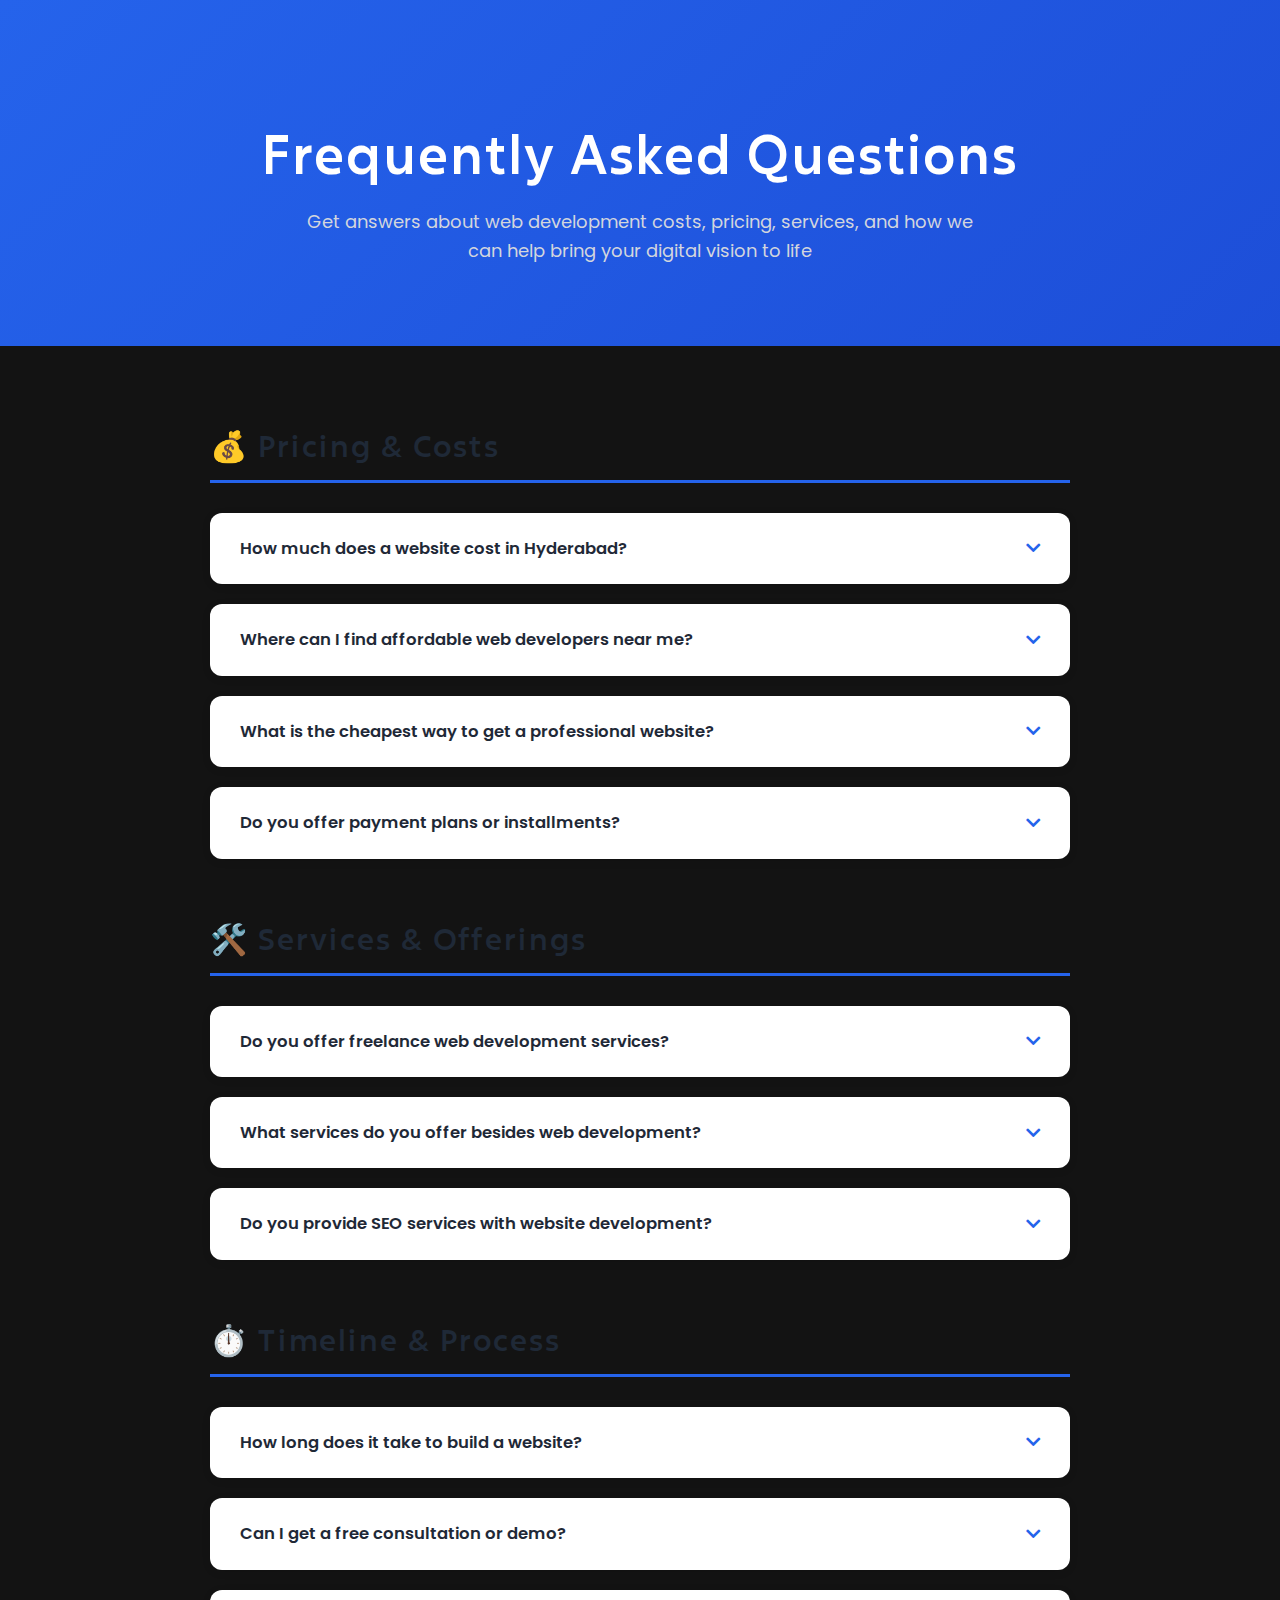
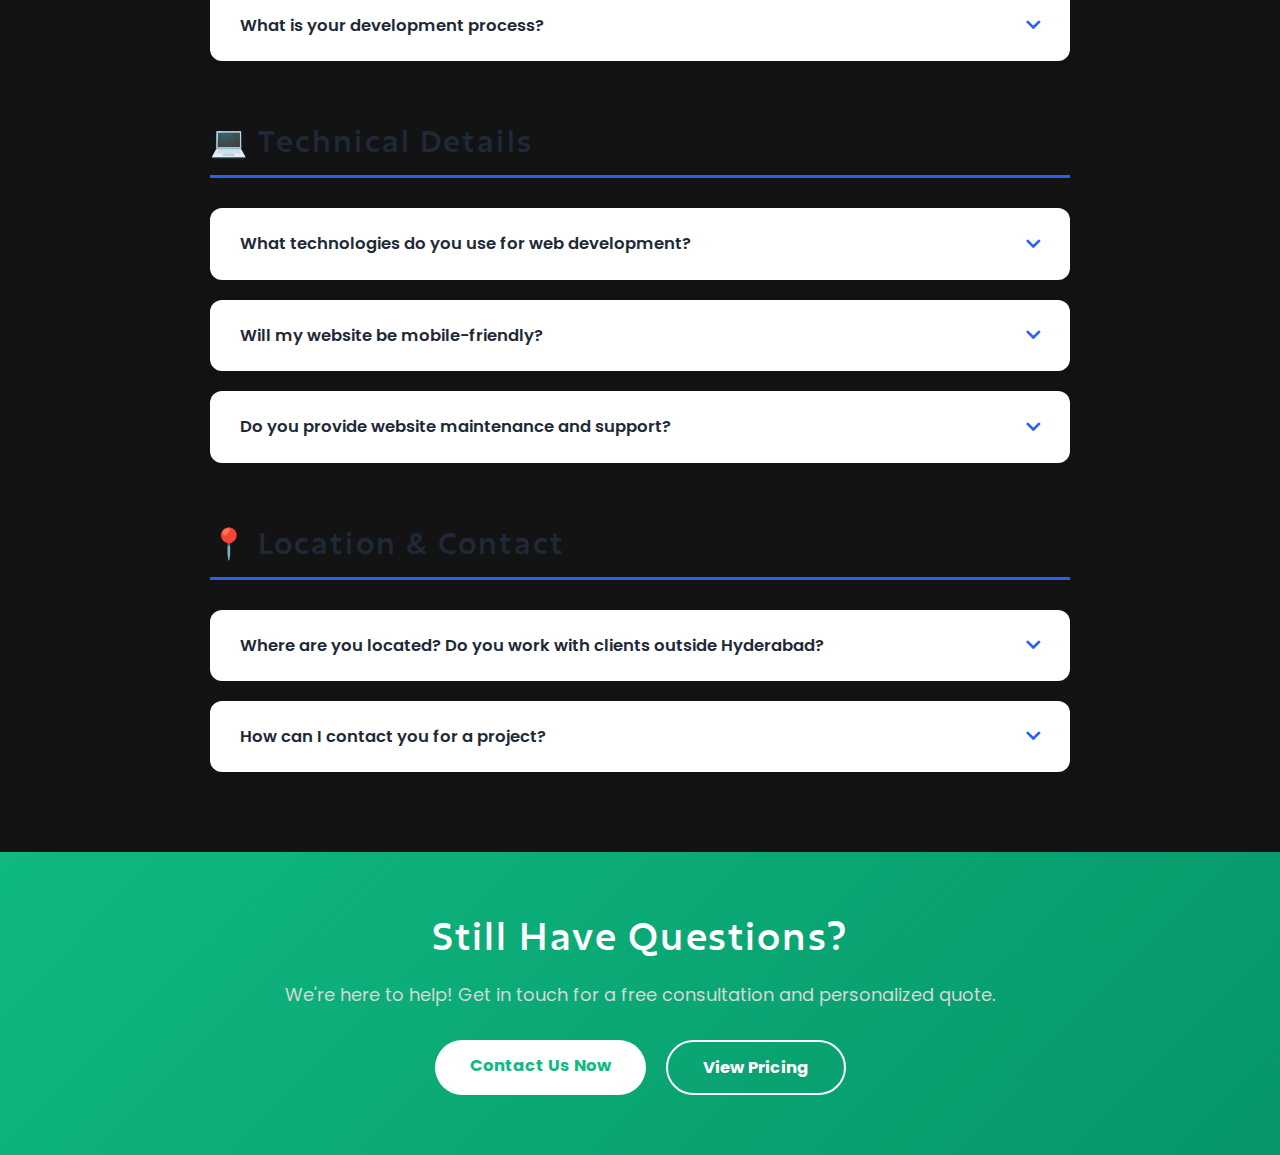
<file: faq.html>
<!doctype html>
<html class="no-js" lang="en">
<head>
    <meta charset="utf-8">
    <meta name="viewport" content="width=device-width, initial-scale=1">
    
    <!-- Primary Meta Tags -->
    <title>FAQ - Web Development Pricing & Services | How Much Does a Website Cost? | CodeServe</title>
    <meta name="title" content="Web Development FAQ - Pricing, Services & Costs | Affordable Freelance Developers">
    <meta name="description" content="Find answers to common questions: How much does a website cost? Where to find affordable web developers near me? Website development pricing in Hyderabad. Get transparent pricing for web development, mobile apps, SEO services, and digital marketing.">
    <meta name="keywords" content="website cost, web development price, how much does website cost, affordable web developer near me, cheap website development, freelance developer rates, web development pricing Hyderabad, app development cost, SEO service price, digital marketing rates, website price list, budget web developer">
    <meta name="author" content="CodeServe Community">
    <meta name="robots" content="index, follow">
    
    <!-- Open Graph / Facebook -->
    <meta property="og:type" content="website">
    <meta property="og:url" content="https://codeservecommunity.netlify.app/faq.html">
    <meta property="og:title" content="Web Development FAQ - Pricing & Services | CodeServe">
    <meta property="og:description" content="Get answers about web development costs, pricing, and services. Transparent pricing for websites, apps, and digital marketing.">
    <meta property="og:image" content="https://codeservecommunity.netlify.app/assets/img/codeserve1.jpg">
    
    <!-- Twitter -->
    <meta property="twitter:card" content="summary_large_image">
    <meta property="twitter:url" content="https://codeservecommunity.netlify.app/faq.html">
    <meta property="twitter:title" content="Web Development FAQ - Pricing & Services">
    <meta property="twitter:description" content="Transparent pricing for web development, mobile apps, and digital services.">
    <meta property="twitter:image" content="https://codeservecommunity.netlify.app/assets/img/codeserve1.jpg">
    
    <!-- Favicon -->
    <link rel="icon" type="image/x-icon" href="/favicon.ico">
    <link rel="shortcut icon" type="image/x-icon" href="/favicon.ico">
    <link rel="apple-touch-icon" sizes="180x180" href="assets/img/apple-touch-icon.png">
    <link rel="icon" type="image/png" sizes="32x32" href="assets/img/favicon-32x32.png">
    <link rel="icon" type="image/png" sizes="16x16" href="assets/img/favicon-16x16.png">
    
    <!-- Canonical URL -->
    <link rel="canonical" href="https://codeservecommunity.netlify.app/faq.html">
    
    <!-- FAQ Schema.org structured data -->
    <script type="application/ld+json">
    {
      "@context": "https://schema.org",
      "@type": "FAQPage",
      "mainEntity": [
        {
          "@type": "Question",
          "name": "How much does a website cost in Hyderabad?",
          "acceptedAnswer": {
            "@type": "Answer",
            "text": "Website costs in Hyderabad vary by complexity: Basic websites start from ₹5,000-₹15,000, Business websites range from ₹15,000-₹50,000, E-commerce sites cost ₹30,000-₹1,00,000+, and Custom web applications start from ₹50,000+. CodeServe offers affordable pricing with transparent quotes."
          }
        },
        {
          "@type": "Question",
          "name": "Where can I find affordable web developers near me?",
          "acceptedAnswer": {
            "@type": "Answer",
            "text": "CodeServe Community is based in Hyderabad and offers affordable web development services. We provide freelance developers for custom websites, mobile apps, and digital solutions at budget-friendly prices. Contact us for a free consultation and quote."
          }
        },
        {
          "@type": "Question",
          "name": "What is the cheapest way to get a professional website?",
          "acceptedAnswer": {
            "@type": "Answer",
            "text": "The most affordable option is our Basic Website Package starting at ₹5,000, which includes a responsive design, 3-5 pages, mobile optimization, and basic SEO. We also offer a free demo so you can see our work quality before committing."
          }
        },
        {
          "@type": "Question",
          "name": "Do you offer freelance web development services?",
          "acceptedAnswer": {
            "@type": "Answer",
            "text": "Yes! CodeServe is a community of expert freelance developers specializing in web development, mobile apps, SEO, digital marketing, and more. We offer flexible pricing and personalized service for startups, small businesses, and enterprises."
          }
        },
        {
          "@type": "Question",
          "name": "How long does it take to build a website?",
          "acceptedAnswer": {
            "@type": "Answer",
            "text": "Timeline depends on complexity: Basic websites take 1-2 weeks, Business websites take 2-4 weeks, E-commerce sites take 4-8 weeks, and Custom applications take 8+ weeks. We provide detailed timelines during consultation."
          }
        },
        {
          "@type": "Question",
          "name": "What services do you offer besides web development?",
          "acceptedAnswer": {
            "@type": "Answer",
            "text": "We offer comprehensive digital services: Mobile app development (iOS/Android), SEO optimization, Digital marketing, Logo design, E-commerce development, Custom software, AI chatbots, and ATS-optimized resume writing."
          }
        },
        {
          "@type": "Question",
          "name": "Do you provide SEO services with website development?",
          "acceptedAnswer": {
            "@type": "Answer",
            "text": "Yes! All our websites include basic SEO optimization. We also offer advanced SEO packages starting from ₹8,000/month including keyword research, on-page optimization, content strategy, and performance tracking."
          }
        },
        {
          "@type": "Question",
          "name": "Can I get a free consultation or demo?",
          "acceptedAnswer": {
            "@type": "Answer",
            "text": "Absolutely! We offer free consultations and can create a demo/prototype of your project so you can see our work quality before making any commitment. Visit our pricing page to request a free demo."
          }
        }
      ]
    }
    </script>

    <link href="https://fonts.googleapis.com/css2?family=Montserrat:wght@700&display=swap" rel="stylesheet">
    <link href="assets/css/plugins.css" rel="stylesheet"/>
    <link rel="stylesheet" href="assets/css/style.css">
    
    <style>
        .main-logo .logo-text {
            font-family: 'Montserrat', sans-serif;
            font-weight: 700;
            font-size: 26px;
        }
        
        .faq-hero {
            background: linear-gradient(135deg, #2563eb 0%, #1d4ed8 100%);
            color: white;
            padding: 120px 0 80px;
            text-align: center;
        }
        
        .faq-hero h1 {
            font-size: clamp(2rem, 5vw, 3.5rem);
            margin-bottom: 20px;
        }
        
        .faq-hero p {
            font-size: 1.2rem;
            max-width: 700px;
            margin: 0 auto;
            opacity: 0.95;
        }
        
        .faq-container {
            max-width: 900px;
            margin: 80px auto;
            padding: 0 20px;
        }
        
        .faq-category {
            margin-bottom: 60px;
        }
        
        .faq-category h2 {
            font-size: 2rem;
            color: #1f2937;
            margin-bottom: 30px;
            padding-bottom: 15px;
            border-bottom: 3px solid #2563eb;
        }
        
        .faq-item {
            background: white;
            border-radius: 12px;
            margin-bottom: 20px;
            box-shadow: 0 2px 8px rgba(0,0,0,0.1);
            overflow: hidden;
            transition: all 0.3s ease;
        }
        
        .faq-item:hover {
            box-shadow: 0 4px 16px rgba(0,0,0,0.15);
        }
        
        .faq-question {
            padding: 25px 30px;
            cursor: pointer;
            display: flex;
            justify-content: space-between;
            align-items: center;
            font-weight: 600;
            font-size: 1.1rem;
            color: #1f2937;
            transition: background 0.3s ease;
        }
        
        .faq-question:hover {
            background: #f8fafc;
        }
        
        .faq-question i {
            color: #2563eb;
            transition: transform 0.3s ease;
        }
        
        .faq-item.active .faq-question i {
            transform: rotate(180deg);
        }
        
        .faq-answer {
            max-height: 0;
            overflow: hidden;
            transition: max-height 0.3s ease, padding 0.3s ease;
            padding: 0 30px;
        }
        
        .faq-item.active .faq-answer {
            max-height: 500px;
            padding: 0 30px 25px;
        }
        
        .faq-answer p {
            color: #4b5563;
            line-height: 1.8;
            font-size: 1rem;
        }
        
        .faq-answer ul {
            margin: 15px 0;
            padding-left: 20px;
        }
        
        .faq-answer li {
            margin-bottom: 8px;
            color: #4b5563;
        }
        
        .faq-answer strong {
            color: #2563eb;
        }
        
        .cta-section {
            background: linear-gradient(135deg, #10b981 0%, #059669 100%);
            color: white;
            padding: 60px 20px;
            text-align: center;
            margin: 80px 0 0;
        }
        
        .cta-section h2 {
            font-size: 2.5rem;
            margin-bottom: 20px;
        }
        
        .cta-section p {
            font-size: 1.2rem;
            margin-bottom: 30px;
            opacity: 0.95;
        }
        
        .cta-buttons {
            display: flex;
            gap: 20px;
            justify-content: center;
            flex-wrap: wrap;
        }
        
        .cta-btn {
            padding: 15px 35px;
            border-radius: 30px;
            font-weight: 700;
            font-size: 1.1rem;
            text-decoration: none;
            transition: all 0.3s ease;
        }
        
        .cta-btn-primary {
            background: white;
            color: #10b981;
        }
        
        .cta-btn-primary:hover {
            transform: translateY(-3px);
            box-shadow: 0 10px 25px rgba(0,0,0,0.2);
        }
        
        .cta-btn-secondary {
            background: transparent;
            color: white;
            border: 2px solid white;
        }
        
        .cta-btn-secondary:hover {
            background: white;
            color: #10b981;
        }
    </style>
</head>

<body class="v-dark dsn-ajax">

<!-- ========== Menu ========== -->
<header id="site_menu_header" class="site-header dsn-container d-none dsn-hamburger">
    <div class="main-logo">
        <a href="index.html" data-dsn-text="Code.Serve" class="custom-logo-link main-brand effect-ajax" rel="home">
            <span class="logo-text">
                <span class="logo-text-code" style="color: white;">Code</span><span class="logo-text-serve" style="color: #387cf9;">.Serve</span>
            </span>
        </a>
    </div>
    <nav class="main-navigation">
        <div class="menu-cover-title header-container dsn-container">MENU</div>
        <ul id="dsn-primary-list" class="primary-nav h2">
            <li class="nav-item"><a title="Home" href="index.html"><span class="overflow">Home</span></a></li>
            <li class="nav-item"><a title="Services" href="services.html"><span class="overflow">Services</span></a></li>
            <li class="nav-item"><a title="Our Work" href="portfolio.html"><span class="overflow">Our Work</span></a></li>
            <li class="nav-item"><a title="About Us" href="about.html"><span class="overflow">About Us</span></a></li>
            <li class="nav-item"><a title="Pricing" href="pricing.html"><span class="overflow">Pricing</span></a></li>
            <li class="nav-item"><a title="FAQ" href="faq.html"><span class="overflow">FAQ</span></a></li>
            <li class="nav-item"><a title="Contact" href="contact.html"><span class="overflow">Contact</span></a></li>
        </ul>
        <div class="container-content d-flex flex-column justify-content-center section-margin">
            <div class="nav__info">
                <div class="nav-content">
                    <h5 class="sm-title-block mb-10">Studio</h5>
                    Hyderabad, India
                </div>
                <div class="nav-content mt-30">
                    <h5 class="sm-title-block mb-10">Contact</h5>
                    <p class="links over-hidden mb-1"><a class="link-hover d-block" href="tel:+919346142139" data-hover-text="+91 9346 142 139">+91 9346 142 139</a></p>
                    <p class="links over-hidden mb-1"><a class="link-hover d-block" href="tel:+918074403355" data-hover-text="+91 8074 403 355">+91 8074 403 355</a></p>
                    <p class="links over-hidden"><a class="link-hover" href="mailto:codeserve.contact@gmail.com" data-hover-text="codeserve.contact@gmail.com">codeserve.contact@gmail.com</a></p>
                </div>
            </div>
            <div class="nav-social nav-content mt-30">
                <div class="nav-social-inner p-relative">
                    <h5 class="sm-title-block mb-10">Follow us</h5>
                    <ul>
                        <li><a href="#0" target="_blank" rel="nofollow noopener noreferrer">Dribbble.</a></li>
                        <li><a href="#0" target="_blank" rel="nofollow noopener noreferrer">Behance.</a></li>
                        <li><a href="#0" target="_blank" rel="nofollow noopener noreferrer">Linkedin.</a></li>
                        <li><a href="#0" target="_blank" rel="nofollow noopener noreferrer">Twitter.</a></li>
                    </ul>
                </div>
            </div>
        </div>
    </nav>
    <div id="navbar_toggle" class="navbar-toggle">
        <div class="toggle-icon">
            <div class="toggle-line"></div>
            <div class="toggle-line"></div>
            <div class="toggle-line"></div>
        </div>
        <div class="toggle-text">
            <div class="text-menu">Menu</div>
            <div class="text-open">Open</div>
            <div class="text-close">Close</div>
        </div>
    </div>
    <div class="bg-load background-main"></div>
    <svg width="100%" height="100%" viewBox="0 0 100 100" preserveAspectRatio="none" class="bg-load dsn-svg-transition">
        <path vector-effect="non-scaling-stroke" d="M 0 100 V 100 Q 50 100 100 100 V 100 z"/>
    </svg>
</header>
<!-- ========== End Menu ========== -->

<main id="main_root" class="main-root">
    <!-- Hero Section -->
    <section class="faq-hero">
        <div class="container">
            <h1>Frequently Asked Questions</h1>
            <p>Get answers about web development costs, pricing, services, and how we can help bring your digital vision to life</p>
        </div>
    </section>

    <!-- FAQ Content -->
    <div class="faq-container">
        
        <!-- Pricing Questions -->
        <div class="faq-category">
            <h2>💰 Pricing & Costs</h2>
            
            <div class="faq-item">
                <div class="faq-question">
                    <span>How much does a website cost in Hyderabad?</span>
                    <i class="fas fa-chevron-down"></i>
                </div>
                <div class="faq-answer">
                    <p>Website costs in Hyderabad vary based on complexity and features:</p>
                    <ul>
                        <li><strong>Basic Website:</strong> ₹5,000 - ₹15,000 (3-5 pages, responsive design, basic SEO)</li>
                        <li><strong>Business Website:</strong> ₹15,000 - ₹50,000 (10+ pages, custom design, CMS, advanced features)</li>
                        <li><strong>E-commerce Website:</strong> ₹30,000 - ₹1,00,000+ (product catalog, payment gateway, inventory management)</li>
                        <li><strong>Custom Web Application:</strong> ₹50,000+ (complex functionality, database integration, user authentication)</li>
                    </ul>
                    <p>At CodeServe, we offer transparent pricing with no hidden costs. <a href="pricing.html">View our detailed pricing packages</a> or request a free quote!</p>
                </div>
            </div>

            <div class="faq-item">
                <div class="faq-question">
                    <span>Where can I find affordable web developers near me?</span>
                    <i class="fas fa-chevron-down"></i>
                </div>
                <div class="faq-answer">
                    <p>CodeServe Community is based in <strong>Hyderabad, India</strong> and offers affordable, high-quality web development services. We're a team of expert freelance developers who specialize in:</p>
                    <ul>
                        <li>Custom website development</li>
                        <li>Mobile app development (iOS & Android)</li>
                        <li>E-commerce solutions</li>
                        <li>SEO and digital marketing</li>
                        <li>Logo design and branding</li>
                    </ul>
                    <p>We serve clients locally in Hyderabad and remotely across India and worldwide. <a href="contact.html">Contact us</a> for a free consultation!</p>
                </div>
            </div>

            <div class="faq-item">
                <div class="faq-question">
                    <span>What is the cheapest way to get a professional website?</span>
                    <i class="fas fa-chevron-down"></i>
                </div>
                <div class="faq-answer">
                    <p>Our <strong>Basic Website Package</strong> starting at <strong>₹5,000</strong> is the most affordable option for getting a professional, custom-built website. This includes:</p>
                    <ul>
                        <li>Responsive design (mobile-friendly)</li>
                        <li>3-5 pages (Home, About, Services, Contact, etc.)</li>
                        <li>Basic SEO optimization</li>
                        <li>Fast loading speed</li>
                        <li>1 month of free support</li>
                    </ul>
                    <p>We also offer a <strong>FREE DEMO</strong> so you can see our work quality before committing. <a href="pricing.html">Request your free demo now!</a></p>
                </div>
            </div>

            <div class="faq-item">
                <div class="faq-question">
                    <span>Do you offer payment plans or installments?</span>
                    <i class="fas fa-chevron-down"></i>
                </div>
                <div class="faq-answer">
                    <p>Yes! We understand budget constraints, especially for startups and small businesses. We offer flexible payment options:</p>
                    <ul>
                        <li><strong>50% upfront, 50% on completion</strong> (standard for most projects)</li>
                        <li><strong>Monthly installments</strong> for larger projects (3-6 months)</li>
                        <li><strong>Milestone-based payments</strong> for custom applications</li>
                    </ul>
                    <p>Contact us to discuss a payment plan that works for your budget!</p>
                </div>
            </div>
        </div>

        <!-- Service Questions -->
        <div class="faq-category">
            <h2>🛠️ Services & Offerings</h2>
            
            <div class="faq-item">
                <div class="faq-question">
                    <span>Do you offer freelance web development services?</span>
                    <i class="fas fa-chevron-down"></i>
                </div>
                <div class="faq-answer">
                    <p><strong>Yes!</strong> CodeServe is a community of expert freelance developers. We offer personalized, flexible services including:</p>
                    <ul>
                        <li>Custom website development (HTML, CSS, JavaScript, React, Node.js)</li>
                        <li>Mobile app development (iOS, Android, React Native)</li>
                        <li>E-commerce platforms (Shopify, WooCommerce, custom solutions)</li>
                        <li>SEO optimization and digital marketing</li>
                        <li>Logo design and brand identity</li>
                        <li>AI chatbots and automation</li>
                        <li>ATS-optimized resume writing</li>
                    </ul>
                    <p>We work with startups, small businesses, and enterprises. <a href="services.html">Explore all our services</a>.</p>
                </div>
            </div>

            <div class="faq-item">
                <div class="faq-question">
                    <span>What services do you offer besides web development?</span>
                    <i class="fas fa-chevron-down"></i>
                </div>
                <div class="faq-answer">
                    <p>We're a full-service digital agency offering:</p>
                    <ul>
                        <li><strong>Mobile App Development:</strong> iOS, Android, cross-platform apps</li>
                        <li><strong>SEO Services:</strong> Keyword research, on-page/off-page optimization, content strategy</li>
                        <li><strong>Digital Marketing:</strong> Social media marketing, Google Ads, email campaigns</li>
                        <li><strong>Logo Design:</strong> Professional brand identity and graphic design</li>
                        <li><strong>E-commerce Solutions:</strong> Online stores with payment integration</li>
                        <li><strong>Custom Software:</strong> Enterprise applications, CRM, ERP systems</li>
                        <li><strong>AI Chatbots:</strong> Automated customer support solutions</li>
                        <li><strong>Resume Writing:</strong> ATS-optimized resumes for tech professionals</li>
                    </ul>
                </div>
            </div>

            <div class="faq-item">
                <div class="faq-question">
                    <span>Do you provide SEO services with website development?</span>
                    <i class="fas fa-chevron-down"></i>
                </div>
                <div class="faq-answer">
                    <p><strong>Yes!</strong> All our websites include <strong>basic SEO optimization</strong> at no extra cost:</p>
                    <ul>
                        <li>Meta tags and descriptions</li>
                        <li>Mobile-friendly responsive design</li>
                        <li>Fast loading speed optimization</li>
                        <li>Clean URL structure</li>
                        <li>Basic keyword optimization</li>
                    </ul>
                    <p>We also offer <strong>Advanced SEO Packages</strong> starting from <strong>₹8,000/month</strong> including:</p>
                    <ul>
                        <li>Comprehensive keyword research</li>
                        <li>Content strategy and creation</li>
                        <li>Link building and outreach</li>
                        <li>Monthly performance reports</li>
                        <li>Google Analytics setup and tracking</li>
                    </ul>
                </div>
            </div>
        </div>

        <!-- Process Questions -->
        <div class="faq-category">
            <h2>⏱️ Timeline & Process</h2>
            
            <div class="faq-item">
                <div class="faq-question">
                    <span>How long does it take to build a website?</span>
                    <i class="fas fa-chevron-down"></i>
                </div>
                <div class="faq-answer">
                    <p>Timeline depends on project complexity:</p>
                    <ul>
                        <li><strong>Basic Website:</strong> 1-2 weeks</li>
                        <li><strong>Business Website:</strong> 2-4 weeks</li>
                        <li><strong>E-commerce Website:</strong> 4-8 weeks</li>
                        <li><strong>Custom Web Application:</strong> 8-16 weeks</li>
                        <li><strong>Mobile App:</strong> 8-12 weeks</li>
                    </ul>
                    <p>We provide detailed project timelines during the initial consultation and keep you updated throughout development.</p>
                </div>
            </div>

            <div class="faq-item">
                <div class="faq-question">
                    <span>Can I get a free consultation or demo?</span>
                    <i class="fas fa-chevron-down"></i>
                </div>
                <div class="faq-answer">
                    <p><strong>Absolutely!</strong> We offer:</p>
                    <ul>
                        <li><strong>Free Consultation:</strong> Discuss your project requirements, get expert advice, and receive a detailed quote</li>
                        <li><strong>Free Demo/Prototype:</strong> We can create a demo or prototype of your project so you can see our work quality before making any commitment</li>
                        <li><strong>No Obligation:</strong> There's no pressure to proceed after the demo</li>
                    </ul>
                    <p><a href="pricing.html">Request your free demo now</a> or <a href="contact.html">schedule a consultation</a>!</p>
                </div>
            </div>

            <div class="faq-item">
                <div class="faq-question">
                    <span>What is your development process?</span>
                    <i class="fas fa-chevron-down"></i>
                </div>
                <div class="faq-answer">
                    <p>Our proven 5-step process ensures quality and transparency:</p>
                    <ul>
                        <li><strong>1. Discovery:</strong> Understand your goals, target audience, and requirements</li>
                        <li><strong>2. Planning:</strong> Create wireframes, design mockups, and project timeline</li>
                        <li><strong>3. Development:</strong> Build your website/app with regular progress updates</li>
                        <li><strong>4. Testing:</strong> Thorough quality assurance, bug fixes, and optimization</li>
                        <li><strong>5. Launch & Support:</strong> Deploy your project and provide ongoing support</li>
                    </ul>
                    <p>You'll have direct communication with our team throughout the entire process.</p>
                </div>
            </div>
        </div>

        <!-- Technical Questions -->
        <div class="faq-category">
            <h2>💻 Technical Details</h2>
            
            <div class="faq-item">
                <div class="faq-question">
                    <span>What technologies do you use for web development?</span>
                    <i class="fas fa-chevron-down"></i>
                </div>
                <div class="faq-answer">
                    <p>We use modern, industry-standard technologies:</p>
                    <ul>
                        <li><strong>Frontend:</strong> HTML5, CSS3, JavaScript, React, Vue.js, Angular</li>
                        <li><strong>Backend:</strong> Node.js, Python, PHP, Java</li>
                        <li><strong>Mobile:</strong> React Native, Flutter, Swift (iOS), Kotlin (Android)</li>
                        <li><strong>Databases:</strong> MongoDB, MySQL, PostgreSQL, Firebase</li>
                        <li><strong>CMS:</strong> WordPress, Shopify, custom solutions</li>
                        <li><strong>Cloud:</strong> AWS, Google Cloud, Azure, Netlify</li>
                    </ul>
                    <p>We choose the best technology stack based on your specific project requirements.</p>
                </div>
            </div>

            <div class="faq-item">
                <div class="faq-question">
                    <span>Will my website be mobile-friendly?</span>
                    <i class="fas fa-chevron-down"></i>
                </div>
                <div class="faq-answer">
                    <p><strong>Yes, 100%!</strong> All our websites are:</p>
                    <ul>
                        <li><strong>Fully responsive</strong> - works perfectly on all devices (desktop, tablet, mobile)</li>
                        <li><strong>Mobile-first design</strong> - optimized for mobile users</li>
                        <li><strong>Fast loading</strong> - optimized for mobile networks</li>
                        <li><strong>Touch-friendly</strong> - easy navigation on touchscreens</li>
                    </ul>
                    <p>Mobile responsiveness is included in all our packages at no extra cost!</p>
                </div>
            </div>

            <div class="faq-item">
                <div class="faq-question">
                    <span>Do you provide website maintenance and support?</span>
                    <i class="fas fa-chevron-down"></i>
                </div>
                <div class="faq-answer">
                    <p><strong>Yes!</strong> We offer comprehensive maintenance and support:</p>
                    <ul>
                        <li><strong>Free Support:</strong> 1 month included with all projects</li>
                        <li><strong>Monthly Maintenance:</strong> Starting from ₹2,000/month (updates, backups, security)</li>
                        <li><strong>On-Demand Support:</strong> Pay-as-you-go for occasional updates</li>
                        <li><strong>Emergency Support:</strong> Available for critical issues</li>
                    </ul>
                    <p>We're here to ensure your website runs smoothly long after launch!</p>
                </div>
            </div>
        </div>

        <!-- Location & Contact -->
        <div class="faq-category">
            <h2>📍 Location & Contact</h2>
            
            <div class="faq-item">
                <div class="faq-question">
                    <span>Where are you located? Do you work with clients outside Hyderabad?</span>
                    <i class="fas fa-chevron-down"></i>
                </div>
                <div class="faq-answer">
                    <p>We're based in <strong>Hyderabad, India</strong>, but we work with clients:</p>
                    <ul>
                        <li><strong>Locally:</strong> In-person meetings available in Hyderabad</li>
                        <li><strong>Across India:</strong> Remote collaboration via video calls</li>
                        <li><strong>Internationally:</strong> We've worked with clients worldwide</li>
                    </ul>
                    <p>Distance is no barrier - we use modern collaboration tools to ensure smooth communication regardless of location!</p>
                </div>
            </div>

            <div class="faq-item">
                <div class="faq-question">
                    <span>How can I contact you for a project?</span>
                    <i class="fas fa-chevron-down"></i>
                </div>
                <div class="faq-answer">
                    <p>We'd love to hear from you! Contact us via:</p>
                    <ul>
                        <li><strong>Phone:</strong> +91 9346 142 139 / +91 8074 403 355</li>
                        <li><strong>Email:</strong> codeserve.contact@gmail.com</li>
                        <li><strong>Contact Form:</strong> <a href="contact.html">Fill out our contact form</a></li>
                        <li><strong>WhatsApp:</strong> Available on our website (bottom right corner)</li>
                    </ul>
                    <p>We typically respond within 24 hours!</p>
                </div>
            </div>
        </div>

    </div>

    <!-- CTA Section -->
    <section class="cta-section">
        <div class="container">
            <h2>Still Have Questions?</h2>
            <p>We're here to help! Get in touch for a free consultation and personalized quote.</p>
            <div class="cta-buttons">
                <a href="contact.html" class="cta-btn cta-btn-primary">Contact Us Now</a>
                <a href="pricing.html" class="cta-btn cta-btn-secondary">View Pricing</a>
            </div>
        </div>
    </section>

</main>

<script src="assets/js/jquery-3.1.1.min.js"></script>
<script src="assets/js/plugins.min.js"></script>
<script src="assets/js/custom.js"></script>

<script>
// FAQ Accordion functionality
document.querySelectorAll('.faq-question').forEach(question => {
    question.addEventListener('click', () => {
        const faqItem = question.parentElement;
        const isActive = faqItem.classList.contains('active');
        
        // Close all other FAQ items
        document.querySelectorAll('.faq-item').forEach(item => {
            item.classList.remove('active');
        });
        
        // Toggle current item
        if (!isActive) {
            faqItem.classList.add('active');
        }
    });
});
</script>

</body>
</html>
</file>
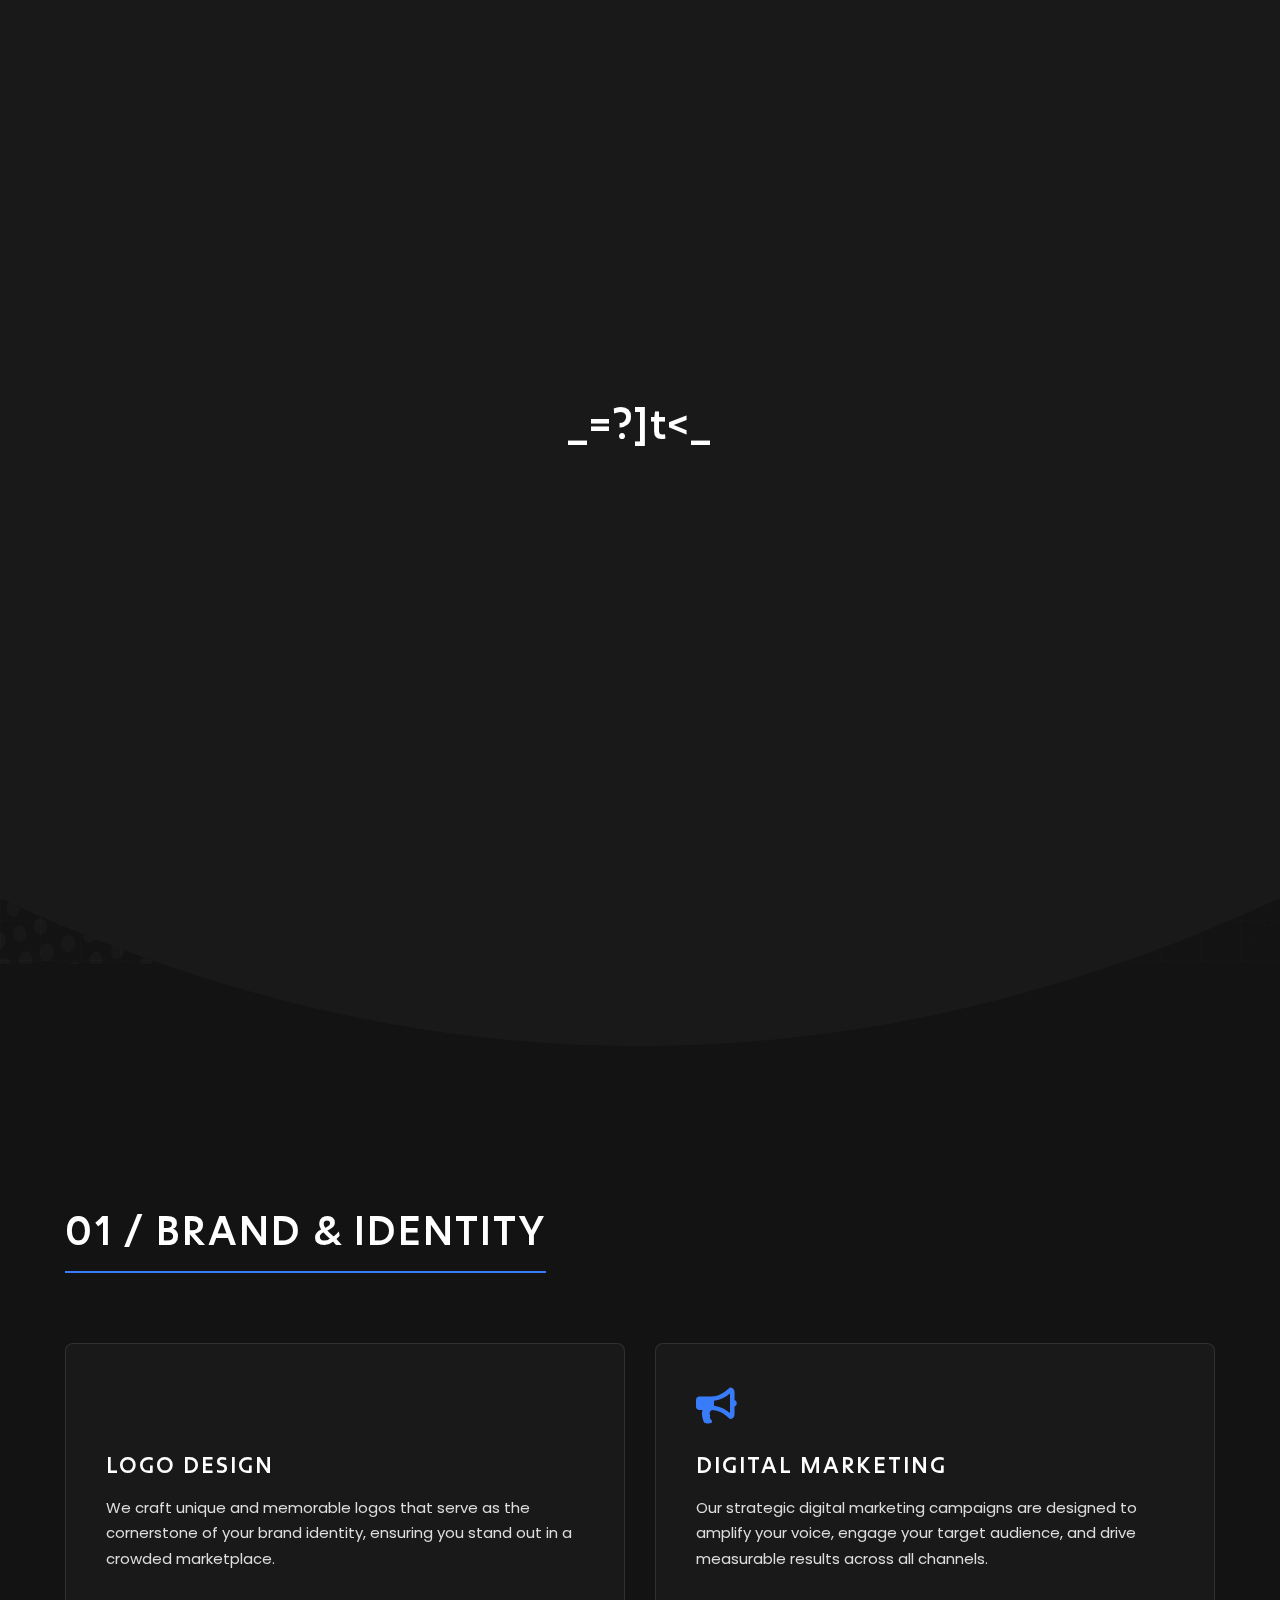
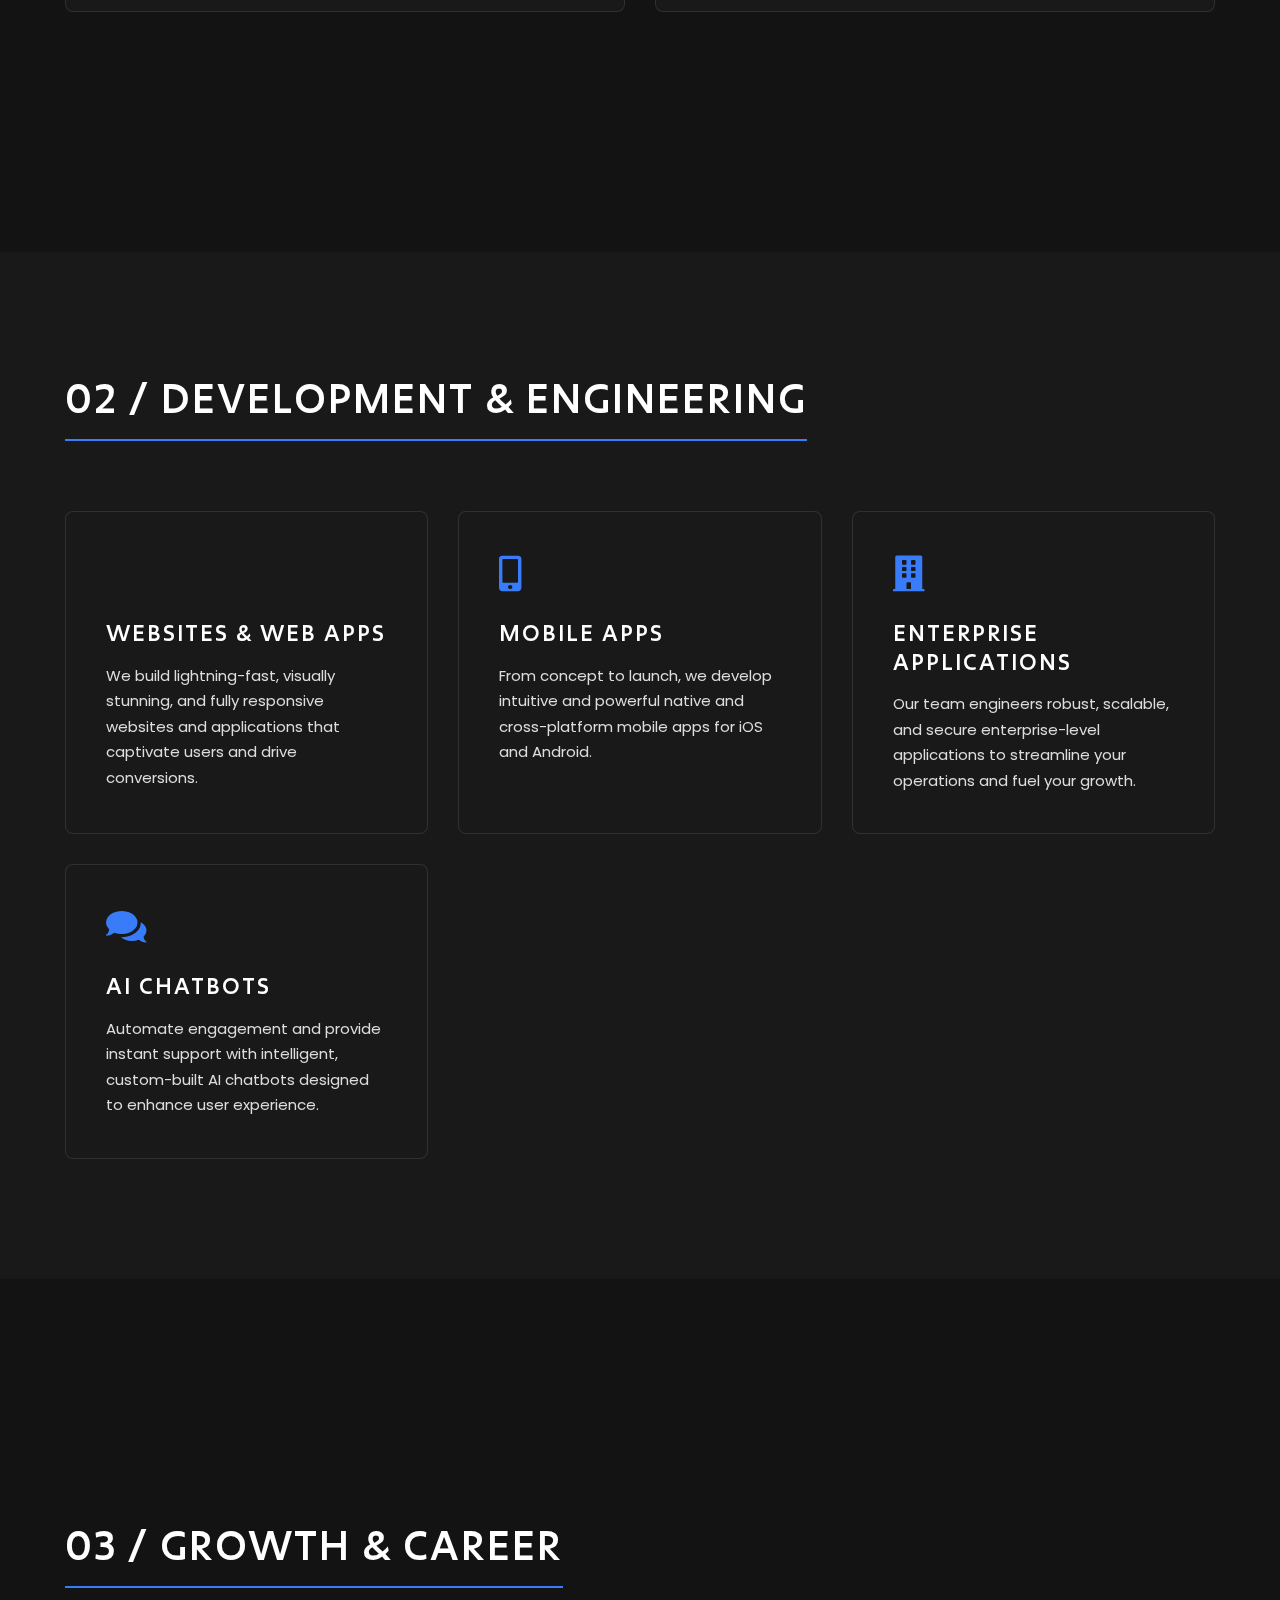
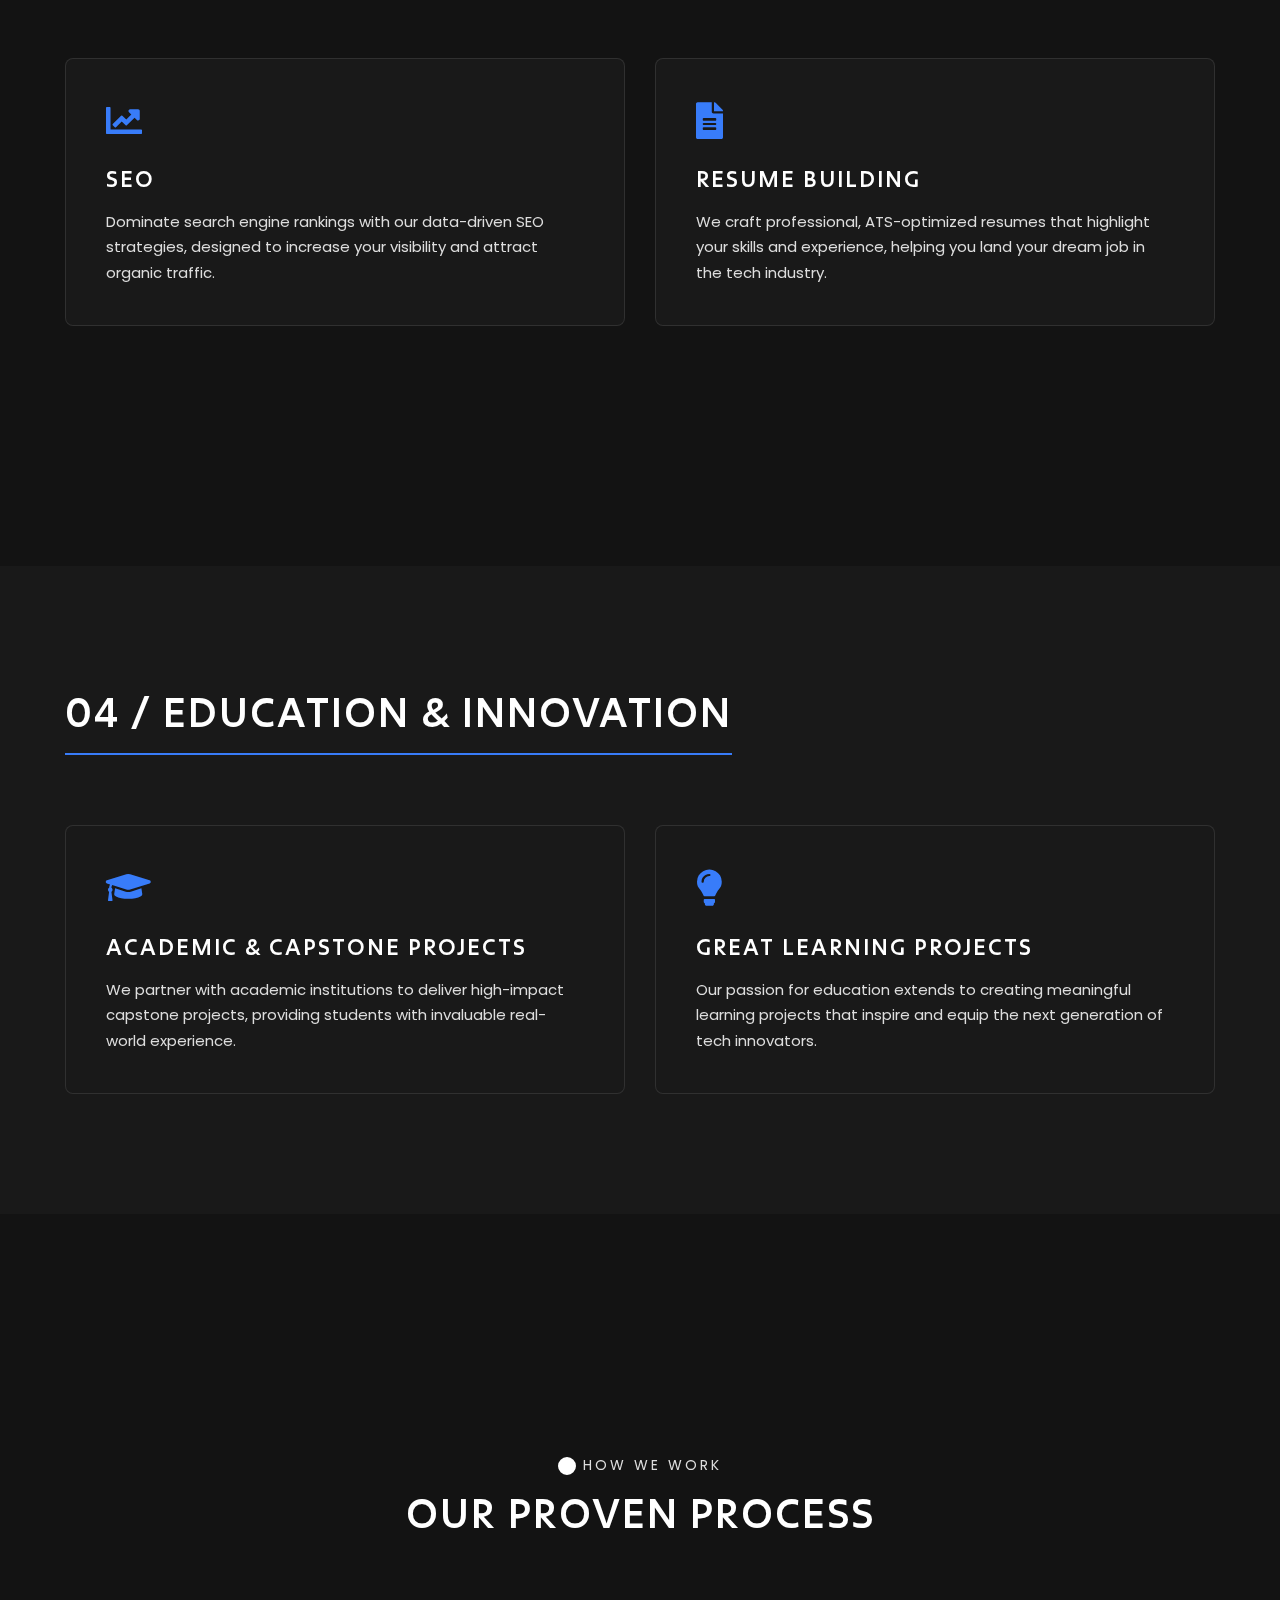
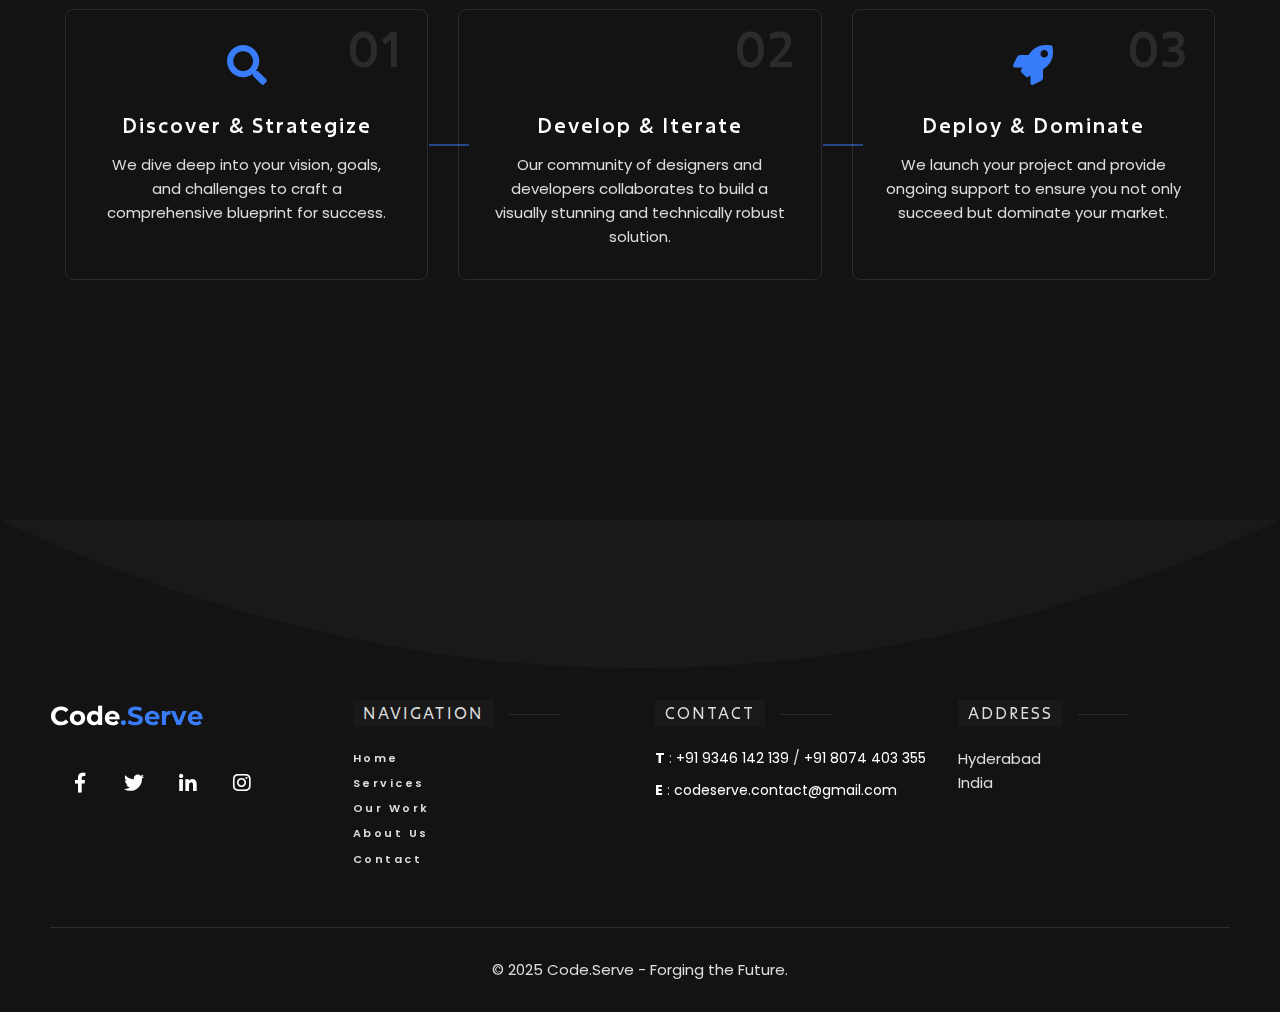
<file: services.html>
<!doctype html>
<html class="no-js" lang="">

<head>
    <meta charset="utf-8">
    <meta name="viewport" content="width=device-width, initial-scale=1">
    
    <!-- Primary Meta Tags -->
    <title>Web Development Services - Mobile Apps, SEO & Digital Solutions | CodeServe Hyderabad</title>
    <meta name="title" content="Web Development Services - Mobile Apps, SEO & Digital Solutions | CodeServe Hyderabad">
    <meta name="description" content="Professional web development services in Hyderabad: Custom websites, mobile apps, e-commerce platforms, SEO optimization, logo design, and ATS resume services. Expert developers delivering cutting-edge digital solutions.">
    <meta name="keywords" content="web development services, mobile app development Hyderabad, SEO services India, e-commerce development, custom website design, React development, Node.js services, digital marketing Hyderabad, logo design services, ATS resume writing">
    <meta name="author" content="CodeServe Community">
    <meta name="robots" content="index, follow">
    
    <!-- Open Graph / Facebook -->
    <meta property="og:type" content="website">
    <meta property="og:url" content="https://codeservecommunity.netlify.app/services.html">
    <meta property="og:title" content="Professional Web Development & Digital Services | CodeServe">
    <meta property="og:description" content="Expert web development, mobile apps, SEO, and digital solutions in Hyderabad. Transform your business with our professional development services.">
    <meta property="og:image" content="https://codeservecommunity.netlify.app/assets/img/codeserve2.jpg">
    
    <!-- Twitter -->
    <meta property="twitter:card" content="summary_large_image">
    <meta property="twitter:url" content="https://codeservecommunity.netlify.app/services.html">
    <meta property="twitter:title" content="Professional Web Development & Digital Services | CodeServe">
    <meta property="twitter:description" content="Expert web development, mobile apps, SEO, and digital solutions in Hyderabad.">
    <meta property="twitter:image" content="https://codeservecommunity.netlify.app/assets/img/codeserve2.jpg">
    
    <!-- Favicon -->
    <link rel="icon" type="image/x-icon" href="/favicon.ico">
    <link rel="shortcut icon" type="image/x-icon" href="/favicon.ico">
    <link rel="apple-touch-icon" sizes="180x180" href="assets/img/apple-touch-icon.png">
    <link rel="icon" type="image/png" sizes="32x32" href="assets/img/favicon-32x32.png">
    <link rel="icon" type="image/png" sizes="16x16" href="assets/img/favicon-16x16.png">
    
    <!-- Canonical URL -->
    <link rel="canonical" href="https://codeservecommunity.netlify.app/services.html">
    
    <!-- Schema.org structured data for Services -->
    <script type="application/ld+json">
    {
      "@context": "https://schema.org",
      "@type": "Service",
      "name": "Web Development & Digital Services",
      "provider": {
        "@type": "Organization",
        "name": "CodeServe Community",
        "url": "https://codeservecommunity.netlify.app/"
      },
      "serviceType": "Web Development",
      "description": "Professional web development, mobile app development, SEO services, and digital solutions",
      "areaServed": {
        "@type": "Place",
        "name": "Hyderabad, India"
      },
      "hasOfferCatalog": {
        "@type": "OfferCatalog",
        "name": "Digital Services",
        "itemListElement": [
          {
            "@type": "Offer",
            "itemOffered": {
              "@type": "Service",
              "name": "Website Development",
              "description": "Custom responsive websites and web applications"
            }
          },
          {
            "@type": "Offer",
            "itemOffered": {
              "@type": "Service",
              "name": "Mobile App Development",
              "description": "Native and cross-platform mobile applications"
            }
          },
          {
            "@type": "Offer",
            "itemOffered": {
              "@type": "Service",
              "name": "SEO Services",
              "description": "Search engine optimization and digital marketing"
            }
          }
        ]
      }
    }
    </script>

    <link href="https://fonts.googleapis.com/css2?family=Montserrat:wght@700&display=swap" rel="stylesheet">
    <link href="assets/css/plugins.css" rel="stylesheet"/>
    <link rel="stylesheet" href="assets/css/style.css">
    <!-- Link to the new custom CSS file for services -->
    <link rel="stylesheet" href="assets/css/services-style.css">

    <style>
        .main-logo .logo-text {
            font-family: 'Montserrat', sans-serif;
            font-weight: 700;
            font-size: 26px;
        }
    </style>
</head>

<body class="v-dark dsn-ajax">

<div id="dsn_preloader" class="preloader">
    <div class="preloader-scramble-container">
        <div class="preloader-scramble">
            <h1 class="scramble-text"></h1>
        </div>
        <div class="preloader-logo-final">
            <h1><span style="color: white;">Code</span><span style="color: #387cf9;">.Serve</span></h1>
        </div>
    </div>
    <div class="bg-load background-section d-flex align-items-end">
        <svg class="dsn-separator-bottom dsn-icon-assistant-color" width="100%" height="100%" viewBox="0 0 100 10" preserveAspectRatio="none">
            <path class="path-anim separator__path" data-dsn-to="M 0 0 C 40 0 55 0 100 0 L 0 0 Z" vector-effect="non-scaling-stroke" d="M 0 0 C 40 16 75 10 100 0 L 0 0 Z"></path>
        </svg>
    </div>
</div>

<main id="main_root" class="main-root">

    <!-- ========== Menu ========== -->
    <header id="site_menu_header" class="site-header dsn-container d-none dsn-hamburger">
        <div class="main-logo">
            <a href="index.html" data-dsn-text="Code.Serve" class="custom-logo-link main-brand effect-ajax" rel="home" aria-current="page">
                <span class="logo-text">
                    <span class="logo-text-code" style="color: white;">Code</span><span class="logo-text-serve" style="color: #387cf9;">.Serve</span>
                </span>
            </a>
        </div>
        <nav class="main-navigation ">
            <div class="menu-cover-title header-container dsn-container">MENU</div>
            <ul id="dsn-primary-list" class="primary-nav h2">
                <li class="nav-item"><a title="Home" href="index.html"><span class="overflow">Home</span></a></li>
                <li class="nav-item"><a title="Services" href="services.html"><span class="overflow">Services</span></a></li>
                <li class="nav-item"><a title="Our Work" href="portfolio.html"><span class="overflow">Our Work</span></a></li>
                <li class="nav-item"><a title="About Us" href="about.html"><span class="overflow">About Us</span></a></li>
                <li class="nav-item"><a title="Contact" href="contact.html"><span class="overflow">Contact</span></a></li>
            </ul>
             <div class="container-content d-flex flex-column justify-content-center section-margin">
                <div class="nav__info">
                    <div class="nav-content">
                        <h5 class="sm-title-block mb-10">Studio</h5>
                        Hyderabad, India
                    </div>
                    <div class="nav-content mt-30">
                        <h5 class="sm-title-block mb-10">Contact</h5>
                        <p class="links over-hidden mb-1"><a class="link-hover d-block" href="tel:+919346142139" data-hover-text="+91 9346 142 139">+91 9346 142 139</a></p>
                        <p class="links over-hidden mb-1"><a class="link-hover d-block" href="tel:+918074403355" data-hover-text="+91 8074 403 355">+91 8074 403 355</a></p>
                        <p class="links over-hidden"><a class="link-hover" href="mailto:codeserve.contact@gmail.com" data-hover-text="codeserve.contact@gmail.com">codeserve.contact@gmail.com</a></p>
                    </div>
                </div>
                <div class="nav-social nav-content mt-30">
                    <div class="nav-social-inner p-relative">
                        <h5 class="sm-title-block mb-10">Follow us</h5>
                        <ul>
                            <li><a href="#0" target="_blank" rel="nofollow noopener noreferrer">Dribbble.</a></li>
                            <li><a href="#0" target="_blank" rel="nofollow noopener noreferrer">Behance.</a></li>
                            <li><a href="#0" target="_blank" rel="nofollow noopener noreferrer">Linkedin.</a></li>
                            <li><a href="#0" target="_blank" rel="nofollow noopener noreferrer">Twitter.</a></li>
                        </ul>
                    </div>
                </div>
            </div>
        </nav>
        <div id="navbar_toggle" class="navbar-toggle">
            <div class="toggle-icon">
                <div class="toggle-line"></div>
                <div class="toggle-line"></div>
                <div class="toggle-line"></div>
            </div>
            <div class="toggle-text">
                <div class="text-menu">Menu</div>
                <div class="text-open">Open</div>
                <div class="text-close">Close</div>
            </div>
        </div>
        <div class="bg-load background-main"></div>
        <svg width="100%" height="100%" viewBox="0 0 100 100" preserveAspectRatio="none" class="bg-load dsn-svg-transition">
            <path vector-effect="non-scaling-stroke" d="M 0 100 V 100 Q 50 100 100 100 V 100 z"/>
        </svg>
    </header>
    <!-- ========== End Menu ========== -->

    <!-- ========== Creative Hero Section ========== -->
    <header id="dsn_header" class="dsn-header-animation header-normal services-hero">
        <div class="animated-grid"></div>
        <div class="background-overlay bg-pattern p-absolute left-0 top-0 w-100 h-100"></div>
        <div class="entry-header p-relative over-hidden">
            <div id="hero_content" class="d-flex p-relative h-100 dsn-hero-parallax-title container align-items-center pb-section">
                <div class="content p-relative text-center">
                    <div class="intro-project w-100">
                        <div class="intro-title">
                            <p class="hero-tagline" data-dsn-animate="up">OUR SERVICES</p>
                            <div id="hero_title" class="mt-20" data-dsn-animate="up">
                                <h1 class="title-h2 text-upper tech-heading-glitch" data-text="Your Complete Digital Growth Engine">Your Complete Digital Growth Engine</h1>
                            </div>
                            <p class="mt-20 max-w750 m-auto hero-subtitle" data-dsn-animate="up">
                                We offer a full spectrum of digital services designed to build, launch, and scale your vision. From crafting a memorable brand identity to engineering complex enterprise applications, our community of experts is here to serve you.
                            </p>
                        </div>
                    </div>
                </div>
            </div>
        </div>
    </header>
    <!-- ========== End Creative Hero Section ========== -->

    <div id="page_wrapper" class="wrapper">
    
        <!-- ========== Services Section: Brand & Identity ========== -->
        <section class="services-category section-margin" data-dsn-animate="section">
            <div class="container">
                <div class="section-title mb-70">
                    <h2 class="title-h2 text-upper">01 / BRAND & IDENTITY</h2>
                </div>
                <div class="d-grid grid-lg-2 grid-sm-1 gap-40">
                    <div class="service-card" data-dsn-animate="up">
                        <div class="service-card-icon"><i class="fas fa-palette"></i></div>
                        <h4 class="service-card-title">Logo Design</h4>
                        <p>We craft unique and memorable logos that serve as the cornerstone of your brand identity, ensuring you stand out in a crowded marketplace.</p>
                    </div>
                    <div class="service-card" data-dsn-animate="up">
                        <div class="service-card-icon"><i class="fas fa-bullhorn"></i></div>
                        <h4 class="service-card-title">Digital Marketing</h4>
                        <p>Our strategic digital marketing campaigns are designed to amplify your voice, engage your target audience, and drive measurable results across all channels.</p>
                    </div>
                </div>
            </div>
        </section>
        <!-- ========== End Services Section ========== -->

        <!-- ========== Services Section: Development & Engineering ========== -->
        <section class="services-category section-margin background-section" data-dsn-animate="section">
            <div class="container">
                <div class="section-title mb-70">
                    <h2 class="title-h2 text-upper">02 / DEVELOPMENT & ENGINEERING</h2>
                </div>
                <div class="d-grid grid-lg-3 grid-sm-1 gap-40">
                    <div class="service-card" data-dsn-animate="up">
                        <div class="service-card-icon"><i class="fas fa-laptop-code"></i></div>
                        <h4 class="service-card-title">Websites & Web Apps</h4>
                        <p>We build lightning-fast, visually stunning, and fully responsive websites and applications that captivate users and drive conversions.</p>
                    </div>
                    <div class="service-card" data-dsn-animate="up">
                        <div class="service-card-icon"><i class="fas fa-mobile-alt"></i></div>
                        <h4 class="service-card-title">Mobile Apps</h4>
                        <p>From concept to launch, we develop intuitive and powerful native and cross-platform mobile apps for iOS and Android.</p>
                    </div>
                    <div class="service-card" data-dsn-animate="up">
                        <div class="service-card-icon"><i class="fas fa-building"></i></div>
                        <h4 class="service-card-title">Enterprise Applications</h4>
                        <p>Our team engineers robust, scalable, and secure enterprise-level applications to streamline your operations and fuel your growth.</p>
                    </div>
                     <div class="service-card" data-dsn-animate="up">
                        <div class="service-card-icon"><i class="fas fa-comments"></i></div>
                        <h4 class="service-card-title">AI Chatbots</h4>
                        <p>Automate engagement and provide instant support with intelligent, custom-built AI chatbots designed to enhance user experience.</p>
                    </div>
                </div>
            </div>
        </section>
        <!-- ========== End Services Section ========== -->
        
         <!-- ========== Services Section: Growth & Career ========== -->
        <section class="services-category section-margin" data-dsn-animate="section">
            <div class="container">
                <div class="section-title mb-70">
                    <h2 class="title-h2 text-upper">03 / GROWTH & CAREER</h2>
                </div>
                <div class="d-grid grid-lg-2 grid-sm-1 gap-40">
                     <div class="service-card" data-dsn-animate="up">
                        <div class="service-card-icon"><i class="fas fa-chart-line"></i></div>
                        <h4 class="service-card-title">SEO</h4>
                        <p>Dominate search engine rankings with our data-driven SEO strategies, designed to increase your visibility and attract organic traffic.</p>
                    </div>
                    <div class="service-card" data-dsn-animate="up">
                        <div class="service-card-icon"><i class="fas fa-file-alt"></i></div>
                        <h4 class="service-card-title">Resume Building</h4>
                        <p>We craft professional, ATS-optimized resumes that highlight your skills and experience, helping you land your dream job in the tech industry.</p>
                    </div>
                </div>
            </div>
        </section>
        <!-- ========== End Services Section ========== -->
        
        <!-- ========== Services Section: Education & Innovation ========== -->
        <section class="services-category section-margin background-section" data-dsn-animate="section">
            <div class="container">
                <div class="section-title mb-70">
                    <h2 class="title-h2 text-upper">04 / EDUCATION & INNOVATION</h2>
                </div>
                <div class="d-grid grid-lg-2 grid-sm-1 gap-40">
                     <div class="service-card" data-dsn-animate="up">
                        <div class="service-card-icon"><i class="fas fa-graduation-cap"></i></div>
                        <h4 class="service-card-title">Academic & Capstone Projects</h4>
                        <p>We partner with academic institutions to deliver high-impact capstone projects, providing students with invaluable real-world experience.</p>
                    </div>
                    <div class="service-card" data-dsn-animate="up">
                        <div class="service-card-icon"><i class="fas fa-lightbulb"></i></div>
                        <h4 class="service-card-title">Great Learning Projects</h4>
                        <p>Our passion for education extends to creating meaningful learning projects that inspire and equip the next generation of tech innovators.</p>
                    </div>
                </div>
            </div>
        </section>
        <!-- ========== End Services Section ========== -->
        
        <!-- ========== Our Process Section ========== -->
        <section class="our-process section-margin" data-dsn-animate="section">
            <div class="container">
                <div class="section-title d-flex justify-content-center mb-70">
                    <div class="sub-section-title text-center">
                        <p class="description d-inline-block circle-before mb-10">HOW WE WORK</p>
                        <h2 class="title-h2 dsn-heading-title p-relative title-block-lg d-block heading-color">Our Proven Process</h2>
                    </div>
                </div>
                <div class="process-steps d-grid grid-lg-3">
                    <div class="process-step" data-dsn-animate="up">
                        <div class="step-icon"><i class="fas fa-search"></i></div>
                        <h3>01</h3>
                        <h4>Discover & Strategize</h4>
                        <p>We dive deep into your vision, goals, and challenges to craft a comprehensive blueprint for success.</p>
                    </div>
                    <div class="process-step" data-dsn-animate="up">
                        <div class="step-icon"><i class="fas fa-drafting-compass"></i></div>
                        <h3>02</h3>
                        <h4>Develop & Iterate</h4>
                        <p>Our community of designers and developers collaborates to build a visually stunning and technically robust solution.</p>
                    </div>
                    <div class="process-step" data-dsn-animate="up">
                        <div class="step-icon"><i class="fas fa-rocket"></i></div>
                        <h3>03</h3>
                        <h4>Deploy & Dominate</h4>
                        <p>We launch your project and provide ongoing support to ensure you not only succeed but dominate your market.</p>
                    </div>
                </div>
            </div>
        </section>
        <!-- ========== End Our Process Section ========== -->

        <!-- ========== Footer ========== -->
        <footer id="dsn_footer" class="dsn-footer p-relative footer-animate svg-animate background-main">
            <svg class="dsn-separator dsn-separator-up dsn-icon-assistant-color" width="100%" height="100%" viewBox="0 0 100 10" preserveAspectRatio="none">
                <path class="path-anim separator__path" data-dsn-to="M 0 0 C 40 0 55 0 100 0 L 0 0 Z" vector-effect="non-scaling-stroke" d="M 0 0 C 40 16 75 10 100 0 L 0 0 Z"></path>
            </svg>
            <div class="footer-content p-relative mt-section">
                <div class="dsn-container pt-60">
                     <div class="d-grid grid-lg-4 grid-md-2 ">
                            <div class="grid-col-1">
                                <div class="dsn-logo main-logo">
                                    <div class="main-logo">
                                        <a href="index.html" data-dsn-text="Code.Serve" class="custom-logo-link main-brand effect-ajax" rel="home">
                                            <span class="logo-text">
                                                <span style="color: white;">Code</span><span style="color: #387cf9;">.Serve</span>
                                            </span>
                                        </a>
                                    </div>
                                </div>
                                <ul class="dsn-socials box-social mt-20 dsn-icon-heading-color">
                                    <li><a href="#0" target="_blank" rel="nofollow" class="init-color move-circle border-color-default" data-dsn="parallax"><span class="dsn-icon"><i class="fab fa-facebook-f"></i></span><span>FB</span></a></li>
                                    <li><a href="#0" target="_blank" rel="nofollow" class="init-color move-circle border-color-default" data-dsn="parallax"><span class="dsn-icon"><i class="fab fa-twitter"></i></span><span>TW</span></a></li>
                                    <li><a href="#0" target="_blank" rel="nofollow" class="init-color move-circle border-color-default" data-dsn="parallax"><span class="dsn-icon"><i class="fab fa-linkedin-in"></i></span><span>LN</span></a></li>
                                    <li><a href="#0" target="_blank" rel="nofollow" class="init-color move-circle border-color-default" data-dsn="parallax"><span class="dsn-icon"><i class="fab fa-instagram"></i></span><span>IN</span></a></li>
                                </ul>
                            </div>
                            <div class="grid-col-2">
                                <h4 class="subtitle p-relative line-shape line-shape-after"><span class="background-revere">NAVIGATION</span></h4>
                                <div class="menu-footer-menu-container">
                                    <ul id="menu-footer-menu" class="menu">
                                        <li class="menu-item"><a href="index.html" class="effect-ajax">Home</a></li>
                                        <li class="menu-item"><a href="services.html" class="effect-ajax">Services</a></li>
                                        <li class="menu-item"><a href="portfolio.html" class="effect-ajax">Our Work</a></li>
                                        <li class="menu-item"><a href="about.html" class="effect-ajax">About Us</a></li>
                                        <li class="menu-item"><a href="contact.html" class="effect-ajax">Contact</a></li>
                                    </ul>
                                </div>
                            </div>
                            <div class="grid-col-3">
                                <h4 class="subtitle p-relative line-shape line-shape-after"><span class="background-revere">CONTACT</span></h4>
                                <div class="col-contact">
                                    <p><strong>T</strong> : <a href="tel:+919346142139">+91 9346 142 139</a> / <a href="tel:+918074403355">+91 8074 403 355</a></p>
                                    <p class="over-hidden mt-10"><strong>E</strong> : <a class="link-hover" href="mailto:codeserve.contact@gmail.com" data-hover-text="codeserve.contact@gmail.com">codeserve.contact@gmail.com</a></p>
                                </div>
                            </div>
                            <div class="grid-col-4">
                                <h4 class="subtitle p-relative line-shape line-shape-after"><span class="background-revere">ADDRESS</span></h4>
                                <div class="col-address">
                                    <p>Hyderabad<br> India</p>
                                </div>
                            </div>
                        </div>
                    <div class="footer-bottom mt-60 pt-30 border-top pb-30 text-center">
                        <p class="over-hidden">© 2025 Code.Serve - Forging the Future.</p>
                    </div>
                </div>
            </div>
        </footer>
        <!-- ========== End Footer ========== -->
    </div>
</main>

<!-- ========== Cursor ========== -->
<div id="dsn_cursor" class="ball"></div>
<div id="dsn_cursor_inner" class="ball"></div>
<!-- ========== End Cursor ========== -->

<!-- ========== Line BG ========== -->
<div id="line_head"><span class="container"></span></div>
<!-- ========== End Line BG ========== -->

<script src="assets/js/jquery-3.1.1.min.js"></script>
<script src="assets/js/plugins.min.js"></script>
<script src="assets/js/plugins/dsn-grid.min.js"></script>
<script src="assets/js/custom.js"></script>
<!-- New script for the preloader -->
<script>
document.addEventListener("DOMContentLoaded", function() {
    const scrambleText = document.querySelector('.scramble-text');
    if (scrambleText) {
        class TextScramble {
            constructor(el) {
                this.el = el;
                this.chars = '!<>-_\\/[]{}—=+*^?#________';
                this.update = this.update.bind(this);
            }
            setText(newText) {
                const oldText = this.el.innerText;
                const length = Math.max(oldText.length, newText.length);
                const promise = new Promise((resolve) => this.resolve = resolve);
                this.queue = [];
                for (let i = 0; i < length; i++) {
                    const from = oldText[i] || '';
                    const to = newText[i] || '';
                    const start = Math.floor(Math.random() * 40);
                    const end = start + Math.floor(Math.random() * 40);
                    this.queue.push({ from, to, start, end });
                }
                cancelAnimationFrame(this.frameRequest);
                this.frame = 0;
                this.update();
                return promise;
            }
            update() {
                let output = '';
                let complete = 0;
                for (let i = 0, n = this.queue.length; i < n; i++) {
                    let { from, to, start, end, char } = this.queue[i];
                    if (this.frame >= end) {
                        complete++;
                        output += to;
                    } else if (this.frame >= start) {
                        if (!char || Math.random() < 0.28) {
                            char = this.randomChar();
                            this.queue[i].char = char;
                        }
                        output += `<span class="dud">${char}</span>`;
                    } else {
                        output += from;
                    }
                }
                this.el.innerHTML = output;
                if (complete === this.queue.length) {
                    this.resolve();
                } else {
                    this.frameRequest = requestAnimationFrame(this.update);
                    this.frame++;
                }
            }
            randomChar() {
                return this.chars[Math.floor(Math.random() * this.chars.length)];
            }
        }

        const phrases = [
            'Executing Scripts...',
            'Compiling Modules...',
            'Building DOM...',
            'Finalizing...'
        ];
        
        const fx = new TextScramble(scrambleText);
        let counter = 0;

        const next = () => {
            fx.setText(phrases[counter]).then(() => {
                setTimeout(next, 800);
            });
            counter = (counter + 1) % phrases.length;
        };

        setTimeout(() => {
             next();
        }, 500);
       
    }
});
</script>

</body>
</html>
</file>
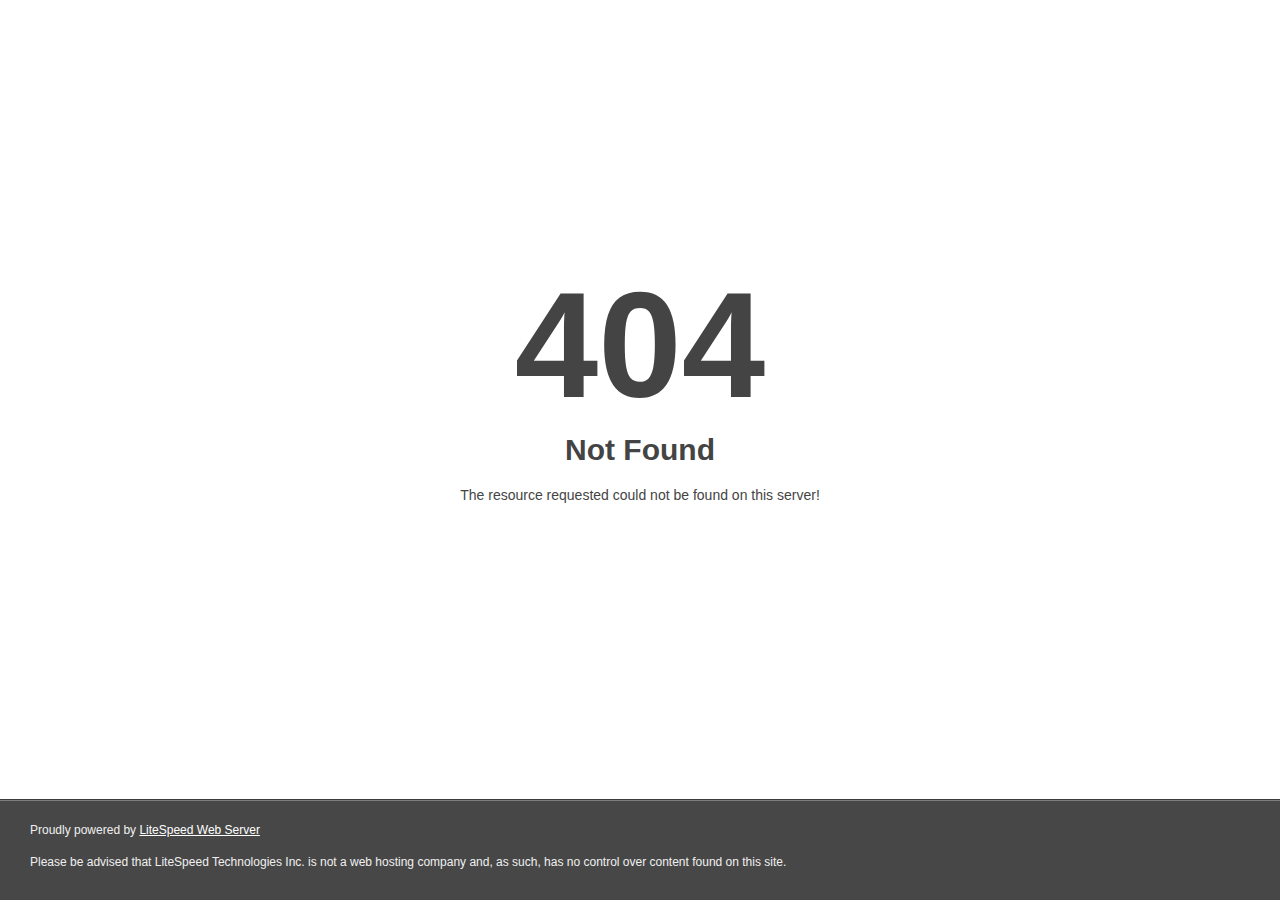
<file: assets/fonts/fa-brands-400.html>
<!DOCTYPE html>
<html style="height:100%">
<head>
<meta name="viewport" content="width=device-width, initial-scale=1, shrink-to-fit=no" />
<title> 404 Not Found
</title></head>
<body style="color: #444; margin:0;font: normal 14px/20px Arial, Helvetica, sans-serif; height:100%; background-color: #fff;">
<div style="height:auto; min-height:100%; ">     <div style="text-align: center; width:800px; margin-left: -400px; position:absolute; top: 30%; left:50%;">
        <h1 style="margin:0; font-size:150px; line-height:150px; font-weight:bold;">404</h1>
<h2 style="margin-top:20px;font-size: 30px;">Not Found
</h2>
<p>The resource requested could not be found on this server!</p>
</div></div><div style="color:#f0f0f0; font-size:12px;margin:auto;padding:0px 30px 0px 30px;position:relative;clear:both;height:100px;margin-top:-101px;background-color:#474747;border-top: 1px solid rgba(0,0,0,0.15);box-shadow: 0 1px 0 rgba(255, 255, 255, 0.3) inset;">
<br>Proudly powered by  <a style="color:#fff;" href="http://www.litespeedtech.com/error-page">LiteSpeed Web Server</a><p>Please be advised that LiteSpeed Technologies Inc. is not a web hosting company and, as such, has no control over content found on this site.</p></div></body></html>
</file>
<file: assets/css/plugins.css>
/*-----------------------------------------------------------------------------------

	Template Name:
	Template URI:
	Description:
	Author: design_grid
	Author URI:
	Version: 1.0

-----------------------------------------------------------------------------------*/

/* ----------------------------------------------------------------
			[ All Css Plugins & Helper Classes File ]
-----------------------------------------------------------------*/

/* == fontawesome == */
@import url("plugins/fontawesome-all.min.css");

/* == Swiper == */
@import url("plugins/swiper.min.css");

/* == animatedheadline == */
@import url("plugins/jquery.animatedheadline.css");

/* == fancybox popup == */
@import url("plugins/fancybox.css");

/* == magnific popup == */
@import url("plugins/fjGallery.css");

/* == Helper Class == */
@import url("global.css");
</file>
<file: assets/css/style.css>
@charset "UTF-8";
/*-----------------------------------------------------------

Template Name: BlackDsn - Ajax Portfolio HTML Template
  Template URI: http://theme.dsngrid.com/blackdsn
  Description: BlackDsn Ajax Portfolio Showcase HTML Template
  Author: design_grid
  Author URI: https://themeforest.net/user/design_grid
  Version: 1.0.0

-------------------------------------------------------------*/
/*-----------------------------------------------------------

    1.  Variables
    2.  Mixins
      - Mixins Master
      - Utilities
    3.  Normalize
    4.  Helpers
    5. Typography
      - Copy
	  - Headings
	6. Core
    7. Navigation
      - Links
      - Menus
	  - Next & Previous
    8. Content
      - pages
      - Comments
      - Archives
      - Footer
    9.Forms
      - Button
      - Fields
    10.Blocks
    11.Media
      - captions
    12.Version Light

-------------------------------------------------------------*/
:root, :root .v-light, :root .v-light-head {
  --bg-color: #f9f9f9;
  --assistant-color: #efefef;
  --theme-color: #e4dcd3;
  --theme-color-font: #fff;
  --font-color: #0009;
  --heading-color: #000;
  --border-color: #2828281a;
  --smooth-color: #141414;
  --reverse-color: #141414;
  --reverse-heading-color: #fff;
  --bg-btn: #f6fafd;
  /**
     Elementor color
  */
  --divider-color: var(--border-color);
}

:root .v-dark, :root .v-dark-head {
  --bg-color: #131313;
  --assistant-color: #191919;
  --theme-color: #e4e4dd;
  --font-color: #ddd;
  --heading-color: #fff;
  --border-color: #ffffff1a;
  --smooth-color: #f9f9f9;
  --reverse-color: #f9f9f9;
  --reverse-heading-color: #000;
  --bg-btn: #0a0909;
}
:root .v-dark .background-theme, :root .v-dark.background-theme, :root .v-dark-head .background-theme, :root .v-dark-head.background-theme {
  --font-color: #0009;
  --heading-color: #000;
}

@media only screen and (max-width: 991px) {
  .v-dark-head-mobile {
    --bg-color: #131313;
    --assistant-color: #191919;
    --theme-color: #e4e4dd;
    --font-color: #ddd;
    --heading-color: #fff;
    --border-color: #ffffff1a;
    --smooth-color: #f9f9f9;
    --reverse-color: #f9f9f9;
    --reverse-heading-color: #000;
    --bg-btn: #0a0909;
  }
  .v-dark-head-mobile .background-theme, .v-dark-head-mobile.background-theme {
    --font-color: #0009;
    --heading-color: #000;
  }
}
:root {
  --body-font: "Poppins", sans-serif;
  --heading-font: "Excon", sans-serif;
  --font-code: Menlo, monaco, Consolas, Lucida Console, monospace;
  --font-pre: "Courier 10 Pitch", Courier, monospace;
  --font-size-base: 15px;
  --font-size-h1: 40px;
  --font-size-h2: 35px;
  --font-size-h3: 30px;
  --font-size-h4: 25px;
  --font-size-h5: 22px;
  --font-size-h6: 16px;
  --menu-size: 12px;
  --line-height-base: 1.3;
  --line-height-content: 1.6;
  --font-weight-heading: 500;
  --font-weight-body: 400;
  --smooth-width: 4px;
  --bg-overlay: #000;
  --overlay-blend-mode: unset;
}
:root .dsn-icon-theme-color {
  --theme-color: #f7e0c7;
}
@media only screen and (min-width: 1400px) {
  :root {
    --dsn-gap-container: 100px;
    --title-heading: 95px;
  }
  :root .container, :root .dsn-left-container, :root .dsn-right-container {
    --dsn-gap-container: 50px;
  }
}
@media only screen and (max-width: 1399px) {
  :root {
    --dsn-gap-container: 50px;
    --title-heading: 85px;
  }
}
@media only screen and (max-width: 1200px) {
  :root {
    --title-heading: 75px;
  }
}
@media only screen and (min-width: 992px) {
  :root {
    --margin-padding: 120px;
    --box-padding: 80px 40px;
  }
}
@media only screen and (max-width: 991px) {
  :root {
    --margin-padding: 80px;
    --box-padding: 60px var(--dsn-gap-container);
    --title-heading: 65px;
  }
}
@media only screen and (min-width: 768px) and (max-width: 991px) {
  :root {
    --dsn-gap-container: 40px;
  }
}
@media only screen and (min-width: 576px) and (max-width: 767px) {
  :root {
    --dsn-gap-container: 25px;
    --title-heading: 47px;
  }
}
@media only screen and (max-width: 575px) {
  :root {
    --dsn-gap-container: 15px;
    --title-heading: 47px;
  }
}

/* -------------------------------------------------------
                   Core
-------------------------------------------------------- */
html {
  font-size: var(--font-size-base);
  scroll-behavior: initial;
}

body {
  background-color: var(--bg-color);
  color: var(--font-color);
  line-height: var(--line-height-base);
  font-family: var(--body-font);
  font-weight: var(--font-weight-body);
  margin: 0;
  text-rendering: optimizeLegibility;
  transition: 100ms;
  transition-property: background-color, color;
  width: 100%;
  min-height: 100%;
}

#dsn_cursor, #dsn_cursor_inner {
  position: fixed;
  top: 0;
  left: 0;
  border-radius: 50%;
  pointer-events: none;
  z-index: 99;
}
body:not(.dsn-cursor-effect) #dsn_cursor, body:not(.dsn-cursor-effect) #dsn_cursor_inner {
  display: none;
}
@media only screen and (max-width: 991px) {
  #dsn_cursor, #dsn_cursor_inner {
    display: none;
  }
}

#dsn_cursor {
  width: 30px;
  height: 30px;
  border: 2px solid var(--theme-color);
}
#dsn_cursor path {
  display: none;
  stroke-dasharray: 400;
  stroke-dashoffset: 400;
  stroke-width: 1;
}

#dsn_cursor_inner {
  width: 7px;
  height: 7px;
  background-color: var(--theme-color);
}

.unique-demos .box-content {
  opacity: 0.015;
}
.unique-demos .box-content .title {
  font-size: 8vw;
}

#dsn_preloader {
  position: fixed;
  width: 100vw;
  max-width: 100%;
  height: 100vh;
  z-index: 98;
  flex-direction: column;
  overflow: hidden;
  left: 0;
}
#dsn_preloader .bg-load {
  z-index: -1;
}
@media only screen and (min-width: 992px) {
  #dsn_preloader {
    --width-loading-circle: 25vw ;
  }
}
@media only screen and (max-width: 991px) {
  #dsn_preloader {
    --width-loading-circle: 50vw ;
  }
}
#dsn_preloader svg.v-middle, #dsn_preloader .loading-circle {
  width: var(--width-loading-circle);
  height: var(--width-loading-circle);
}
#dsn_preloader svg.v-middle path {
  display: block;
  stroke-dasharray: 310px;
  stroke-dashoffset: 310px;
  stroke: url(#linearColors);
  animation: spin 1s infinite linear;
  transform-origin: center;
  width: 100%;
  height: 100%;
  stroke-width: 1.4;
}
#dsn_preloader .loading-circle {
  font-size: 7vw;
  border-radius: 50%;
  border: 1px solid #000;
}
#dsn_preloader .loading-text {
  position: absolute;
  font-size: 22px;
  color: var(--heading-color);
  left: var(--dsn-gap-container);
  bottom: 50px;
}

.dsnload {
  top: 22px;
  left: var(--dsn-gap-container);
}
.dsnload .dsnload__img {
  display: block;
  transform-origin: bottom left;
  animation: moveIn 2s 0s cubic-bezier(0.36, 0, 0.06, 1) alternate infinite;
}
.dsnload .dsnload__img img {
  width: 96px;
}
.dsnload .dsnload__row:nth-child(1) {
  -webkit-clip-path: polygon(-10% 75%, 110% 75%, 110% 110%, -10% 110%);
          clip-path: polygon(-10% 75%, 110% 75%, 110% 110%, -10% 110%);
}
.dsnload .dsnload__row:nth-child(1) .dsnload__img {
  transform: translateY(-0.1em);
}
.dsnload .dsnload__row:nth-child(2) {
  -webkit-clip-path: polygon(-10% 50%, 110% 50%, 110% 75.3%, -10% 75.3%);
          clip-path: polygon(-10% 50%, 110% 50%, 110% 75.3%, -10% 75.3%);
}
.dsnload .dsnload__row:nth-child(2) .dsnload__img {
  transform: translateY(-0.3em) scaleY(1.1);
}
.dsnload .dsnload__row:nth-child(3) {
  -webkit-clip-path: polygon(-10% 25%, 110% 25%, 110% 50.3%, -10% 50.3%);
          clip-path: polygon(-10% 25%, 110% 25%, 110% 50.3%, -10% 50.3%);
}
.dsnload .dsnload__row:nth-child(3) .dsnload__img {
  transform: translateY(-0.5em) scaleY(1.2);
}
.dsnload .dsnload__row:nth-child(4) {
  -webkit-clip-path: polygon(-10% 0%, 110% 0%, 110% 25.3%, -10% 25.3%);
          clip-path: polygon(-10% 0%, 110% 0%, 110% 25.3%, -10% 25.3%);
}
.dsnload .dsnload__row:nth-child(4) .dsnload__img {
  transform: translateY(-0.7em) scaleY(1.3);
}
.dsnload .dsnload__row.dsnload__row--sibling {
  position: absolute;
  top: 0;
  left: 0;
  -webkit-user-select: none;
          user-select: none;
}

@keyframes moveIn {
  50%, 100% {
    transform: translateY(0em);
  }
  0% {
    opacity: 0;
    filter: blur(5px);
  }
  100% {
    opacity: 1;
    filter: blur(0px);
  }
}
@keyframes spin {
  0% {
    transform: rotate(0deg);
  }
  100% {
    transform: rotate(360deg);
  }
}
.day-night {
  position: fixed;
  z-index: 100;
  top: 20px;
  left: 25px;
  width: 30px;
  height: 30px;
  cursor: pointer;
  text-align: center;
}
.day-night svg {
  width: 30px;
  height: 30px;
}
.day-night .title-mode {
  writing-mode: vertical-rl;
  -webkit-text-orientation: mixed;
          text-orientation: mixed;
  margin-top: 10px;
  letter-spacing: 7px;
  background-color: var(--assistant-color);
  width: 40px;
  margin-left: -5px;
  padding-bottom: 10px;
  border-radius: 0 0 15px 15px;
  line-height: 38px;
}
.day-night .title-mode:before {
  content: "";
  position: absolute;
  left: -5px;
  top: -10px;
  height: 50px;
  width: 40px;
  background-color: inherit;
  z-index: -1;
  border-radius: 15px 15px 0 0;
}
@media only screen and (max-width: 991px) {
  .day-night {
    top: 30px;
    left: 200px;
    display: none;
  }
}
@media only screen and (max-width: 767px) {
  .day-night {
    top: 50px;
    left: 150px;
    display: none;
  }
}
.day-night .night,
.day-night .moon {
  position: absolute;
  top: 0;
  right: 0;
  bottom: 0;
  left: 0;
  width: 100%;
  height: 100%;
  pointer-events: none;
  transition: opacity 0.2s;
  border-radius: 100%;
  opacity: 0;
}
.day-night .night svg,
.day-night .moon svg {
  width: 100%;
  height: 100%;
}
.day-night .night {
  border: 1px solid rgba(255, 255, 255, 0.18);
  background-color: #fff;
  opacity: 1;
}
.day-night .night svg {
  fill: #000;
  width: 100%;
  height: 100%;
}
.day-night .moon {
  border: 1px solid rgba(255, 255, 255, 0.18);
  background-color: #000;
  opacity: 0;
}
.day-night .moon svg {
  transform: rotate(270deg);
  fill: #f0f0f0;
}
.v-light .day-night .night {
  opacity: 0;
}
.v-light .day-night .moon {
  opacity: 1;
}

#main_root:before, #main_root:after {
  clear: both;
  min-height: 1px;
  display: block;
}

#page_wrapper {
  position: relative;
  z-index: 1;
}

.elementor-widget-dsn_bg_mask.elementor-element.elementor-absolute, .elementor-widget-dsn_bg_mask.elementor-element.elementor-fixed {
  z-index: 0;
}

.bg-load {
  position: fixed;
  top: 0;
  left: 0;
  width: 100%;
  height: 100%;
  z-index: 99;
}
.bg-load svg {
  fill: var(--dsn-color-icon, var(--theme-color));
  pointer-events: none;
  width: 100%;
  height: 150px;
}
.bg-load svg.dsn-separator-bottom {
  transform: translateY(148px);
}
.bg-load svg.dsn-separator-top {
  transform: translateY(-148px) rotate(180deg);
}

.dsn-heading-title.p-10 {
  padding-top: 5px;
  padding-bottom: 5px;
  letter-spacing: 2px;
}

#line_head {
  position: fixed;
  z-index: -1;
  top: 0;
  left: 0;
  width: 100%;
  height: 100%;
  pointer-events: none;
  opacity: 0.2;
}
#line_head > .container {
  position: relative;
  height: 100%;
  left: 50%;
  transform: translateX(-50%);
  border-left: 1px solid var(--border-color);
  border-right: 1px solid var(--border-color);
}
#line_head > .container:before {
  content: "";
  display: block;
  position: relative;
  width: 1px;
  background-color: var(--border-color);
  height: 100%;
  margin: 0 auto;
}

.dsn-separator:not(.dsn-duration) {
  display: none;
}

.footer-animate.svg-animate .dsn-separator {
  top: 0;
  fill: var(--dsn-color-icon, var(--theme-color));
  position: absolute;
  display: block;
  pointer-events: none;
  width: 100%;
  height: 150px;
  z-index: 10;
  left: 0;
  background-color: transparent;
}
@media only screen and (max-width: 991px) {
  .footer-animate.svg-animate .dsn-separator {
    height: 100px;
  }
}
@media only screen and (max-width: 991px) {
  .footer-animate.svg-animate .dsn-separator {
    height: 80px;
  }
}
@media only screen and (max-width: 400px) {
  .footer-animate.svg-animate .dsn-separator {
    height: 50px;
  }
}

.dsn-separator-up {
  top: -1px;
}

.aspect-ratio-1 .box-image-link {
  overflow: hidden;
  position: relative;
  aspect-ratio: 1/1;
  border-radius: 50%;
}

.clip-path-circle .swiper-slide {
  -webkit-clip-path: circle(44% at 50% 50%);
          clip-path: circle(44% at 50% 50%);
}

.background-overlay {
  height: 100%;
  width: 100%;
  top: 0;
  left: 0;
  position: absolute;
  pointer-events: none;
}

.bg-1 {
  background-image: url("../img/bg-1.png");
  background-position: bottom left;
  background-repeat: no-repeat;
  opacity: 0.3;
}

.experience .exp-number {
  background-image: url("../img/bg-2.svg");
  color: transparent;
  -webkit-text-stroke: 1.5px var(--heading-color);
  -webkit-text-fill-color: transparent;
  -webkit-background-clip: text;
  background-clip: text;
  transform: scale3d(1, 1.2, 1);
  background-position: center;
  background-repeat: no-repeat;
  background-size: cover;
  max-width: 570px;
  font-size: 113px;
  font-weight: 600;
  line-height: 90px;
}

.bg-dots:not(.dsn-btn, .service-item, .service-item-inner), .bg-dots .background-section:not(.dsn-btn, .service-item, .service-item-inner), .bg-dots .background-main:not(.dsn-btn, .service-item, .service-item-inner), .bg-dots .background-theme:not(.dsn-btn, .service-item, .service-item-inner) {
  background-image: url("../img/bg-dot.png");
}

.bg-dots.v-light:not(.dsn-btn, .service-item, .service-item-inner), .bg-dots.v-light .background-section:not(.dsn-btn, .service-item, .service-item-inner), .bg-dots.v-light .background-main:not(.dsn-btn, .service-item, .service-item-inner), .bg-dots.v-light .background-theme:not(.dsn-btn, .service-item, .service-item-inner), .v-light .bg-dots:not(.dsn-btn, .service-item, .service-item-inner), .v-light .bg-dots .background-section:not(.dsn-btn, .service-item, .service-item-inner), .v-light .bg-dots .background-main:not(.dsn-btn, .service-item, .service-item-inner), .v-light .bg-dots .background-theme:not(.dsn-btn, .service-item, .service-item-inner) {
  background-image: url("../img/bg-dot-light.png");
}

.bg-pattern {
  background-image: url("../img/bg-2.svg");
  background-position: center center;
  background-repeat: no-repeat;
  background-size: cover;
  opacity: 0.2;
}

.pt-header {
  padding-top: 160px;
}

.dsn-align-center {
  position: relative;
  min-height: 100vh;
  display: flex;
  align-items: center;
}
.dsn-align-center > * {
  width: 100%;
}

@media only screen and (max-width: 991px) {
  .left-box-image.mb-section, .box-info.mt-section {
    --margin-padding: 0;
  }

  .box-info.p-80 {
    padding: var(--box-padding);
  }
}
@media only screen and (max-width: 767px) {
  .dsn-def-btn.justify-self-end, .dsn-normal-btn.justify-self-end {
    justify-self: inherit;
  }
}
input::placeholder,
textarea::placeholder,
.form-control::placeholder,
.form-box input::placeholder,
.form-box textarea::placeholder {
  color: var(--font-color);
}

input[type=search]::-webkit-search-decoration {
  display: none;
}

fieldset {
  padding: 30px;
}
fieldset form > * {
  margin-bottom: 30px;
}
fieldset form:last-child {
  margin-bottom: 0;
}
fieldset form p {
  margin-top: 0;
}
fieldset form textarea,
fieldset form input {
  margin-bottom: 0;
  padding: 10px;
}

.dsn-no-results .dsn-search .search-form input {
  min-width: 460px;
}

.entry-form label {
  font-weight: 600;
  font-family: var(--heading-font);
  padding-bottom: 10px;
  display: block;
}
.entry-form input,
.entry-form textarea {
  font-family: var(--heading-font);
  font-size: 14px;
  width: 100%;
  border: none;
  border-bottom: 1px solid var(--border-color);
  color: var(--heading-color);
  padding: 10px;
  letter-spacing: 2px;
  background-color: var(--assistant-color);
}
.entry-form input::placeholder,
.entry-form textarea::placeholder {
  color: var(--heading-color);
  font-size: 14px;
  letter-spacing: 2px;
}
.entry-form textarea {
  min-height: 80px;
}

.dsn-def-btn > *, .dsn-def-btn > * .dsn-btn, .dsn-normal-btn > *, .dsn-normal-btn > * .dsn-btn {
  display: flex;
  align-items: center;
}

.dsn-normal-btn > * .dsn-btn {
  justify-content: center;
}

.dsn-btn {
  position: relative;
  text-align: center;
}
.dsn-btn .title-btn, .dsn-btn .dsn-icon {
  z-index: 2;
}
.dsn-btn .icon-circle {
  z-index: 1 !important;
}
.dsn-btn .btn-icon-left {
  margin-right: 10px;
}
.dsn-btn .btn-icon-right {
  margin-left: 10px;
}
.dsn-btn .title-btn {
  position: relative;
  font-size: 13px;
  line-height: 1.2;
  letter-spacing: 2px;
}

.dsn-def-btn {
  --dsn-icon-size: 15px;
}
.dsn-def-btn .dsn-btn, .dsn-def-btn .dsn-icon:before, .dsn-def-btn .dsn-icon i, .dsn-def-btn .dsn-icon svg {
  transition: 0.45s cubic-bezier(0.65, 0, 0.076, 1);
  transition-property: width, padding, margin;
}
.dsn-def-btn .icon-circle {
  display: none;
}
.dsn-def-btn .dsn-icon {
  width: 50px;
  height: 50px;
  line-height: 50px;
  border-radius: 50px;
  z-index: 0;
}
.dsn-def-btn .dsn-icon > * {
  position: relative;
  z-index: 1;
}
.dsn-def-btn .dsn-icon:before {
  content: "";
  position: absolute;
  width: inherit;
  height: inherit;
  border-radius: inherit;
}
.dsn-def-btn .dsn-icon.btn-icon-left:before {
  left: 0;
}
.dsn-def-btn .dsn-icon.btn-icon-right:before {
  right: 0;
}

.dsn-def-btn:not(.dsn-hover-icon) .dsn-btn:hover.has-icon-left {
  padding-right: 50px;
}
.dsn-def-btn:not(.dsn-hover-icon) .dsn-btn:hover.has-icon-left .dsn-icon i, .dsn-def-btn:not(.dsn-hover-icon) .dsn-btn:hover.has-icon-left .dsn-icon svg {
  margin-left: calc(50px / 2);
}
.dsn-def-btn:not(.dsn-hover-icon) .dsn-btn:hover.has-icon-right {
  padding-left: calc(50px / 2);
}
.dsn-def-btn:not(.dsn-hover-icon) .dsn-btn:hover.has-icon-right .dsn-icon i, .dsn-def-btn:not(.dsn-hover-icon) .dsn-btn:hover.has-icon-right .dsn-icon svg {
  margin-right: calc(50px / 2);
}
.dsn-def-btn:not(.dsn-hover-icon) .dsn-btn:hover .dsn-icon:before {
  width: 100%;
}

.dsn-def-btn.dsn-hover-icon .dsn-btn .title-btn {
  position: relative;
  padding-bottom: 5px;
}
.dsn-def-btn.dsn-hover-icon .dsn-btn .title-btn:after {
  position: absolute;
  content: "";
  left: 0;
  bottom: 0;
  width: 100%;
  height: 1px;
  background-color: var(--border-color);
  transform-origin: right;
}
.dsn-def-btn.dsn-hover-icon .dsn-btn .dsn-icon {
  position: absolute;
  margin-bottom: 5px;
}
.dsn-def-btn.dsn-hover-icon .dsn-btn .dsn-icon.btn-icon-left, .dsn-def-btn.dsn-hover-icon .dsn-btn .dsn-icon.btn-icon-left:after {
  left: 0;
}
.dsn-def-btn.dsn-hover-icon .dsn-btn .dsn-icon.btn-icon-right, .dsn-def-btn.dsn-hover-icon .dsn-btn .dsn-icon.btn-icon-right:after {
  right: 0;
}
.dsn-def-btn.dsn-hover-icon .dsn-btn .dsn-icon:after {
  content: "";
  position: absolute;
  width: 7px;
  height: 7px;
  line-height: 7px;
  border-radius: 50px;
  border: 1px solid var(--heading-color);
  top: 50%;
  transform: translateY(-50%);
  z-index: -1;
}
.dsn-def-btn.dsn-hover-icon .dsn-btn .dsn-icon:before {
  transform: scale(0);
}
.dsn-def-btn.dsn-hover-icon .dsn-btn .dsn-icon i, .dsn-def-btn.dsn-hover-icon .dsn-btn .dsn-icon svg {
  opacity: 0;
}
.dsn-def-btn.dsn-hover-icon .dsn-btn .dsn-icon, .dsn-def-btn.dsn-hover-icon .dsn-btn .dsn-icon:before, .dsn-def-btn.dsn-hover-icon .dsn-btn .dsn-icon:after, .dsn-def-btn.dsn-hover-icon .dsn-btn i, .dsn-def-btn.dsn-hover-icon .dsn-btn svg, .dsn-def-btn.dsn-hover-icon .dsn-btn .title-btn, .dsn-def-btn.dsn-hover-icon .dsn-btn .title-btn:after {
  transition: 0.45s cubic-bezier(0.65, 0, 0.076, 1);
}
.dsn-def-btn.dsn-hover-icon .dsn-btn.has-icon-left .title-btn {
  margin-left: 15px;
}
.dsn-def-btn.dsn-hover-icon .dsn-btn.has-icon-right .title-btn {
  margin-right: 15px;
}
.dsn-def-btn.dsn-hover-icon .dsn-btn:hover.has-icon-left .title-btn {
  margin-left: calc(50px + 10px);
}
.dsn-def-btn.dsn-hover-icon .dsn-btn:hover.has-icon-right .title-btn {
  margin-right: calc(50px + 10px);
}
.dsn-def-btn.dsn-hover-icon .dsn-btn:hover .dsn-icon {
  width: 50px;
  height: 50px;
  line-height: 50px;
  border-radius: 50px;
  z-index: 0;
  border: 0;
}
.dsn-def-btn.dsn-hover-icon .dsn-btn:hover .dsn-icon.btn-icon-left:after {
  left: 25px;
}
.dsn-def-btn.dsn-hover-icon .dsn-btn:hover .dsn-icon.btn-icon-right:after {
  right: 25px;
}
.dsn-def-btn.dsn-hover-icon .dsn-btn:hover .dsn-icon:before, .dsn-def-btn.dsn-hover-icon .dsn-btn:hover .dsn-icon i, .dsn-def-btn.dsn-hover-icon .dsn-btn:hover .dsn-icon svg {
  transform: none;
  opacity: 1;
}
.dsn-def-btn.dsn-hover-icon .dsn-btn:hover .title-btn:after {
  transform: scale(0);
}

.dsn-normal-btn .dsn-btn:not(.border-rdu) {
  padding: 12px 18px;
}
.dsn-normal-btn .dsn-btn.border-rdu {
  border-radius: 48px;
  padding: 20px 30px;
}

/*--------------------------------------------------------------
## Links
--------------------------------------------------------------*/
a {
  outline: 0;
  outline-style: none;
}
a:hover, a:active {
  outline: 0;
  text-decoration: none;
}

/*--------------------------------------------------------------
## Menus
--------------------------------------------------------------*/
.site-header {
  position: fixed;
  top: 0;
  width: 100%;
  padding-top: 22px;
  padding-bottom: 22px;
  transition-property: background-color, padding-top, padding-bottom, transform;
  transition-duration: 0.5s;
  z-index: 97;
  display: flex;
  flex-wrap: wrap;
  align-items: center;
  justify-content: space-between;
}
.site-header > .p-relative.dsn-container {
  padding: 0;
  display: flex;
  align-items: center;
}
.site-header .dsn-svg-transition {
  fill: var(--assistant-color);
}
.site-header .bg-load:not(.dsn-svg-transition) {
  opacity: 0;
  visibility: hidden;
  z-index: -1;
}
.site-header .bg-load {
  position: fixed;
  pointer-events: none;
}
.admin-bar .site-header {
  top: 46px;
}
@media screen and (min-width: 783px) {
  .admin-bar .site-header {
    top: 32px;
  }
}
.site-header .main-logo {
  position: relative;
  z-index: 1;
}
.site-header ul.primary-nav {
  display: flex;
  padding-left: 0;
  margin-bottom: 0;
  flex-wrap: wrap;
}
.site-header ul.primary-nav ul {
  position: absolute;
}
@media only screen and (min-width: 992px) {
  .site-header:not(.dsn-hamburger) .main-navigation {
    display: flex;
    flex-basis: auto;
  }
  .site-header:not(.dsn-hamburger) ul.primary-nav li {
    font-family: var(--body-font);
    font-weight: bold;
  }
  .site-header:not(.dsn-hamburger) ul.primary-nav > li {
    font-size: 14px;
    padding-bottom: 10px;
    padding-top: 10px;
  }
  .site-header:not(.dsn-hamburger) ul.primary-nav > li li.has-sub-menu:after {
    content: "";
    position: absolute;
    border: solid var(--theme-color);
    border-width: 0 3px 3px 0;
    display: inline-block;
    padding: 3px;
    transform: translateY(-50%) rotate(45deg);
    margin: 0 0 2px 1px;
    right: 15px;
    top: calc(50% - 3px);
  }
  .site-header:not(.dsn-hamburger) ul.primary-nav > li:not(:first-of-type) {
    margin-left: 30px;
  }
  .site-header:not(.dsn-hamburger) ul.primary-nav > li:last-of-type ul {
    margin-left: -95px;
  }
  .site-header:not(.dsn-hamburger) ul.primary-nav > li ul {
    min-width: 200px;
    padding: 10px 0;
    margin-top: 10px;
    margin-left: -20px;
    background-color: var(--assistant-color);
    transition-property: transform, opacity, visibility;
    transition-duration: 0.8s;
    border-radius: 7px;
    opacity: 0;
    visibility: hidden;
    transform: translateY(35px);
    transition-timing-function: cubic-bezier(0.34, 1.56, 0.64, 1);
  }
  .site-header:not(.dsn-hamburger) ul.primary-nav > li ul li {
    position: relative;
    width: 100%;
    padding: 7px 20px;
    font-size: 13px;
    font-weight: 500;
  }
  .site-header:not(.dsn-hamburger) ul.primary-nav > li ul li:before {
    content: "";
    position: absolute;
    left: 0;
    top: 0;
    height: 0;
    width: 1.5px;
    transition: 0.5s;
    background-color: var(--heading-color);
  }
  .site-header:not(.dsn-hamburger) ul.primary-nav > li ul li:hover:before {
    height: 100%;
  }
  .site-header:not(.dsn-hamburger) ul.primary-nav > li ul ul {
    right: 100%;
    top: -15px;
  }
  .site-header:not(.dsn-hamburger) ul.primary-nav li.has-sub-menu:hover > ul, .site-header:not(.dsn-hamburger) ul.primary-nav li.has-sub-menu:focus > ul {
    opacity: 1;
    transform: none;
    visibility: visible;
  }
  .site-header:not(.dsn-hamburger) .navbar-toggle, .site-header:not(.dsn-hamburger) .bg-load {
    display: none;
  }
  .site-header:not(.dsn-hamburger) .dsn-back {
    display: none;
  }
  .site-header:not(.dsn-hamburger) .menu-cover-title {
    display: none;
  }
}
.site-header.dsn-hamburger .main-navigation {
  position: fixed;
  width: 100%;
  height: 100vh;
  top: 0;
  left: 0;
  padding-right: var(--dsn-gap-container);
  padding-left: var(--dsn-gap-container);
  transform: translateY(-100%);
  opacity: 0;
  visibility: hidden;
  display: flex;
}
@media only screen and (max-width: 991px) {
  .site-header.dsn-hamburger .main-navigation {
    flex-direction: column;
    overflow: auto;
  }
}
.site-header.dsn-hamburger ul.primary-nav {
  position: relative;
  top: 100px;
}
@media only screen and (min-width: 992px) {
  .site-header.dsn-hamburger ul.primary-nav {
    width: 70%;
    padding-right: var(--bs-gutter-x);
  }
}
.site-header.dsn-hamburger ul.primary-nav ul {
  width: 100%;
}
.site-header.dsn-hamburger ul.primary-nav, .site-header.dsn-hamburger ul.primary-nav ul {
  counter-reset: var(--dsn-li-name);
  height: calc(100vh - 100px);
  padding-bottom: 80px;
  padding-left: 0;
  display: flex;
  flex-wrap: nowrap;
  flex-direction: column;
  justify-content: center;
  align-items: flex-start;
  pointer-events: none;
  font-weight: 500;
}
@media only screen and (max-width: 991px) {
  .site-header.dsn-hamburger ul.primary-nav, .site-header.dsn-hamburger ul.primary-nav ul {
    justify-content: start;
  }
}
.site-header.dsn-hamburger ul.primary-nav li, .site-header.dsn-hamburger ul.primary-nav ul li {
  cursor: pointer;
  pointer-events: none;
}
.site-header.dsn-hamburger ul.primary-nav a, .site-header.dsn-hamburger ul.primary-nav ul a {
  color: var(--font-color);
  transform-origin: left top;
  transition: 500ms 0ms;
}
.site-header.dsn-hamburger ul.primary-nav a:hover, .site-header.dsn-hamburger ul.primary-nav ul a:hover {
  transform: skewX(2deg);
  letter-spacing: 2.5px;
}
@media only screen and (min-width: 992px) {
  .site-header.dsn-hamburger ul.primary-nav li a span:before, .site-header.dsn-hamburger ul.primary-nav ul li a span:before {
    counter-increment: var(--dsn-li-name);
    content: counters(var(--dsn-li-name), ".", decimal-leading-zero) ". ";
    font-family: var(--border-color);
    pointer-events: none;
    font-size: 14px;
    opacity: 0.3;
  }
}
.site-header.dsn-hamburger ul.primary-nav li {
  margin: 10px 0;
  width: 100%;
}
.site-header.dsn-hamburger ul.primary-nav a {
  position: relative;
  overflow: hidden;
}
.site-header.dsn-hamburger ul.primary-nav.h2 a {
  line-height: var(--font-size-h2);
}
.site-header.dsn-hamburger ul.primary-nav .h3 a {
  line-height: var(--font-size-h3);
}
.site-header.dsn-hamburger ul {
  left: 0;
  top: 0;
  z-index: -1;
}
.site-header.dsn-hamburger ul > li > a > span, .site-header.dsn-hamburger ul > li > span, .site-header.dsn-hamburger ul .scroll-content > li > a > span, .site-header.dsn-hamburger ul .scroll-content > li > span {
  transform: translateY(10px);
  opacity: 0;
  visibility: hidden;
  transition: 1s cubic-bezier(0.68, -0.55, 0.265, 1.55);
  transition-property: opacity, visibility, transform;
  transform-origin: center top;
  transition-delay: calc(0.1s * var(--dsn-li-index));
}
.site-header.dsn-hamburger ul.open {
  z-index: 9;
}
.site-header.dsn-hamburger ul.open > li > a, .site-header.dsn-hamburger ul.open > li > span, .site-header.dsn-hamburger ul.open .scroll-content > li > a, .site-header.dsn-hamburger ul.open .scroll-content > li > span {
  pointer-events: auto !important;
}
.site-header.dsn-hamburger ul.open > li > a > span, .site-header.dsn-hamburger ul.open > li > span, .site-header.dsn-hamburger ul.open .scroll-content > li > a > span, .site-header.dsn-hamburger ul.open .scroll-content > li > span {
  transform: translateY(0);
  opacity: 1;
  visibility: visible;
}
.site-header.dsn-hamburger #navbar_toggle {
  position: relative;
  display: flex;
  align-items: center;
  z-index: 1;
  cursor: pointer;
}
.site-header.dsn-hamburger #navbar_toggle .toggle-icon {
  --width-icon: 25px;
  margin-right: 10px;
}
.site-header.dsn-hamburger #navbar_toggle .toggle-icon .toggle-line {
  position: relative;
  height: 2px;
  background-color: var(--heading-color);
  width: 25px;
  transition: 0.5s;
}
.site-header.dsn-hamburger #navbar_toggle .toggle-icon .toggle-line:not(:first-child) {
  margin-top: 5px;
}
.site-header.dsn-hamburger #navbar_toggle .toggle-icon .toggle-line:nth-of-type(1), .site-header.dsn-hamburger #navbar_toggle .toggle-icon .toggle-line:nth-of-type(3) {
  transform: scaleX(0.5);
}
.site-header.dsn-hamburger #navbar_toggle .toggle-icon .toggle-line:nth-of-type(2) {
  width: var(--width-icon);
}
.site-header.dsn-hamburger #navbar_toggle .toggle-icon .toggle-line:nth-of-type(1) {
  transform-origin: left;
}
.site-header.dsn-hamburger #navbar_toggle .toggle-icon .toggle-line:nth-of-type(3) {
  transform-origin: right;
}
.site-header.dsn-hamburger #navbar_toggle .toggle-text {
  position: relative;
  --animate-trans: translateY(5px) rotateX(75deg);
  min-width: 43px;
}
.site-header.dsn-hamburger #navbar_toggle .toggle-text .text-open, .site-header.dsn-hamburger #navbar_toggle .toggle-text .text-close {
  position: absolute;
  top: 0;
  left: 0;
}
.site-header.dsn-hamburger #navbar_toggle .toggle-text .text-open .char, .site-header.dsn-hamburger #navbar_toggle .toggle-text .text-close .char {
  opacity: 0;
  visibility: hidden;
  transform: var(--animate-trans);
}
.site-header.dsn-hamburger #navbar_toggle .toggle-text .text-open, .site-header.dsn-hamburger #navbar_toggle .toggle-text .text-close, .site-header.dsn-hamburger #navbar_toggle .toggle-text .text-menu {
  overflow: hidden;
  will-change: transform;
}
.site-header.dsn-hamburger #navbar_toggle .toggle-text .text-open .char, .site-header.dsn-hamburger #navbar_toggle .toggle-text .text-close .char, .site-header.dsn-hamburger #navbar_toggle .toggle-text .text-menu .char {
  will-change: transform;
  transition-property: opacity, visibility, transform;
  transition-duration: 0.5s;
  transition-timing-function: cubic-bezier(0.68, -0.55, 0.265, 1.55);
  transition-delay: calc(30ms * var(--char-index) + 1ms);
}
.site-header.dsn-hamburger #navbar_toggle:hover .toggle-line {
  --trans-icon: scale(0.2, 1.7);
}
.site-header.dsn-hamburger #navbar_toggle:hover .toggle-line:nth-of-type(1), .site-header.dsn-hamburger #navbar_toggle:hover .toggle-line:nth-of-type(2), .site-header.dsn-hamburger #navbar_toggle:hover .toggle-line:nth-of-type(3) {
  transform: var(--trans-icon);
  border-radius: 3px;
}
.site-header.dsn-hamburger #navbar_toggle:hover .toggle-line:nth-of-type(1) {
  transform: var(--trans-icon) translateY(4px);
}
.site-header.dsn-hamburger #navbar_toggle:hover .toggle-line:nth-of-type(3) {
  transform: var(--trans-icon) translateY(-4px);
}
.site-header.dsn-hamburger #navbar_toggle:hover .text-menu .char {
  opacity: 0;
  visibility: hidden;
  transform: var(--animate-trans);
}
.site-header.dsn-hamburger #navbar_toggle:hover:not(.open) .text-open .char, .site-header.dsn-hamburger #navbar_toggle:hover.open .text-close .char {
  opacity: 1;
  visibility: visible;
  transform: none;
}
.site-header.dsn-hamburger .menu-cover-title {
  position: absolute;
  top: 50%;
  font-size: 20vw;
  font-weight: 600;
  line-height: 1.15;
  transform: translateY(-50%) rotateX(75deg);
  opacity: 0;
  padding-left: inherit;
  transition: 0.5s cubic-bezier(0.68, -0.55, 0.265, 1.55);
  transition-property: opacity, transform;
  pointer-events: none;
}
@media only screen and (min-width: 992px) {
  .site-header.dsn-hamburger .menu-cover-title {
    left: -15px;
  }
}
@media only screen and (max-width: 991px) {
  .site-header.dsn-hamburger .menu-cover-title {
    left: 0;
    padding-right: inherit;
    width: 100%;
  }
}
.site-header.dsn-hamburger.dsn-open .menu-cover-title {
  transition-delay: 1s;
  opacity: 0.03;
  transform: translateY(-50%);
}
.site-header.dsn-hamburger.dsn-open .toggle-line:nth-of-type(2) {
  transform: scale(0) !important;
  display: none;
}
.site-header.dsn-hamburger.dsn-open .toggle-line:nth-of-type(1), .site-header.dsn-hamburger.dsn-open .toggle-line:nth-of-type(3) {
  margin-top: 0 !important;
}
.site-header.dsn-hamburger.dsn-open .toggle-line:nth-of-type(1) {
  transform: scale(1) rotate(45deg) !important;
  transform-origin: bottom !important;
}
.site-header.dsn-hamburger.dsn-open .toggle-line:nth-of-type(3) {
  transform: scale(1) rotate(-45deg) !important;
  transform-origin: top !important;
}
.site-header.dsn-hamburger.dsn-open .main-navigation {
  opacity: 1;
  visibility: visible;
  transform: none;
}
@media only screen and (max-width: 991px) {
  .site-header.dsn-hamburger.dsn-open .main-navigation {
    text-align: center;
  }
  .site-header.dsn-hamburger.dsn-open .main-navigation ul {
    width: 100%;
  }
}
@keyframes draw {
  0% {
    stroke-dasharray: 10;
  }
  0% {
    stroke-dasharray: 280;
  }
  100% {
    stroke-dasharray: 10;
  }
}
.site-header.dsn-hamburger .dsn-back {
  /**
      Hover
   */
}
.site-header.dsn-hamburger .dsn-back svg {
  fill: none;
  stroke: var(--border-color);
  stroke-linecap: round;
  stroke-linejoin: round;
  stroke-dasharray: 10;
  stroke-dashoffset: 0;
  stroke-width: 13px;
  width: 22px;
  margin-right: 10px;
}
.site-header.dsn-hamburger .dsn-back > span {
  display: flex;
}
@media only screen and (max-width: 991px) {
  .site-header.dsn-hamburger .dsn-back > span {
    justify-content: center;
  }
}
.site-header.dsn-hamburger .dsn-back span {
  font-size: 15px;
}
.site-header.dsn-hamburger .dsn-back .text-toggle-back {
  position: relative;
}
.site-header.dsn-hamburger .dsn-back .text-toggle-back .text-back {
  position: absolute;
  left: 0;
}
.site-header.dsn-hamburger .dsn-back .text-toggle-back .char {
  margin-right: 5px;
  transform-origin: center top;
  transition: 0.5s cubic-bezier(0.68, -0.55, 0.265, 1.55) calc(50ms * var(--char-index));
}
.site-header.dsn-hamburger .dsn-back:hover svg {
  animation: draw 3s linear alternate infinite;
}
.site-header.dsn-hamburger .dsn-back:hover .text-toggle-back .text-back .char, .site-header.dsn-hamburger .dsn-back .text-toggle-back .text-name .char {
  transform: none;
  opacity: 1;
  visibility: visible;
}
.site-header.dsn-hamburger .dsn-back:hover .text-toggle-back .text-name .char, .site-header.dsn-hamburger .dsn-back .text-toggle-back .text-back .char {
  transform: translateY(10px) rotateX(75deg);
  opacity: 0;
  visibility: hidden;
}
.site-header.dsn-hamburger .container-content {
  display: flex !important;
  position: relative;
  opacity: 0;
  visibility: hidden;
}
.site-header.dsn-hamburger .container-content:after, .site-header.dsn-hamburger .container-content {
  transition: 1s;
}
.site-header.dsn-hamburger .container-content:after {
  content: "";
  position: absolute;
  background-color: var(--border-color);
}
@media only screen and (min-width: 992px) {
  .site-header.dsn-hamburger .container-content:after {
    left: calc(-1 * var(--dsn-gap-container));
    top: 0;
    width: 1px;
    height: 0;
  }
}
@media only screen and (max-width: 991px) {
  .site-header.dsn-hamburger .container-content:after {
    width: 0;
    height: 1px;
  }
}
.site-header.dsn-hamburger .container-content .sm-title-block {
  color: #a56433;
}
.site-header.dsn-hamburger .container-content .nav-social ul li {
  position: relative;
  color: var(--heading-color);
  display: inline-block;
  letter-spacing: 2px;
  font-size: 14px;
  margin-right: 15px;
  padding-right: 5px;
}
.site-header.dsn-hamburger.dsn-open .container-content {
  opacity: 1;
  visibility: visible;
}
@media only screen and (min-width: 992px) {
  .site-header.dsn-hamburger.dsn-open .container-content:after {
    height: 100%;
  }
}
@media only screen and (max-width: 991px) {
  .site-header.dsn-hamburger.dsn-open .container-content:after {
    width: 100%;
    top: calc(-1 * var(--margin-padding) / 2);
  }
}
.site-header.dsn-hamburger.dsn-open .container-content:after, .site-header.dsn-hamburger.dsn-open .container-content {
  transition-delay: 0.7s;
}
.site-header:not(.dsn-hamburger) .container-content {
  display: none;
}
.site-header.nav-bg {
  background-color: var(--bg-color);
  padding-top: 10px;
  padding-bottom: 10px;
}
@media only screen and (max-width: 600px) {
  .site-header.nav-bg {
    top: 0;
  }
}
.site-header.hide-nav:not(.dsn-open) {
  transform: translateY(-100%);
}

.main-brand img, .dsnload__img img {
  width: 80px;
  max-width: 100%;
  height: auto;
}
.v-light #site_menu_header .main-brand .logo-dark, #dsn_footer.v-light .main-brand .logo-dark, .main-brand .logo-dark, .v-light #dsn_footer:not(.v-light, .v-dark) .main-brand .logo-dark, .v-light #site_menu_header .dsnload__img .logo-dark, #dsn_footer.v-light .dsnload__img .logo-dark, .dsnload__img .logo-dark, .v-light #dsn_footer:not(.v-light, .v-dark) .dsnload__img .logo-dark {
  display: block;
}
.v-light #site_menu_header .main-brand .logo-light, #dsn_footer.v-light .main-brand .logo-light, .main-brand .logo-light, .v-light #dsn_footer:not(.v-light, .v-dark) .main-brand .logo-light, .v-light #site_menu_header .dsnload__img .logo-light, #dsn_footer.v-light .dsnload__img .logo-light, .dsnload__img .logo-light, .v-light #dsn_footer:not(.v-light, .v-dark) .dsnload__img .logo-light {
  display: none;
}
.v-dark #site_menu_header .main-brand .logo-dark, #dsn_footer.v-dark .main-brand .logo-dark, .v-dark #dsn_footer:not(.v-light, .v-dark) .main-brand .logo-dark, .v-dark #site_menu_header .dsnload__img .logo-dark, #dsn_footer.v-dark .dsnload__img .logo-dark, .v-dark #dsn_footer:not(.v-light, .v-dark) .dsnload__img .logo-dark {
  display: none;
}
.v-dark #site_menu_header .main-brand .logo-light, #dsn_footer.v-dark .main-brand .logo-light, .v-dark #dsn_footer:not(.v-light, .v-dark) .main-brand .logo-light, .v-dark #site_menu_header .dsnload__img .logo-light, #dsn_footer.v-dark .dsnload__img .logo-light, .v-dark #dsn_footer:not(.v-light, .v-dark) .dsnload__img .logo-light {
  display: block;
}

.social-side {
  position: fixed;
  left: 25px;
  bottom: 50px;
  z-index: 10;
  display: flex;
  mix-blend-mode: exclusion;
  color: #fff;
  --heading-color: #fff;
  --border-color: #fff;
}
@media only screen and (max-width: 991px) {
  .social-side {
    display: none;
  }
}
.social-side .icon {
  text-align: center;
  width: 30px;
  line-height: 30px;
  cursor: pointer;
  writing-mode: vertical-rl;
  -webkit-text-orientation: mixed;
          text-orientation: mixed;
  white-space: nowrap;
  letter-spacing: 2px;
  font-weight: 600;
  font-size: 12px;
}
.social-side .icon:before {
  content: "";
  position: relative;
  display: inline-block;
  border-left: 1px solid var(--border-color);
  height: 50px;
  margin-bottom: 10px;
}

.socials {
  text-align: center;
  font-size: 14px;
}
.socials li a {
  position: relative;
  margin-bottom: 10px;
  margin-top: 5px;
  color: var(--heading-color);
}
.socials li a:after, .socials li a span, .socials li a:hover i {
  transition: all 0.3s cubic-bezier(0.55, 0.02, 0.1, 0.9);
}
.socials li a:after {
  content: "";
  position: absolute;
  top: 50%;
  left: 50%;
  width: 4px;
  height: 4px;
  border-radius: 50%;
  background: var(--heading-color);
  opacity: 0;
  transform: translate(-50%, -50%) scale(0.2);
}
.socials li a i {
  transition: all 0.3s cubic-bezier(0.175, 0.885, 0.32, 1.275);
}
.socials li a span {
  position: absolute;
  top: 50%;
  left: 50%;
  color: var(--heading-color);
  font-size: 13px;
  opacity: 0;
  transform-origin: center bottom;
  cursor: pointer;
  transform: translateX(0px) translateY(-50%);
}
.socials li a:hover i {
  transform: scale(0);
}
.socials li a:hover label {
  opacity: 1;
  transform: matrix(1, 0, 0, 1, 12, -8);
  transition: all 0.6s cubic-bezier(0.75, -0.5, 0, 1.75);
}
.socials li a:hover:after {
  opacity: 1;
  transform: translate(-50%, -50%) scale(1);
  transition: all 0.5s cubic-bezier(0.75, -0.5, 0, 1.75);
  transition-delay: 0.2s;
}
.socials li a:hover span {
  opacity: 1;
  transform: translateX(10px) translateY(-50%);
}

.dsn-socials li {
  display: inline-block;
}
.dsn-socials li:not(:last-of-type) {
  margin-right: -10px;
}
.dsn-socials li a {
  position: relative;
  width: 60px;
  height: 60px;
  border-width: 1px;
  border-style: solid;
  border-radius: 50%;
  display: flex;
  align-items: center;
  justify-content: center;
  color: var(--heading-color);
}
.dsn-socials li a a:not(.move-circle) {
  border-color: var(--border-color);
}
.dsn-socials li a .icon-circle {
  z-index: 1;
}
.dsn-socials li a:after, .dsn-socials li a span:not(.dsn-icon) {
  position: absolute;
  top: 50%;
  left: 50%;
  opacity: 0;
  transition: all 0.3s cubic-bezier(0.55, 0.02, 0.1, 0.9);
}
.dsn-socials li a:after {
  content: "";
  width: 4px;
  height: 4px;
  border-radius: 50%;
  background: var(--theme-color);
  transform: translate(-50%, -50%) scale(0.2);
}
.dsn-socials li a span:not(.dsn-icon) {
  color: var(--heading-color);
  font-weight: bold;
  font-size: 13px;
  transform-origin: center bottom;
  cursor: pointer;
}
.dsn-socials li a i {
  transform: scale(1);
  transition: all 0.3s cubic-bezier(0.175, 0.885, 0.32, 1.275);
}
.dsn-socials li a:hover i {
  transform: scale(0);
}
.dsn-socials li a:hover span:not(.dsn-icon) {
  opacity: 1;
  transform: matrix(1, 0, 0, 1, 0, -20);
  transition: all 0.6s cubic-bezier(0.75, -0.5, 0, 1.75);
}
.dsn-socials li a:hover:after {
  opacity: 1;
  transform: translate(-50%, -50%) scale(1);
  transition: all 0.5s cubic-bezier(0.75, -0.5, 0, 1.75);
  transition-delay: 0.2s;
}
@media only screen and (max-width: 991px) {
  .dsn-socials li a {
    width: 50px;
    height: 50px;
  }
  .dsn-socials li:not(:last-of-type) {
    margin-right: 5px;
  }
}
.elementor-align-right .dsn-socials .dsn-icon {
  margin: inherit;
}

/*--------------------------------------------------------------
## Next / Previous
--------------------------------------------------------------*/
.next-project {
  position: relative;
  height: 100vh;
  overflow: hidden;
}
.next-project .bg-container {
  left: 0;
  top: 0;
  width: 100%;
  height: 100%;
}

.type-p-nav {
  border-top: 1px solid var(--border-color);
  padding-top: 50px;
}
.type-p-nav .dsn-pagination {
  flex-wrap: wrap;
}
.type-p-nav .dsn-pagination .page-numbers:not(.next):not(.prev) {
  position: relative;
  margin-right: 15px;
  transition: all 0.45s cubic-bezier(0.08, 0.58, 0.17, 0.94);
  padding: 10px;
  font-size: 20px;
  border: 1px solid var(--border-color);
}
.type-p-nav .dsn-pagination .page-numbers:not(.next):not(.prev).current, .type-p-nav .dsn-pagination .page-numbers:not(.next):not(.prev):hover {
  color: var(--theme-color-font, var(--heading-color));
  background-color: var(--assistant-color);
}
.type-p-nav .dsn-pagination .page-numbers {
  width: 40px;
  height: 40px;
  display: flex;
  align-items: center;
  justify-content: center;
  margin-top: 10px;
}
.type-p-nav .dsn-pagination .next, .type-p-nav .dsn-pagination .prev {
  position: relative;
  text-align: center;
  width: 90px;
}
.type-p-nav .dsn-pagination .next:before, .type-p-nav .dsn-pagination .prev:before {
  content: "";
  display: block;
  position: absolute;
  top: 0;
  left: 0;
  right: 0;
  bottom: 0;
  z-index: -1;
  background: var(--assistant-color);
  transition: all 0.45s cubic-bezier(0.08, 0.58, 0.17, 0.94);
  transform: scale(0.8);
}
.type-p-nav .dsn-pagination .next svg, .type-p-nav .dsn-pagination .prev svg {
  width: 30px;
  position: absolute;
  top: 1px;
  fill: var(--heading-color);
  z-index: 1;
  height: 100%;
  opacity: 1;
  transition: all 0.3s ease-out;
}
.type-p-nav .dsn-pagination .next span, .type-p-nav .dsn-pagination .prev span {
  position: relative;
  z-index: 2;
  font-weight: 400;
  font-size: 12px;
  text-transform: uppercase;
  letter-spacing: 2px;
  color: var(--heading-color);
  transition: all 0.3s ease-out;
}
.type-p-nav .dsn-pagination .next:hover:before, .type-p-nav .dsn-pagination .prev:hover:before {
  transform: scale(0.7);
}
.type-p-nav .dsn-pagination .next:hover svg, .type-p-nav .dsn-pagination .prev:hover svg {
  opacity: 0;
}
.type-p-nav .dsn-pagination .next:hover span, .type-p-nav .dsn-pagination .prev:hover span {
  transform: translateX(0) translateY(2px);
}
.type-p-nav .dsn-pagination .next:hover, .type-p-nav .dsn-pagination .prev:hover {
  background-color: transparent;
}
.type-p-nav .dsn-pagination .next {
  margin-left: 10px;
}
.type-p-nav .dsn-pagination .next svg {
  transform: translateX(20%);
  left: -10%;
}
.type-p-nav .dsn-pagination .next span {
  transform: translateX(20%) translateY(2px);
}
.type-p-nav .dsn-pagination .prev {
  margin-right: 25px;
}
.type-p-nav .dsn-pagination .prev svg {
  transform: translateX(-20%) rotate(180deg);
  right: -10%;
}
.type-p-nav .dsn-pagination .prev span {
  transform: translateX(-20%) translateY(2px);
}

.pagination-pages .post-page-numbers {
  margin: 0 10px;
}
.pagination-pages a {
  color: var(--theme-color);
}

.elementor-widget-dsn_arrow_nav {
  pointer-events: none;
}

.dsn-nav-arrow {
  --dsn-icon-size: 30px;
  pointer-events: none;
}
.dsn-nav-arrow.p-absolute {
  bottom: -80px;
  z-index: 2;
}
.dsn-nav-arrow .dsn-nav-left, .dsn-nav-arrow .dsn-nav-right {
  border-radius: 50%;
  cursor: pointer;
  pointer-events: auto;
}
.dsn-nav-arrow .dsn-nav-left .dsn-icon, .dsn-nav-arrow .dsn-nav-right .dsn-icon {
  width: 60px;
  height: 60px;
  display: flex;
  align-items: center;
  justify-content: center;
}
.dsn-nav-arrow .dsn-nav-left {
  margin-right: 60px;
}
.dsn-nav-arrow .dsn-nav-right .dsn-icon {
  transform: rotate(180deg);
}

.next-container,
.prev-container {
  cursor: pointer;
}
.next-container .triangle,
.prev-container .triangle {
  width: 0;
  height: 0;
  border-top: 3px solid transparent;
  border-bottom: 3px solid transparent;
  transition: all 0.6s cubic-bezier(0.77, 0, 0.175, 1);
}
.next-container.next-container .container-inner:before,
.prev-container.next-container .container-inner:before {
  content: "";
  margin-right: 7px;
}
.next-container.next-container .triangle,
.prev-container.next-container .triangle {
  border-left: 6px solid var(--heading-color);
  margin-right: 19.5px;
}
.next-container.next-container svg,
.prev-container.next-container svg {
  right: 0;
}
.next-container.prev-container .container-inner:after,
.prev-container.prev-container .container-inner:after {
  content: "";
  margin-left: 7px;
}
.next-container.prev-container .triangle,
.prev-container.prev-container .triangle {
  border-right: 6px solid var(--heading-color);
  margin-left: 19.5px;
}
.next-container.prev-container svg,
.prev-container.prev-container svg {
  left: 0;
}
.next-container .container-inner,
.prev-container .container-inner {
  position: relative;
  height: 45px;
  display: flex;
  align-items: center;
}
.next-container .container-inner:after, .next-container .container-inner:before,
.prev-container .container-inner:after,
.prev-container .container-inner:before {
  position: relative;
  width: 55px;
  height: 1px;
  background-color: var(--border-color);
  transition: width 0.6s cubic-bezier(0.77, 0, 0.175, 1), opacity 0.5s cubic-bezier(0.77, 0, 0.175, 1);
  transform-origin: right;
}
.next-container .container-inner svg,
.prev-container .container-inner svg {
  position: absolute;
  width: 45px;
  height: 45px;
}
.next-container .container-inner svg circle,
.prev-container .container-inner svg circle {
  stroke: var(--border-color);
  stroke-dasharray: 1px;
}
.next-container svg circle,
.prev-container svg circle {
  transition: all 0.6s ease-in;
}
.next-container:hover .container-inner:before, .next-container:hover .container-inner:after,
.prev-container:hover .container-inner:before,
.prev-container:hover .container-inner:after {
  width: 15px;
  opacity: 0;
  transition: width 0.6s cubic-bezier(0.77, 0, 0.175, 1), opacity 0.5s cubic-bezier(0.77, 0, 0.175, 1) 0.3s;
}
.next-container:hover .container-inner svg circle,
.prev-container:hover .container-inner svg circle {
  stroke-dashoffset: 95;
}

.swiper-pagination-bullets, .swiper-pagination-fraction, .swiper-pagination-progressbar {
  position: relative;
  --swiper-pagination-color: var(--heading-color);
  --swiper-pagination-bullet-inactive-color: var(--heading-color);
}
@media only screen and (max-width: 575px) {
  .swiper-pagination-bullets, .swiper-pagination-fraction, .swiper-pagination-progressbar {
    display: none;
  }
}

.swiper-pagination-fraction {
  bottom: 0;
  width: auto;
  display: block;
}

.dsn-swiper .swiper-pagination-progressbar {
  position: relative;
  width: 30% !important;
  height: 1px !important;
  background-color: var(--border-color);
  --swiper-pagination-color: var(--theme-color);
}
.dsn-swiper .swiper-pagination-progressbar span {
  transition-property: transform;
}

.dsn-swiper-circle .swiper-pagination-bullet {
  position: relative;
  background-color: transparent;
  --swiper-pagination-bullet-width: 20px;
  --swiper-pagination-bullet-height: 20px;
  height: 20px;
  opacity: 1;
  cursor: pointer;
  transition: all 0.3s ease-in-out;
  z-index: 2;
  margin: 5px;
  bottom: 0 !important;
}
.dsn-swiper-circle .swiper-pagination-bullet:not(.swiper-pagination-bullet-active, .swiper-pagination-bullet-active-prev, .swiper-pagination-bullet-active-next) {
  transform: scale(0.33);
}
.dsn-swiper-circle .swiper-pagination-bullet::before, .dsn-swiper-circle .swiper-pagination-bullet::after {
  content: "";
  position: absolute;
  width: 100%;
  height: 100%;
  border-radius: 50%;
  transition: all 0.3s ease-in-out;
}
.dsn-swiper-circle .swiper-pagination-bullet::before {
  background-color: var(--theme-color);
  transform: scale(0.7);
  translate: 1px 1px;
}
.dsn-swiper-circle .swiper-pagination-bullet::after {
  border: 1.5px solid var(--theme-color);
  transform: scale(0.7);
}
.dsn-swiper-circle .swiper-pagination-bullet.swiper-pagination-bullet-active::before {
  transform: scale(0.4);
}
.dsn-swiper-circle .swiper-pagination-bullet.swiper-pagination-bullet-active::after {
  transform: scale(1);
}

.dsn-swiper .swiper-container-vertical {
  height: 70vh;
}

.swiper-pagination-bullet {
  width: 20px;
  height: 2px;
  border-radius: 0;
  margin-right: 5px;
  cursor: pointer;
  background: var(--heading-color);
  transition: transform 0.3s ease-in-out;
}

.swiper-pagination-bullets.swiper-pagination-horizontal {
  width: auto;
  bottom: 0;
}

.swiper-pagination-fraction {
  width: auto !important;
  position: relative !important;
  bottom: auto !important;
}

.dsn-swiper-paginate {
  align-items: end;
}

.e-container > .elementor-element.elementor-absolute.elementor-widget-dsn_arrow_nav.container, .elementor-widget-wrap > .elementor-element.elementor-absolute.elementor-widget-dsn_arrow_nav.container {
  left: 0;
  right: 0;
}

/*--------------------------------------------------------------
## Header
--------------------------------------------------------------*/
/* -------------------------------------------------------
                   Header
-------------------------------------------------------- */
.link-project {
  right: 60px;
  bottom: 60px;
  z-index: 15;
  width: 120px;
  height: 120px;
  border-radius: 50%;
  text-align: center;
  line-height: 120px;
  font-size: 13px;
  letter-spacing: 1px;
}
.link-project svg {
  width: 20px;
  height: 20px;
  display: inline-block;
  vertical-align: middle;
  fill: currentColor;
  overflow: hidden;
}
@media only screen and (max-width: 767px) {
  .link-project {
    display: none;
  }
}

#dsn_header {
  position: relative;
  overflow: hidden;
  --margin-padding: 80px;
}
#dsn_header:not(.header-normal, .header-padding, .dsn-full-header) {
  min-height: 100vh;
}
#dsn_header:not(.header-normal, .header-padding, .dsn-full-header) #hero_content {
  padding-top: 80px;
  padding-bottom: 80px;
}
@media only screen and (min-width: 768px) {
  #dsn_header:not(.header-normal, .header-padding, .dsn-full-header) .entry-header, #dsn_header:not(.header-normal, .header-padding, .dsn-full-header) #hero_content {
    min-height: calc(100vh - (var(--margin-padding) * 2));
  }
}
@media only screen and (max-width: 767px) {
  #dsn_header:not(.header-normal, .header-padding, .dsn-full-header) {
    padding: 0;
  }
  #dsn_header:not(.header-normal, .header-padding, .dsn-full-header) .entry-header, #dsn_header:not(.header-normal, .header-padding, .dsn-full-header) #hero_content {
    min-height: 100vh;
  }
}
#dsn_header.show-box-shadow:not(.header-normal) .entry-header:after {
  content: "";
  position: absolute;
  width: 100%;
}
#dsn_header:not(.header-normal):before {
  content: "";
  position: absolute;
  width: 100%;
  left: 0;
  top: 50%;
  height: 50%;
  background-color: var(--assistant-color);
}
#dsn_header .entry-header:after {
  left: 0;
  bottom: 0;
  box-shadow: 1px 0 31px 45px var(--assistant-color);
  z-index: 1;
}
#dsn_header.header-padding:not(.header-normal) .entry-header {
  padding: 120px 0;
}
@media only screen and (min-width: 992px) {
  #dsn_header.right-img #hero_image, #dsn_header.right-img #hero_content, #dsn_header.left-img #hero_image, #dsn_header.left-img #hero_content {
    width: 50%;
  }
  #dsn_header.right-img.right-img #hero_image, #dsn_header.left-img.right-img #hero_image {
    left: 50%;
  }
  #dsn_header.right-img.right-img #hero_content, #dsn_header.left-img.right-img #hero_content {
    margin-left: 0;
  }
  #dsn_header.right-img.left-img #hero_content, #dsn_header.left-img.left-img #hero_content {
    margin-right: 0;
    margin-left: auto;
  }
}
#dsn_header #hero_image {
  top: 0;
  width: 100%;
  height: 100%;
}
#dsn_header #hero_content {
  z-index: 2;
}
#dsn_header.header-normal {
  padding-top: 180px;
}
@media only screen and (min-width: 768px) {
  #dsn_header.header-normal .title:not(.title-org) {
    --title-heading: 60px;
  }
}
#dsn_header.dsn-full-header {
  padding: 0;
}
#dsn_header.dsn-full-header .entry-header, #dsn_header.dsn-full-header #hero_content {
  min-height: 100vh;
}
#dsn_header.dsn-full-header #hero_content {
  padding-top: var(--margin-padding);
  padding-bottom: var(--margin-padding);
}

.dsn-scroll-bottom {
  position: absolute;
  right: 20px;
  bottom: 50px;
  z-index: 1;
  width: -webkit-fit-content;
  width: fit-content;
  min-width: 13px;
  font-size: 10px;
  letter-spacing: 5px;
  cursor: pointer;
}
.dsn-scroll-bottom:before, .dsn-scroll-bottom:after {
  content: "";
  display: block;
  width: 1px;
  height: 40px;
  left: 50%;
  margin-bottom: 10px;
}
.dsn-scroll-bottom:before {
  position: relative;
  background-color: var(--bg-color);
}
.dsn-scroll-bottom:after {
  position: absolute;
  top: 0;
  background-color: var(--theme-color);
  transform: scale(0);
  transform-origin: top;
  animation: scroll-down 2.5s cubic-bezier(0.19, 1, 0.22, 1) infinite;
}
.dsn-scroll-bottom .text {
  writing-mode: vertical-lr;
}

@keyframes scroll-down {
  0% {
    transform: scale(0);
    transform-origin: top;
  }
  50% {
    transform: scale(1);
    transform-origin: top;
  }
  51% {
    transform: scale(1);
    transform-origin: bottom;
  }
  100% {
    transform: scale(0);
    transform-origin: bottom;
  }
}
#dsn_header .footer-head .dsn-list {
  --dsn-width-item: 3;
  --dsn-col-item: 25px;
  --dsn-row-item: 15px;
}
#dsn_header .footer-head .dsn-list .grid-item {
  padding-left: 20px;
  border-left: 2px solid var(--border-color);
}
@media only screen and (min-width: 768px) {
  #dsn_header .footer-head .grid-1-half {
    grid-template-columns: auto 35%;
  }
}
@media only screen and (max-width: 767px) {
  #dsn_header .footer-head .dsn-list {
    display: none;
  }
  #dsn_header .footer-head .grid-1-half {
    justify-content: start;
  }
}

@media only screen and (min-width: 992px) {
  .header-personal .title .p-10 {
    font-size: 90px;
    line-height: 90px;
    letter-spacing: 2.5px;
  }
}
@media only screen and (max-width: 991px) {
  .header-personal .title .p-10 {
    font-size: 50px;
    line-height: 50px;
    letter-spacing: 2px;
  }
}
.header-personal .dsn-socials {
  position: absolute;
  right: 20px;
  bottom: 20px;
  --dsn-icon-size: 14px;
  z-index: 2;
}
.header-personal .box-content {
  position: relative;
  z-index: 1;
}
@media only screen and (min-width: 768px) {
  .header-personal .box-content .title span:last-child {
    margin-left: -140px;
  }
}

/* -------------------------------------------------------

-------------------------------------------------------- */
/*--------------------------------------------------------------
## pages
--------------------------------------------------------------*/
/* -------------------------------------------------------
                   09 - Slider
-------------------------------------------------------- */
.main-slider {
  /**
    Animation
   */
}
.main-slider {
  height: 100vh;
}
.main-slider, .main-slider .content-slider {
  position: relative;
  width: 100%;
}
.main-slider .bg-container, .main-slider .content-slider .bg-container {
  opacity: 0;
}
.box-shadow-head .main-slider .content-slider:after {
  content: "";
  position: absolute;
  width: 100%;
  left: 0;
  bottom: 0;
  box-shadow: 1px 0 31px 45px var(--assistant-color);
  z-index: 1;
}
.main-slider .bg-three-js .swiper-container {
  opacity: 0;
}
.main-slider .bg-three-js.bg-container:after, .main-slider .bg-three-js:before {
  z-index: 11;
  pointer-events: none;
}
.main-slider .bg-three-js canvas {
  position: absolute;
  top: 0;
  left: 0;
  z-index: 10;
  pointer-events: none;
}
.dsn-slider-width-circle .main-slider {
  overflow: hidden;
}
@media only screen and (min-width: 992px) {
  .dsn-slider-width-circle .main-slider:after {
    content: "";
    position: absolute;
    width: 70vw;
    height: 70vw;
    border: 2px solid var(--border-color);
    border-radius: 50%;
    left: 50%;
    top: 50%;
    transform: translate(-50%, -50%);
    z-index: 11;
    pointer-events: none;
    opacity: 0.25;
    max-width: calc(1200px + var(--dsn-gap-container));
    max-height: calc(1200px + var(--dsn-gap-container));
  }
}
@media only screen and (min-width: 768px) {
  .dsn-section-padding .main-slider {
    padding: 90px var(--dsn-gap-container);
  }
}
.dsn-section-padding .main-slider:before {
  content: "";
  position: absolute;
  left: 0;
  top: 50%;
  height: 50%;
  width: 100%;
  background-color: var(--assistant-color);
}
@media only screen and (min-width: 992px) {
  .half-right .main-slider .bg-container, .half-right .main-slider .dsn-slider-content, .half-left .main-slider .bg-container, .half-left .main-slider .dsn-slider-content {
    width: 50%;
  }
  .half-right.dsn-section-padding .main-slider .dsn-slider-content {
    padding-left: 0;
  }
  .half-left.dsn-section-padding .main-slider .dsn-slider-content {
    padding-right: 0;
  }
  .half-right .main-slider .bg-container {
    right: 0;
  }
  .half-left .main-slider .dsn-slider-content {
    left: 50%;
  }
}
.main-slider .dsn-slider-content {
  position: relative;
  pointer-events: none;
  padding-top: 80px;
  padding-bottom: 80px;
  width: 100%;
  height: 100%;
  z-index: 2;
}
@media only screen and (max-width: 767px) {
  .main-slider .dsn-slider-content {
    align-items: center;
  }
}
.main-slider .dsn-slider-content .swiper-animate-head {
  transition: 0.5s;
}
.main-slider .dsn-slider-content .slide-content.dsn-active {
  z-index: 1;
  pointer-events: auto;
}
.main-slider .dsn-slider-content .slide-content:not(.dsn-active) {
  z-index: 0;
  pointer-events: none;
}
.main-slider .dsn-slider-content .slide-content:not(.dsn-active) .dsn-chars-wrapper, .main-slider .dsn-slider-content .slide-content:not(.dsn-active) [data-dsn-split=chars], .main-slider .dsn-slider-content .slide-content:not(.dsn-active) .swiper-animate-head {
  opacity: 0;
  visibility: hidden;
}
.main-slider .dsn-slider-content .slide-content:not(.dsn-active) .title .icon-circle {
  width: 0;
}
.main-slider .dsn-slider-content .circle-before.mt-10:before {
  margin-top: 5px;
}
.main-slider .dsn-slider-content .circle-before.mb-10:before {
  margin-top: -5px;
}
.main-slider .dsn-slider-content .title, .main-slider .dsn-slider-content .description, .main-slider .dsn-slider-content .dsn-btn {
  pointer-events: auto;
}
.main-slider .dsn-slider-content .head-meta:not(.border-bottom, .border-top) {
  margin-top: 0;
  margin-bottom: 0;
}
.main-slider .dsn-slider-content .dsn-def-btn .line-shape .dsn-icon {
  display: none;
}
.main-slider .dsn-slider-content .slide-content .swiper-animate-head, .main-slider .dsn-slider-content .slide-content .head-meta span, .main-slider .dsn-slider-content .slide-content .circle-before:before {
  transition: 1.2s cubic-bezier(0.19, 1, 0.22, 1);
  transition-delay: calc(100ms * var(--item-index) + 1ms);
}
.main-slider .dsn-slider-content .slide-content:not(.dsn-active-animate) .head-meta span, .main-slider .dsn-slider-content .slide-content:not(.dsn-active-animate) p.description, .main-slider .dsn-slider-content .slide-content:not(.dsn-active-animate) .dsn-def-btn {
  opacity: 0;
}
.main-slider .dsn-slider-content .slide-content:not(.dsn-active-animate) .circle-before:before {
  transform: scale(0);
}
.main-slider .dsn-slider-content .slide-content:not(.dsn-active-animate) .head-meta.mb-20 span {
  transform: translateY(-50%);
}
.main-slider .dsn-slider-content .slide-content:not(.dsn-active-animate) .head-meta.mt-20 span, .main-slider .dsn-slider-content .slide-content:not(.dsn-active-animate) p.description, .main-slider .dsn-slider-content .slide-content:not(.dsn-active-animate) .dsn-def-btn {
  transform: translateY(50%);
}
.main-slider .control-nav {
  position: absolute;
  width: 100%;
  max-width: 100%;
  z-index: 3;
  flex-wrap: wrap;
  background: transparent;
  bottom: 0;
  height: 90px;
}
.main-slider .control-nav .swiper-slide:not(.swiper-slide-active) svg {
  opacity: 0;
}
.main-slider .control-nav .btn-all {
  border-style: solid;
  border-width: 1px 1px 1px 1px;
  padding: 10px 30px;
  border-radius: 50px;
}
.main-slider .control-nav .dsn-paginate-arrow {
  max-width: calc(45% - 30px);
}
@media only screen and (min-width: 768px) {
  .dsn-section-padding .main-slider .control-nav {
    padding: 0;
    width: calc(100% - (var(--dsn-gap-container) * 2));
  }
}
.main-slider .control-nav .swiper-notification {
  display: none;
}
@media only screen and (max-width: 575px) {
  .main-slider .control-nav .box-title {
    display: none;
  }
}
.main-slider .control-nav .box-title h6.sm-title-block {
  font-size: 20px;
  text-transform: uppercase;
}
.main-slider .control-nav .dsn-pagination .h2 {
  font-size: 45px;
  position: relative;
  transform: scaleX(1.5);
  -webkit-clip-path: inset(0 0 0 20%);
          clip-path: inset(0 0 0 20%);
  bottom: auto;
  line-height: 45px;
  margin-right: 15px;
}
.main-slider .control-nav .dsn-pagination span.sm-title-block:not(.total) {
  transform: scaleY(1.5) translateY(-4px) rotate(12deg);
  margin-right: 5px;
  margin-left: 5px;
}
.main-slider .control-nav .dsn-pagination span.sm-title-block {
  font-family: var(--heading-font);
}
.main-slider .dsn-paginate-arrow .next-arrow, .main-slider .dsn-paginate-arrow .prev-arrow {
  position: relative;
  cursor: pointer;
}
.main-slider .dsn-paginate-arrow .next-arrow svg, .main-slider .dsn-paginate-arrow .prev-arrow svg {
  transition: 0.5s;
  stroke: var(--heading-color);
}
.main-slider .dsn-paginate-arrow .next-arrow svg:not(.arrow), .main-slider .dsn-paginate-arrow .prev-arrow svg:not(.arrow) {
  width: 50px;
  height: 50px;
}
.main-slider .dsn-paginate-arrow .next-arrow svg.arrow, .main-slider .dsn-paginate-arrow .prev-arrow svg.arrow {
  width: 17px;
}
.main-slider .dsn-paginate-arrow .next-arrow svg circle, .main-slider .dsn-paginate-arrow .prev-arrow svg circle {
  stroke-width: 1;
  opacity: 0.25;
}
.main-slider .dsn-paginate-arrow .next-arrow:hover svg, .main-slider .dsn-paginate-arrow .prev-arrow:hover svg {
  stroke-dashoffset: 20px;
}
.main-slider .dsn-paginate-arrow .next-arrow .container-inner {
  -webkit-clip-path: inset(0 0 0 35%);
          clip-path: inset(0 0 0 35%);
}
.main-slider .dsn-paginate-arrow .prev-arrow .container-inner {
  -webkit-clip-path: inset(0 35% 0 0);
          clip-path: inset(0 35% 0 0);
}
.main-slider .dsn-paginate-arrow .prev-arrow svg.arrow {
  transform: translate(-50%, -50%) rotate(180deg);
}
.main-slider .dsn-paginate-arrow .next-arrow, .main-slider .dsn-paginate-arrow.prev-paginate .box-title {
  margin-left: 0;
}
@media only screen and (max-width: 767px) {
  .main-slider .dsn-pagination, .main-slider .dsn-swiper-paginate {
    display: none;
  }
}
.main-slider .dsn-swiper-paginate > .swiper-pagination-bullets.swiper-pagination-bullets-dynamic {
  position: absolute;
  min-width: 200px;
  transform: rotate(90deg);
  left: auto;
  right: -50px;
  bottom: 50%;
}
@media only screen and (max-width: 1399px) {
  .main-slider .dsn-swiper-paginate > .swiper-pagination-bullets.swiper-pagination-bullets-dynamic {
    right: -75px;
  }
}
@media only screen and (max-width: 991px) {
  .main-slider .dsn-swiper-paginate > .swiper-pagination-bullets.swiper-pagination-bullets-dynamic {
    right: -80px;
  }
}
.main-slider .dsn-swiper-paginate > .swiper-pagination-bullets.swiper-pagination-bullets-dynamic .swiper-pagination-bullet:before {
  background-color: var(--heading-color);
}
.main-slider .dsn-swiper-paginate > .swiper-pagination-bullets.swiper-pagination-bullets-dynamic .swiper-pagination-bullet:after {
  border-color: var(--heading-color);
}
.main-slider .dsn-swiper-paginate > .swiper-pagination-bullets {
  width: 20px;
  right: 40px;
}
.main-slider .dsn-swiper-paginate > .swiper-pagination-bullets .swiper-pagination-bullet:before, .main-slider .dsn-swiper-paginate > .swiper-pagination-bullets .swiper-pagination-bullet:after {
  left: 0;
}

/* -------------------------------------------------------
                   portfolio
-------------------------------------------------------- */
.root-posts .pin-spacer {
  margin-left: 0 !important;
}
.root-posts .pin-spacer .dsn-grid-layout .start-section {
  max-width: calc( 70% - var(--dsn-col-item) ) !important;
  flex: 0 0 calc( 70% - var(--dsn-col-item) ) !important;
}
.root-posts .pin-spacer .dsn-grid-layout .end-section {
  max-width: calc( 80% - var(--dsn-col-item) ) !important;
  flex: 0 0 calc( 80% - var(--dsn-col-item) ) !important;
}
.root-posts .pin-spacer .dsn-grid-layout .start-section, .root-posts .pin-spacer .dsn-grid-layout .end-section {
  display: flex;
  flex-direction: column;
  justify-content: center;
  margin-left: var(--dsn-col-item);
  margin-right: var(--dsn-col-item);
}
@media only screen and (min-width: 992px) {
  .root-posts .pin-spacer .dsn-grid-layout {
    --dsn-width-item: 2.5;
    --dsn-col-item: 50px;
    --dsn-row-item: 0px;
  }
  .root-posts .pin-spacer .dsn-grid-layout .box-image-link .box-image-bg, .root-posts .pin-spacer .dsn-grid-layout .dsn-item-post {
    height: 100vh;
    max-height: 100vh;
  }
}
@media only screen and (max-width: 991px) {
  .root-posts .pin-spacer .dsn-grid-layout {
    --dsn-width-item: 2;
    --dsn-col-item: 30px;
    --dsn-row-item: 30px;
  }
}
@media only screen and (max-width: 767px) {
  .root-posts .pin-spacer .dsn-grid-layout {
    --dsn-width-item: 1;
  }
}

.dsn-posts.h-350 .box-image-bg {
  height: 350px;
  max-height: 350px;
}
.dsn-posts.img-70 .box-image-bg {
  height: 70vh;
  max-height: 70vh;
}
.dsn-posts .dsn-animate-up, .dsn-posts .dsn-animate-down {
  font-size: 15vw;
  line-height: 15vw;
  opacity: 0.5;
}
.dsn-posts .dsn-animate-down {
  margin-left: 20px;
  text-align: right;
}
@media only screen and (min-width: 992px) {
  .dsn-posts.use-horizontal-scroll {
    flex-wrap: nowrap;
  }
}
@media only screen and (max-width: 991px) {
  .dsn-posts.use-horizontal-scroll {
    padding-right: var(--dsn-gap-container);
    padding-left: var(--dsn-gap-container);
  }
  .dsn-posts.use-horizontal-scroll .start-section, .dsn-posts.use-horizontal-scroll .end-section {
    display: none;
  }
}
.dsn-posts .metas {
  margin-bottom: 0;
}
.dsn-posts .metas > span:not(:last-of-type)::after {
  content: attr(data-separator);
}
.dsn-style-cards .dsn-posts:not(.box-image-blackdsn) .post-content {
  position: absolute;
  padding: 50px 30px;
  width: 100%;
  height: 100%;
  justify-content: end;
}
.dsn-style-cards .dsn-posts .box-image-link {
  width: 100%;
}
.dsn-style-cards .dsn-posts.box-image-normal .box-image-bg {
  height: 70vh;
}
.dsn-style-cards .dsn-posts.box-image-normal .section_description {
  width: 90%;
}
.dsn-style-cards .dsn-posts.box-image-normal .post-content {
  width: calc(100% - 50px);
}
.dsn-style-cards .dsn-posts.box-image-normal .dsn-post-link {
  position: absolute;
  right: -30px;
  bottom: 50px;
  padding: 15px;
  border-style: solid;
  border-width: 2px;
  border-radius: 50%;
  width: 60px;
  height: 60px;
}
.dsn-style-cards .dsn-posts.box-image-normal .dsn-post-link svg {
  fill: var(--heading-color);
  transform: scale(0.75);
}
.dsn-style-cards .dsn-posts.box-image-hover .section_description, .dsn-style-cards .dsn-posts.box-image-hover .dsn-link {
  opacity: 0;
  transform: translateY(15px);
}
.dsn-style-cards .dsn-posts.box-image-hover .post-meta, .dsn-style-cards .dsn-posts.box-image-hover .section_description, .dsn-style-cards .dsn-posts.box-image-hover .dsn-link {
  transition: 0.3s linear;
  opacity: 0;
  visibility: hidden;
}
.dsn-style-cards .dsn-posts.box-image-hover .post-meta.post-meta, .dsn-style-cards .dsn-posts.box-image-hover .section_description.post-meta, .dsn-style-cards .dsn-posts.box-image-hover .dsn-link.post-meta {
  transform: translateY(-15px);
}
.dsn-style-cards .dsn-posts.box-image-hover .dsn-item-post:hover .post-meta, .dsn-style-cards .dsn-posts.box-image-hover .dsn-item-post:hover .post-title, .dsn-style-cards .dsn-posts.box-image-hover .dsn-item-post:hover .section_description, .dsn-style-cards .dsn-posts.box-image-hover .dsn-item-post:hover .dsn-link {
  transform: none;
  opacity: 1;
  visibility: visible;
}
.dsn-style-cards .dsn-posts.box-image-hover .dsn-item-post:hover .section_description {
  transition-delay: 0.1s;
}
.dsn-style-cards .dsn-posts.box-image-hover .dsn-item-post:hover .dsn-link {
  transition-delay: 0.1s;
}
.dsn-style-cards .dsn-posts.box-image-hover .dsn-item-post:hover .section_description + .dsn-link {
  transition-delay: 0.15s;
}
.dsn-style-cards .dsn-posts.box-image-hover .post-content {
  width: 100%;
}
.dsn-style-cards .dsn-posts.box-image-blackdsn {
  counter-reset: workcounter;
}
.dsn-style-cards .dsn-posts.box-image-blackdsn .box-image-bg {
  height: 70vh;
}
.dsn-style-cards .dsn-posts.box-image-blackdsn .box-image-link {
  position: relative;
}
.dsn-style-cards .dsn-posts.box-image-blackdsn .box-content {
  flex-direction: column;
  padding-left: 50px;
}
.dsn-style-cards .dsn-posts.box-image-blackdsn .box-content:before {
  counter-increment: workcounter;
  position: absolute;
  top: 4px;
  left: 0;
  content: counters(workcounter, ".", decimal-leading-zero);
  font-size: 16px;
  color: var(--heading-color);
  font-family: var(--heading-font);
  z-index: 5;
  padding: 15px;
  background-color: var(--assistant-color);
}
.dsn-style-cards .dsn-posts.box-image-blackdsn .box-content .post-title {
  padding-left: 20px;
  padding-bottom: 15px;
}
.dsn-style-cards .dsn-posts.box-image-blackdsn .box-content .post-title-info {
  display: flex;
  flex-direction: column;
  align-items: end;
  padding-top: 20px;
}
.dsn-style-cards .dsn-posts.box-image-blackdsn .box-content .dsn-post-link {
  position: absolute;
  left: -50px;
  bottom: 10px;
  width: 120px;
  height: 120px;
  line-height: 120px;
  text-align: center;
  border-radius: 50%;
  color: var(--heading-color);
  text-transform: uppercase;
}
.dsn-style-cards .dsn-posts.box-image-blackdsn .dsn-swiper a.box-image-link {
  pointer-events: none;
}
@media only screen and (max-width: 767px) {
  .dsn-style-cards .dsn-posts.box-image-blackdsn .box-content {
    padding-left: 0;
  }
  .dsn-style-cards .dsn-posts.box-image-blackdsn .box-content .post-title-info {
    padding-right: 20px;
  }
  .dsn-style-cards .dsn-posts.box-image-blackdsn .box-content .dsn-post-link, .dsn-style-cards .dsn-posts.box-image-blackdsn .box-content:before {
    display: none;
  }
}
.dsn-style-cards .dsn-posts.box-content-hover {
  counter-reset: compteListe;
}
.dsn-style-cards .dsn-posts.box-content-hover .post-content {
  position: relative;
  z-index: 3;
}
@media only screen and (min-width: 768px) {
  .dsn-style-cards .dsn-posts.box-content-hover .post-content {
    flex-direction: row;
    width: 100%;
  }
  .dsn-style-cards .dsn-posts.box-content-hover .post-content .post-title-info {
    position: relative;
    display: flex;
    flex-direction: column;
    flex: 0 1 50%;
    padding-right: 30px;
    padding-left: 60px;
  }
  .dsn-style-cards .dsn-posts.box-content-hover .post-content .post-title-info .post-meta {
    order: 1;
    margin-top: 15px;
  }
  .dsn-style-cards .dsn-posts.box-content-hover .post-content .post-title-info::before {
    counter-increment: compteListe 1;
    color: var(--heading-color);
    content: "/ " counter(compteListe);
    position: absolute;
    left: 0;
    top: 7px;
    font-size: 13px;
    letter-spacing: 2px;
  }
  .dsn-style-cards .dsn-posts.box-content-hover .post-content .post-description-info {
    flex: 0 1 50%;
  }
  .dsn-style-cards .dsn-posts.box-content-hover .post-content .post-description-info .section_description {
    margin-top: 0;
  }
}
@media only screen and (max-width: 767px) {
  .dsn-style-cards .dsn-posts.box-content-hover .post-content {
    padding: 0;
  }
}
.dsn-style-cards .dsn-posts.box-content-hover .dsn-item-post .box-content {
  padding: var(--margin-padding) 30px;
}
.dsn-style-cards .dsn-posts.box-content-hover .box-image-link {
  position: absolute;
  width: 100%;
  height: 100%;
  left: 0;
  top: 0;
}
.dsn-style-cards .dsn-posts.box-content-hover .box-image-bg {
  height: 100%;
  opacity: 0.2;
}
.dsn-style-classic .dsn-posts .box-content {
  flex-direction: column;
  border-style: var(--heading-color);
}
.dsn-style-classic .dsn-posts .box-content .box-image-link + .post-content {
  padding-top: 20px;
}
.dsn-style-classic .dsn-posts .box-content .box-image-bg {
  position: relative;
  overflow: hidden;
  max-height: 80vh;
}
.dsn-style-classic.dsn-under-img .dsn-posts .post-content {
  padding: 0 30px 30px 30px;
  margin-top: -45px;
}
.dsn-style-list .dsn-posts .box-content {
  border-style: var(--heading-color);
}
.dsn-style-list .dsn-posts .box-content .box-image-link {
  position: relative;
}
@media only screen and (min-width: 992px) {
  .dsn-style-list .dsn-posts .box-content {
    display: grid;
    grid-template-columns: repeat(2, 1fr);
    grid-column-gap: 50px;
  }
  .dsn-style-list .dsn-posts .box-content .post-content {
    align-self: center;
  }
}
@media only screen and (max-width: 991px) {
  .dsn-style-list .dsn-posts .box-content {
    flex-direction: column;
  }
  .dsn-style-list .dsn-posts .box-content .box-image-link + .post-content {
    padding-top: 30px;
  }
}
.dsn-style-list.dsn-image-odd .dsn-posts .box-image-link .box-image-bg {
  height: 70vh;
}
@media only screen and (min-width: 992px) {
  .dsn-style-list .dsn-posts .box-content {
    grid-column-gap: 0 !important;
  }
  .dsn-style-list .dsn-posts .box-content .post-content {
    align-self: center;
    margin-left: 50px;
    margin-right: 50px;
  }
}
.dsn-style-list.dsn-image-right .dsn-posts .box-image-link, .dsn-style-list.dsn-image-odd .dsn-posts .dsn-item-post:nth-child(even) .box-image-link {
  order: 2;
}
@media only screen and (min-width: 992px) {
  .dsn-style-list.dsn-image-odd .dsn-posts .dsn-item-post:nth-child(even) .box-image-link {
    order: 2;
  }
  .dsn-style-list.dsn-image-odd .dsn-posts .dsn-item-post:nth-child(even) .post-content {
    justify-self: end;
  }
}
@media only screen and (max-width: 991px) {
  .dsn-style-list.dsn-image-odd .dsn-posts .dsn-item-post .box-image-link {
    order: 0 !important;
  }
  .dsn-style-list.dsn-image-odd .dsn-posts .dsn-item-post {
    margin-top: 80px;
  }
  .dsn-style-list.dsn-image-odd .dsn-posts .dsn-item-post .box-content .post-content {
    padding-left: 30px;
  }
}
.dsn-posts .dsn-link {
  position: relative;
  color: var(--heading-color);
  letter-spacing: 2px;
  padding: 0 5px 2px 5px;
  font-size: 14px;
}
.dsn-posts .dsn-link:before {
  position: absolute;
  content: "";
  background-image: url(../img/button-pattern.png);
  background-repeat: repeat;
  left: 0;
  bottom: 0;
  width: 100%;
  height: 10px;
  z-index: 0;
  transition: background-position 0.3s linear;
  opacity: 0.5;
}
.dsn-posts .dsn-link:hover:before {
  background-position: 20px 0;
}
.dsn-style-metro.dsn-metro-1 .dsn-posts .dsn-item-post {
  --space: 55px;
  min-height: 550px;
  display: flex;
  align-items: center;
}
.dsn-style-metro.dsn-metro-1 .dsn-posts .dsn-item-post .box-content {
  position: relative;
}
.dsn-style-metro.dsn-metro-1 .dsn-posts .dsn-item-post .box-content, .dsn-style-metro.dsn-metro-1 .dsn-posts .dsn-item-post .box-content .box-image-link {
  width: 100%;
}
.dsn-style-metro.dsn-metro-1 .dsn-posts .dsn-item-post .post-content {
  position: absolute;
  background-color: transparent;
}
.dsn-style-metro.dsn-metro-1 .dsn-posts .dsn-item-post .post-content .post-title {
  padding: 10px 15px;
  margin-left: 5px;
  border-top: 1px solid var(--heading-color);
}
.dsn-style-metro.dsn-metro-1 .dsn-posts .dsn-item-post .post-content .dsn-category {
  padding: 10px 10px 0;
}
.dsn-style-metro.dsn-metro-1 .dsn-posts .dsn-item-post .box-image-bg {
  position: relative;
  width: 100%;
}
.dsn-style-metro.dsn-metro-1 .dsn-posts .dsn-item-post:nth-of-type(odd) .post-content {
  top: 50px;
  right: 0;
}
.dsn-style-metro.dsn-metro-1 .dsn-posts .dsn-item-post:nth-of-type(odd) .box-image-link {
  margin-right: var(--space);
}
.dsn-style-metro.dsn-metro-1 .dsn-posts .dsn-item-post:nth-of-type(even) .post-content {
  bottom: 50px;
  left: 0;
}
.dsn-style-metro.dsn-metro-1 .dsn-posts .dsn-item-post:nth-of-type(even) .box-image-link {
  margin-left: var(--space);
}
.dsn-style-metro.dsn-metro-1 .dsn-posts .dsn-item-post:nth-of-type(4n + 1) .box-image-bg, .dsn-style-metro.dsn-metro-1 .dsn-posts .dsn-item-post:nth-of-type(4n + 4) .box-image-bg {
  height: 550px;
}
.dsn-style-metro.dsn-metro-1 .dsn-posts .dsn-item-post:nth-of-type(4n + 3) .box-image-bg, .dsn-style-metro.dsn-metro-1 .dsn-posts .dsn-item-post:nth-of-type(4n + 2) .box-image-bg {
  height: 350px;
}
.dsn-style-metro.dsn-metro-2 .dsn-posts .dsn-item-post {
  display: flex;
  align-items: center;
}
.dsn-style-metro.dsn-metro-2 .dsn-posts .dsn-item-post .post-description-info, .dsn-style-metro.dsn-metro-2 .dsn-posts .dsn-item-post .entry-date, .dsn-style-metro.dsn-metro-2 .dsn-posts .dsn-item-post .separator-between {
  display: none;
}
.dsn-style-metro.dsn-metro-2 .dsn-posts .dsn-item-post .box-content, .dsn-style-metro.dsn-metro-2 .dsn-posts .dsn-item-post .box-image-link {
  width: 100%;
}
.dsn-style-metro.dsn-metro-2 .dsn-posts .dsn-item-post .box-image-link {
  position: relative;
  z-index: 1;
  order: 2;
  margin-left: 15px;
}
.dsn-style-metro.dsn-metro-2 .dsn-posts .dsn-item-post .box-image-link .box-image-bg {
  height: 100%;
}
.dsn-style-metro.dsn-metro-2 .dsn-posts .dsn-item-post .post-content {
  position: relative;
  z-index: 2;
  order: 1;
  writing-mode: vertical-lr;
  transform: rotate(540deg);
}
@media only screen and (min-width: 992px) {
  .dsn-style-metro.dsn-metro-2 .dsn-posts .dsn-item-post {
    min-height: 550px;
  }
  .dsn-style-metro.dsn-metro-2 .dsn-posts .dsn-item-post:nth-of-type(odd) .box-image-bg {
    height: 350px;
  }
  .dsn-style-metro.dsn-metro-2 .dsn-posts .dsn-item-post:nth-of-type(even) .box-image-bg {
    height: 550px;
  }
}
@media only screen and (max-width: 991px) {
  .dsn-style-metro.dsn-metro-2 .dsn-posts .dsn-item-post .box-image-link .box-image-bg {
    height: 350px;
  }
}

.root-posts .dsn-posts-el.type-p-nav {
  padding-top: var(--dsn-row-item);
  margin-top: var(--dsn-row-item);
}
.root-posts .dsn-posts-el.type-p-nav .type-p-nav {
  padding: 0;
  border: 0;
}

.box-image-transform .grid-item > div, .box-image-transform .box-image-link {
  position: relative;
  overflow: hidden;
}
.box-image-transform .grid-item > div .box-image-bg, .box-image-transform .box-image-link .box-image-bg {
  transition: opacity 3s cubic-bezier(0.19, 1, 0.22, 1) 0ms, transform 2s cubic-bezier(0.19, 1, 0.22, 1) 0ms;
}
.box-image-transform .grid-item > div:hover .box-image-bg, .box-image-transform .box-image-link:hover .box-image-bg {
  transform: scale(1.2);
  opacity: 1;
}

.dsn-filtering {
  display: flex;
}

.filtering-t {
  z-index: 2;
}
.filtering-t .filtering-wrap .filter-title {
  margin: 0 0 12px;
  text-transform: uppercase;
  font-size: 18px;
  letter-spacing: 2px;
}
.filtering-t .filtering-wrap .filtering button {
  color: var(--heading-color);
  width: auto;
  margin-right: 10px;
  font-size: 14px;
  font-weight: 400;
  cursor: pointer;
  transition: all 0.3s ease-in-out;
  letter-spacing: 2px;
  text-transform: uppercase;
}
.filtering-t .filtering-wrap .filtering button:not(:last-of-type):after {
  content: "/";
  position: absolute;
  margin: 0 2px;
  color: var(--heading-color);
}
.filtering-t .filtering-wrap .filtering button.active {
  color: var(--theme-color);
}
@media only screen and (max-width: 575px) {
  .filtering-t .filtering-wrap .filtering button {
    padding-top: 0;
    padding-bottom: 10px;
    margin: 0 10px 10px 0;
  }
}

/* -------------------------------------------------------
                   Blog
-------------------------------------------------------- */
.root-blog {
  counter-reset: compteListe;
}
.root-blog .type-p-nav {
  margin-top: var(--blog-g, 50px);
}
.root-blog .blog-item {
  padding-left: 60px;
  padding-top: var(--blog-g, 50px);
  padding-bottom: var(--blog-g, 50px);
}
.root-blog .blog-item:last-of-type {
  border-bottom: 0;
  padding-bottom: 0;
}
.root-blog .blog-item:first-of-type {
  padding-top: 0;
}
@media only screen and (min-width: 992px) {
  .root-blog .blog-item .blog-item-inner {
    display: flex;
  }
}
.root-blog .blog-item .blog-item-inner::before {
  counter-increment: compteListe 1;
  color: var(--heading-color);
  content: "/ " counter(compteListe);
  position: absolute;
  left: -60px;
  top: 5px;
  font-size: 13px;
  letter-spacing: 2px;
  font-weight: bold;
}
@media only screen and (min-width: 992px) {
  .root-blog .blog-item .left-box {
    flex: 0 1 40%;
  }
}
@media only screen and (max-width: 991px) {
  .root-blog .blog-item .left-box {
    margin-bottom: 15px;
  }
}
@media only screen and (min-width: 992px) {
  .root-blog .blog-item .right-box {
    flex: 0 1 60%;
    padding-left: 30px;
  }
}

.news-content {
  position: relative;
  overflow: hidden;
}
.news-content .post-content {
  position: relative;
  display: block;
}
.news-content .post-content > * {
  margin-bottom: 30px;
}
.news-content .post-content > *:first-child, .news-content .post-content:first-child {
  margin-top: 0;
}
.news-content .post-content > *:last-child, .news-content .post-content:last-child {
  margin-bottom: 0;
}
.news-content .post-content p {
  letter-spacing: -0.6px;
}
.news-content .post-content p a {
  display: inline-block;
}
.news-content .post-content blockquote {
  font-size: 20px;
  font-family: serif;
  color: var(--heading-color);
  font-style: italic;
  padding: 10px 0 10px 15px;
  border-left: 1px solid var(--border-color);
}
.news-content .post-content a {
  position: relative;
  text-decoration: none;
  transition: color 670ms linear 417ms;
}
.news-content .post-content a:before {
  content: "";
  position: absolute;
  bottom: 0;
  height: 45%;
  left: -0.15em;
  right: -0.15em;
  background: rgba(82, 83, 85, 0.19);
  background-size: 100% 100%;
  transition: 380ms transform cubic-bezier(0.165, 0.84, 0.44, 1);
  transform-origin: 50% 100%;
  transform: scale(0.98, 0) translateZ(0);
  -webkit-backface-visibility: hidden;
          backface-visibility: hidden;
  z-index: -1;
  background-repeat: repeat-x;
}
.news-content .post-content a:after {
  content: "";
  position: absolute;
  bottom: 0;
  height: 1px;
  left: -0.025em;
  right: -0.075em;
  background: rgba(82, 83, 85, 0.19);
  background-size: 100% 100%;
  transition: 190ms opacity cubic-bezier(0.895, 0.03, 0.685, 0.22), background 670ms linear 417ms;
  transform: translateZ(0);
}
.news-content .post-content a:hover:before {
  transform: scale(1, 0.99999999) translateZ(0);
}
.news-content .post-content a:hover:after {
  opacity: 0;
  transition: 126.66666667ms opacity cubic-bezier(0.165, 0.84, 0.44, 1);
}
.news-content .post-tags {
  position: relative;
  display: flex;
  align-items: center;
  padding: 50px 0 0;
}
@media only screen and (max-width: 767px) {
  .news-content .post-tags {
    padding: 30px 0 0;
  }
}
.news-content .post-tags a {
  color: var(--heading-color);
  margin-right: 30px;
  display: inline-block;
  line-height: 1;
  float: left;
}
.news-content .post-tags a:before {
  content: "#";
  position: relative;
  margin-right: 5px;
  font-size: 14px;
  background-color: transparent;
  border: 0;
}
.news-content .post-tags a::after {
  display: none;
}

.post-full-content.single-post > *:not(.gallery), .post-full-content.single-post > *:not(.wp-block-quote) > p,
.widget_text.single-post > *:not(.gallery),
.widget_text.single-post > *:not(.wp-block-quote) > p {
  margin-bottom: 30px;
}
.post-full-content.single-post > *:not(.gallery).justified-gallery, .post-full-content.single-post > *:not(.wp-block-quote) > p.justified-gallery,
.widget_text.single-post > *:not(.gallery).justified-gallery,
.widget_text.single-post > *:not(.wp-block-quote) > p.justified-gallery {
  margin-bottom: 15px;
}
.post-full-content.single-post > *:not(.gallery):last-child, .post-full-content.single-post > *:not(.wp-block-quote) > p:last-child,
.widget_text.single-post > *:not(.gallery):last-child,
.widget_text.single-post > *:not(.wp-block-quote) > p:last-child {
  margin-bottom: 0;
}
.post-full-content.single-post > *:not(.gallery):last-child.justified-gallery, .post-full-content.single-post > *:not(.wp-block-quote) > p:last-child.justified-gallery,
.widget_text.single-post > *:not(.gallery):last-child.justified-gallery,
.widget_text.single-post > *:not(.wp-block-quote) > p:last-child.justified-gallery {
  margin-bottom: -30px;
}
.post-full-content.single-post > *:not(.gallery):last-child.wp-block-gallery, .post-full-content.single-post > *:not(.wp-block-quote) > p:last-child.wp-block-gallery,
.widget_text.single-post > *:not(.gallery):last-child.wp-block-gallery,
.widget_text.single-post > *:not(.wp-block-quote) > p:last-child.wp-block-gallery {
  margin-bottom: -15px;
}
.post-full-content.single-post > *:not(.gallery).section-padding, .post-full-content.single-post > *:not(.wp-block-quote) > p.section-padding,
.widget_text.single-post > *:not(.gallery).section-padding,
.widget_text.single-post > *:not(.wp-block-quote) > p.section-padding {
  padding-top: 30;
  padding-bottom: 30;
  margin: 0;
}
.post-full-content.single-post > *:not(.gallery).section-padding.dsn-normalize-block, .post-full-content.single-post > *:not(.wp-block-quote) > p.section-padding.dsn-normalize-block,
.widget_text.single-post > *:not(.gallery).section-padding.dsn-normalize-block,
.widget_text.single-post > *:not(.wp-block-quote) > p.section-padding.dsn-normalize-block {
  padding-top: 0;
  padding-bottom: 0;
  margin: 30 0;
}
.post-full-content.single-post > *:not(.gallery).section-padding:not(.dsn-normalize-block), .post-full-content.single-post > *:not(.wp-block-quote) > p.section-padding:not(.dsn-normalize-block),
.widget_text.single-post > *:not(.gallery).section-padding:not(.dsn-normalize-block),
.widget_text.single-post > *:not(.wp-block-quote) > p.section-padding:not(.dsn-normalize-block) {
  padding-top: 0;
}
.post-full-content.single-post > *:not(.gallery):first-child.section-padding, .post-full-content.single-post > *:not(.wp-block-quote) > p:first-child.section-padding,
.widget_text.single-post > *:not(.gallery):first-child.section-padding,
.widget_text.single-post > *:not(.wp-block-quote) > p:first-child.section-padding {
  padding-top: 0;
  background-color: inherit;
}
.post-full-content.single-post > *:not(.gallery).wp-block-gallery, .post-full-content.single-post > *:not(.wp-block-quote) > p.wp-block-gallery,
.widget_text.single-post > *:not(.gallery).wp-block-gallery,
.widget_text.single-post > *:not(.wp-block-quote) > p.wp-block-gallery {
  margin-bottom: 14px;
}
.post-full-content.single-post > *:not(.gallery).wp-block-gallery .blocks-gallery-image:last-child,
.post-full-content.single-post > *:not(.gallery).wp-block-gallery .blocks-gallery-item:last-child, .post-full-content.single-post > *:not(.wp-block-quote) > p.wp-block-gallery .blocks-gallery-image:last-child,
.post-full-content.single-post > *:not(.wp-block-quote) > p.wp-block-gallery .blocks-gallery-item:last-child,
.widget_text.single-post > *:not(.gallery).wp-block-gallery .blocks-gallery-image:last-child,
.widget_text.single-post > *:not(.gallery).wp-block-gallery .blocks-gallery-item:last-child,
.widget_text.single-post > *:not(.wp-block-quote) > p.wp-block-gallery .blocks-gallery-image:last-child,
.widget_text.single-post > *:not(.wp-block-quote) > p.wp-block-gallery .blocks-gallery-item:last-child {
  margin-bottom: 16px;
}
.post-full-content.single-post > *:not(.gallery) > *:first-child, .post-full-content.single-post > *:not(.gallery):first-child, .post-full-content.single-post > *:not(.wp-block-quote) > p > *:first-child, .post-full-content.single-post > *:not(.wp-block-quote) > p:first-child,
.widget_text.single-post > *:not(.gallery) > *:first-child,
.widget_text.single-post > *:not(.gallery):first-child,
.widget_text.single-post > *:not(.wp-block-quote) > p > *:first-child,
.widget_text.single-post > *:not(.wp-block-quote) > p:first-child {
  margin-top: 0;
}
.post-full-content.single-post > *:not(.gallery) > *:last-child, .post-full-content.single-post > *:not(.gallery):last-child, .post-full-content.single-post > *:not(.wp-block-quote) > p > *:last-child, .post-full-content.single-post > *:not(.wp-block-quote) > p:last-child,
.widget_text.single-post > *:not(.gallery) > *:last-child,
.widget_text.single-post > *:not(.gallery):last-child,
.widget_text.single-post > *:not(.wp-block-quote) > p > *:last-child,
.widget_text.single-post > *:not(.wp-block-quote) > p:last-child {
  margin-bottom: 0;
}

.pagination-post {
  position: relative;
}
.pagination-post .pagination-item {
  border: 0;
}
.pagination-post a > span {
  letter-spacing: 2px;
}
@media only screen and (max-width: 767px) {
  .pagination-post {
    flex-direction: column;
  }
  .pagination-post .icon {
    display: none;
  }
  .pagination-post .pagination-item {
    text-align: left;
    border: 0;
  }
  .pagination-post .pagination-item:not(.text-right) {
    border-bottom: 1px solid var(--border-color);
  }
  .pagination-post .pagination-item.border-left {
    border-top: 1px solid var(--border-color);
  }
  .pagination-post .pagination-item.border-left a {
    display: flex;
    flex-direction: column-reverse;
  }
  .pagination-post .pagination-item.border-left a > span {
    margin-top: 10px;
    margin-bottom: 0;
  }
}

.help-block.with-errors {
  color: red;
  margin-top: 10px;
}

@media only screen and (min-width: 768px) {
  .dsn-form .d-flex-form .form-group:not(:last-child) {
    margin-right: 30px;
  }
}
@media only screen and (max-width: 767px) {
  .dsn-form .d-flex-form {
    flex-direction: column;
  }
}
.dsn-form .form-group {
  width: 100%;
  margin-bottom: 30px;
}
.dsn-form .form-group label {
  font-weight: 600;
  color: var(--heading-color);
}
.dsn-form .entry-box .wpcf7-form-control-wrap {
  width: 100%;
}
.dsn-form .entry-box textarea, .dsn-form .entry-box input:not([type=submit]) {
  font-size: 15px;
  font-weight: 400;
  width: 100%;
  border: 1px solid var(--border-color);
  padding: 10px 18px;
  color: var(--heading-color);
  margin-bottom: 0;
  background-color: transparent;
}
.dsn-form .entry-box textarea {
  min-height: 50px;
}
.dsn-form .dsn-btn {
  padding: 0;
  border: 1px solid var(--theme-color);
}
.dsn-form .dsn-def-btn .dsn-btn {
  border-radius: 7px;
}
.dsn-form .dsn-def-btn > .w-auto {
  justify-content: center;
}
.dsn-form input[type=submit] {
  position: relative;
  font-size: 13px;
  line-height: 16px;
  letter-spacing: 3px;
  text-transform: uppercase;
  color: var(--heading-color);
  padding: 20px 30px;
  cursor: pointer;
  z-index: 9;
  min-width: 150px;
}
.dsn-form .ajax-loader {
  position: absolute;
  right: 3px;
}
.dsn-form .wpcf7-not-valid-tip {
  margin-top: 20px;
}
.dsn-form .wpcf7 form.invalid .wpcf7-response-output, .dsn-form .wpcf7 form.unaccepted .wpcf7-response-output {
  border-color: var(--border-color);
}
.dsn-form .dsn-def-btn .icon-circle {
  display: inherit;
}

form:not(.submitting) .wpcf7-spinner {
  width: 0;
  padding: 0;
  margin: 0;
  transform: scale(0);
}

@media only screen and (max-width: 991px) {
  .contact-form .grid-1-half {
    grid-template-columns: 1fr;
  }
  .contact-form .dsn-mask {
    display: none;
  }
}
@media only screen and (min-width: 768px) and (max-width: 991px) {
  .contact-form .d-grid.dsn-service {
    grid-template-columns: repeat(3, 1fr);
    width: 100%;
  }
}

/*--------------------------------------------------------------
## Comments
--------------------------------------------------------------*/
.comments-post {
  position: relative;
  width: 100%;
  vertical-align: middle;
  box-sizing: border-box;
}
.comments-post .comments-title {
  margin-bottom: 70px;
}
@media only screen and (max-width: 991px) {
  .comments-post .comments-title {
    margin-bottom: 35px;
  }
}
.comments-post .comments-title .subtitle {
  margin-bottom: 0;
}
.comments-post .comments-area {
  position: relative;
}
.comments-post .comments-area .comment-list > li.comment:first-child {
  margin-top: 0;
}
.comments-post .comments-area .comment-list > li.comment:first-child > .comment-body {
  padding-top: 0;
}
.comments-post .comments-area .comment {
  list-style: none;
  margin-top: 20px;
}
.comments-post .comments-area .comment .comment-body {
  position: relative;
  padding-top: 30px;
}
.comments-post .comments-area .comment .comment-body .comment-author {
  position: relative;
  top: 10px;
  left: 0;
  width: 64px;
  height: 64px;
  display: block;
  float: left;
}
@media only screen and (max-width: 575px) {
  .comments-post .comments-area .comment .comment-body .comment-author {
    width: 30px;
    height: 30px;
  }
}
.comments-post .comments-area .comment .comment-body .comment-author img {
  display: block;
  height: auto;
  max-width: 100%;
  border-radius: 50%;
}
.comments-post .comments-area .comment .comment-body .comment-text {
  padding: 0 0 0 90px;
  min-height: 64px;
}
@media only screen and (max-width: 575px) {
  .comments-post .comments-area .comment .comment-body .comment-text {
    padding: 0 0 0 40px;
  }
}
.comments-post .comments-area .comment .comment-body .comment-text .comment-date {
  font-size: 13px;
  color: var(--font-color);
  margin-top: 5px;
}
.comments-post .comments-area .comment .comment-body .comment-text .comment-date:before {
  content: "/";
  display: inline-block;
  margin-right: 5px;
}
.comments-post .comments-area .comment .comment-body .comment-text .comment-info {
  position: relative;
  display: inline-block;
}
.comments-post .comments-area .comment .comment-body .comment-text .comment-info .comment-name {
  float: left;
  margin: 0;
  font-weight: 700;
  font-size: 17px;
}
.comments-post .comments-area .comment .comment-body .comment-text .text-holder p {
  margin: 7px 0 10px;
}
.comments-post .comments-area .comment .comment-body .comment-text .comment-reply-link {
  position: relative;
  text-decoration: none;
  transition: color 670ms linear 417ms;
  font-weight: 700;
  font-size: 15px;
  line-height: 20px;
  text-transform: uppercase;
  color: var(--heading-color);
}
.comments-post .comments-area .comment .comment-body .comment-text .comment-reply-link:before {
  content: "";
  position: absolute;
  bottom: 0;
  height: 45%;
  left: -0.15em;
  right: -0.15em;
  background: rgba(82, 83, 85, 0.19);
  background-size: 100% 100%;
  transition: 380ms transform cubic-bezier(0.165, 0.84, 0.44, 1);
  transform-origin: 50% 100%;
  transform: scale(0.98, 0) translateZ(0);
  -webkit-backface-visibility: hidden;
          backface-visibility: hidden;
  z-index: -1;
  background-repeat: repeat-x;
}
.comments-post .comments-area .comment .comment-body .comment-text .comment-reply-link:after {
  content: "";
  position: absolute;
  bottom: 0;
  height: 1px;
  left: -0.025em;
  right: -0.075em;
  background: rgba(82, 83, 85, 0.19);
  background-size: 100% 100%;
  transition: 190ms opacity cubic-bezier(0.895, 0.03, 0.685, 0.22), background 670ms linear 417ms;
  transform: translateZ(0);
}
.comments-post .comments-area .comment .comment-body .comment-text .comment-reply-link:hover:before {
  transform: scale(1, 0.99999999) translateZ(0);
}
.comments-post .comments-area .comment .comment-body .comment-text .comment-reply-link:hover:after {
  opacity: 0;
  transition: 126.66666667ms opacity cubic-bezier(0.165, 0.84, 0.44, 1);
}
.comments-post .comments-area .comment .children {
  margin-left: 90px;
}
@media only screen and (max-width: 575px) {
  .comments-post .comments-area .comment .children {
    margin-left: 40px;
  }
}
@media only screen and (max-width: 400px) {
  .comments-post .comments-area .comment .children {
    margin-left: 20px;
  }
}
.comments-post .comments-form {
  position: relative;
  width: 100%;
  margin-top: var(--margin-padding);
}

/*--------------------------------------------------------------
## Archives
--------------------------------------------------------------*/
/*--------------------------------------------------------------
## Error
--------------------------------------------------------------*/
body.error404 {
  overflow: hidden;
}
body.error404 .dsn-header-hero {
  height: 100vh;
}
.admin-bar body.error404 .dsn-header-hero {
  top: 46px;
  height: calc(100vh - 46px);
}
@media screen and (min-width: 783px) {
  .admin-bar body.error404 .dsn-header-hero {
    top: 32px;
    height: calc(100vh - 32px);
  }
}
body.error404 .hero-img {
  filter: blur(7px);
}
body.error404 .title-error {
  font-size: 10vw;
  padding: 0;
  margin-bottom: 30px;
  line-height: 1;
}
body.error404 .title-error:after, body.error404 .title-error:before {
  background-color: var(--theme-color);
  display: none;
}
body.error404 .title-error span {
  color: transparent;
  -webkit-text-stroke-color: var(--heading-color);
  -webkit-text-stroke-width: 2px;
}
body.error404 .sm-title-block:before {
  border-bottom: 4px solid var(--theme-color);
  top: -30px;
  content: "";
  left: 50%;
  position: absolute;
  transform: translateX(-50%);
  width: 155px;
}
body.error404 .sm-title-block span {
  margin-bottom: 30px;
  font-size: 14px;
}

/*--------------------------------------------------------------
## Footer
--------------------------------------------------------------*/
/* -------------------------------------------------------
                   Footer
-------------------------------------------------------- */
#dsn_footer {
  overflow: hidden;
}
@media only screen and (min-width: 576px) and (max-width: 767px) {
  #dsn_footer .grid-col-1 {
    grid-column: 1/4;
  }
}
#dsn_footer.container .container, #dsn_footer.container .dsn-container, #dsn_footer.dsn-container .container, #dsn_footer.dsn-container .dsn-container {
  padding-right: 0;
  padding-left: 0;
}
#dsn_footer h4.subtitle {
  margin-bottom: 20px;
  display: inline-block;
}
#dsn_footer h4.subtitle span {
  padding: 3px 10px;
  font-size: 16px;
  letter-spacing: 2px;
  font-weight: var(--font-weight-body);
}
#dsn_footer ul.menu li a, #dsn_footer ul.sub-menu li a {
  font-weight: 600;
  font-size: 11px;
  letter-spacing: 2.5px;
}
#dsn_footer ul.menu li:not(:last-child) a, #dsn_footer ul.sub-menu li:not(:last-child) a {
  margin-bottom: 7px;
}
#dsn_footer .list-inline-block ul.menu li, #dsn_footer .list-inline-block ul.sub-menu li {
  display: inline-block;
}
#dsn_footer .list-inline-block ul.menu li a, #dsn_footer .list-inline-block ul.sub-menu li a {
  margin-bottom: 0;
}
#dsn_footer .list-inline-block ul.menu li:not(:last-of-type), #dsn_footer .list-inline-block ul.sub-menu li:not(:last-of-type) {
  margin-left: 5px;
}
#dsn_footer .textwidget > *:not(:last-child), #dsn_footer .textwidget p:not(:last-child) {
  margin-bottom: 10px;
}
#dsn_footer .col-contact p {
  font-size: 14px;
}
#dsn_footer .col-contact p strong {
  color: var(--heading-color);
}
#dsn_footer .col-contact p span {
  margin-right: 5px;
  margin-left: 5px;
}
#dsn_footer .col-contact p a {
  text-transform: none;
}

.elementor-social-icon i {
  --e-social-icon-icon-color: $heading-color ;
}

.dsn-equal-height.h-100 > .elementor-widget-container {
  height: 100%;
}
@media only screen and (max-width: 991px) {
  .dsn-equal-height.h-100.dsn-position-tablet-relative {
    height: auto;
  }
}
@media only screen and (max-width: 767px) {
  .dsn-equal-height.h-100.dsn-position-mobile-relative {
    height: auto;
  }
}

/**
    Position
 */
@media only screen and (min-width: 992px) {
  .dsn-p-relative {
    position: relative;
  }

  .dsn-p-absolute {
    position: absolute;
  }
}
@media only screen and (max-width: 991px) {
  .dsn-tablet-p-relative {
    position: relative;
  }

  .dsn-tablet-p-absolute {
    position: absolute;
  }
}
@media only screen and (max-width: 767px) {
  .dsn-mobile-p-relative {
    position: relative;
  }

  .dsn-mobile-p-absolute {
    position: absolute;
  }
}
.elementor-align-justify .dsn-heading-title.border-section-bottom {
  width: 100%;
}
@media only screen and (max-width: 991px) {
  .elementor-tablet-align-center .dsn-heading-title.border-section-bottom, .elementor-tablet-align-right .dsn-heading-title.border-section-bottom, .elementor-tablet-align-left .dsn-heading-title.border-section-bottom {
    width: auto !important;
  }
  .elementor-tablet-align-justify .dsn-heading-title.border-section-bottom {
    width: 100% !important;
  }
}
@media only screen and (max-width: 767px) {
  .elementor-mobile-align-center .dsn-heading-title.border-section-bottom, .elementor-mobile-align-right .dsn-heading-title.border-section-bottom, .elementor-mobile-align-left .dsn-heading-title.border-section-bottom {
    width: auto !important;
  }
  .elementor-mobile-align-justify .dsn-heading-title.border-section-bottom {
    width: 100% !important;
  }
}

/**
    text align
 */
.elementor-align-center .line-under:after, .elementor-align-center .img-box-parallax[data-dsn-grid], .elementor-align-center .max-w570, .elementor-align-center .dsn-icon, .elementor-align-center .dsn-icon svg, .elementor-align-center .max-w750, .elementor-align-center .dsn-auto {
  margin-right: auto;
  margin-left: auto;
}
.elementor-align-right .line-under:after, .elementor-align-right .img-box-parallax[data-dsn-grid], .elementor-align-right .max-w570, .elementor-align-right .dsn-icon, .elementor-align-right .dsn-icon svg, .elementor-align-right .max-w750, .elementor-align-right .dsn-auto {
  margin-left: auto;
}
@media only screen and (max-width: 991px) {
  .elementor-tablet-align-center .line-under:after, .elementor-tablet-align-center .img-box-parallax[data-dsn-grid], .elementor-tablet-align-center .max-w570, .elementor-tablet-align-center .dsn-icon, .elementor-tablet-align-center .dsn-icon svg, .elementor-tablet-align-center .max-w750, .elementor-tablet-align-center .dsn-auto {
    margin-right: auto !important;
    margin-left: auto !important;
  }
  .elementor-tablet-align-right .line-under:after, .elementor-tablet-align-right .img-box-parallax[data-dsn-grid], .elementor-tablet-align-right .max-w570, .elementor-tablet-align-right .dsn-icon, .elementor-tablet-align-right .dsn-icon svg, .elementor-tablet-align-right .max-w750, .elementor-tablet-align-right .dsn-auto {
    margin-left: auto !important;
    margin-right: 0 !important;
  }
  .elementor-tablet-align-left .line-under:after, .elementor-tablet-align-left .img-box-parallax[data-dsn-grid], .elementor-tablet-align-left .max-w570, .elementor-tablet-align-left .dsn-icon, .elementor-tablet-align-left .dsn-icon svg, .elementor-tablet-align-left .max-w750, .elementor-tablet-align-left .dsn-auto {
    margin-left: 0 !important;
    margin-right: auto !important;
  }
}
@media only screen and (max-width: 767px) {
  .elementor-mobile-align-center .line-under:after, .elementor-mobile-align-center .img-box-parallax[data-dsn-grid], .elementor-mobile-align-center .max-w570, .elementor-mobile-align-center .dsn-icon, .elementor-mobile-align-center .dsn-icon svg, .elementor-mobile-align-center .max-w750, .elementor-mobile-align-center .dsn-auto {
    margin-right: auto !important;
    margin-left: auto !important;
  }
  .elementor-mobile-align-right .line-under:after, .elementor-mobile-align-right .img-box-parallax[data-dsn-grid], .elementor-mobile-align-right .max-w570, .elementor-mobile-align-right .dsn-icon, .elementor-mobile-align-right .dsn-icon svg, .elementor-mobile-align-right .max-w750, .elementor-mobile-align-right .dsn-auto {
    margin-left: auto !important;
    margin-right: 0 !important;
  }
  .elementor-mobile-align-left .line-under:after, .elementor-mobile-align-left .img-box-parallax[data-dsn-grid], .elementor-mobile-align-left .max-w570, .elementor-mobile-align-left .dsn-icon, .elementor-mobile-align-left .dsn-icon svg, .elementor-mobile-align-left .max-w750, .elementor-mobile-align-left .dsn-auto {
    margin-left: 0 !important;
    margin-right: auto !important;
  }
}

div.effect-popup, .has-popup div.img-box-parallax, .has-popup div.pop-up {
  cursor: pointer;
}

.dsn-bg-section.p-absolute.w-100.h-100.over-hidden.top-0.left-0 {
  z-index: -1;
  pointer-events: none;
}
.dsn-bg-section.p-absolute.w-100.h-100.over-hidden.top-0.left-0 [data-dsn-grid=moveUp].h-100 {
  height: 100%;
}
.dsn-right-container .dsn-bg-section.p-absolute.w-100.h-100.over-hidden.top-0.left-0 {
  width: calc(100% - var(--dsn-gap-container));
  left: var(--dsn-gap-container);
}

.elementor img.cover-bg-img {
  height: 100%;
}

.dsn-swiper-parallax-transform {
  transition-property: opacity, transform, visibility;
}

.dsn-mb-no-space {
  margin-bottom: 0 !important;
}

.dsn-bg-mask {
  position: absolute;
  left: 0;
  width: 100%;
}
.dsn-bg-mask:not(.z-index-1) {
  z-index: -1;
}

.filter-swiper-blur .swiper-slide:not(.swiper-slide-active) {
  filter: blur(3px);
}

ul.list-style-none {
  list-style: none;
}

#wp-admin-bar-elementor_edit_page .elementor-edit-link-title {
  display: initial;
}

.cover-bg {
  background-size: cover;
  background-position: center center;
  background-repeat: no-repeat;
}

.dsn-column-gap-custom > div:not(.hdev-element-wrap) {
  display: grid !important;
  align-items: stretch;
}
@media only screen and (max-width: 575px) {
  .dsn-column-gap-custom > div:not(.hdev-element-wrap) {
    grid-template-columns: repeat(1, 1fr) !important;
  }
}
.dsn-column-gap-custom > div:not(.hdev-element-wrap) > .elementor-widget {
  margin-bottom: 0 !important;
}

@media only screen and (min-width: 768px) {
  .dsn-isotope.dsn-masonry-grid .grid-item:nth-of-type(2) {
    margin-top: calc(80px + var(--dsn-col-item, 0px));
  }
}
@media only screen and (min-width: 992px) {
  .dsn-isotope.dsn-masonry-grid.dsn-masonry-grid-2 .grid-item:nth-of-type(3) {
    margin-top: calc(120px + var(--dsn-col-item, 0px));
  }
}

.move-circle:not(.p-absolute) {
  position: relative;
}
@media only screen and (min-width: 992px) {
  .move-circle {
    background-color: transparent;
    border-color: transparent !important;
  }
}
.move-circle .icon-circle {
  position: absolute;
  left: 0;
  top: 0;
  width: 100%;
  height: 100%;
  border-radius: inherit;
  z-index: -1;
  border: inherit;
}
.move-circle.background-main .icon-circle {
  background-color: var(--bg-color);
}
.move-circle.background-section .icon-circle {
  background-color: var(--assistant-color);
}
.move-circle.background-theme .icon-circle {
  background-color: var(--theme-color);
}
.move-circle.border-color-default .icon-circle {
  border-color: var(--border-color);
}
.move-circle.border-color-main .icon-circle {
  border-color: var(--bg-color);
}
.move-circle.border-color-assistant .icon-circle {
  border-color: var(--assistant-color);
}
.move-circle.border-color-theme-color .icon-circle {
  border-color: var(--theme-color);
}
.move-circle.border-color-heading .icon-circle {
  border-color: var(--heading-color);
}
.move-circle.border-color-body .icon-circle {
  border-color: var(--font-color);
}
.move-circle.border-circle {
  border: 1px solid var(--heading-color);
}

.dsn-lazy-loading {
  filter: blur(13px);
}

img:not(.dsn-lazy-loading) {
  transition: filter 1s cubic-bezier(0.19, 1, 0.22, 1);
}

.dsn-ajax-effect {
  overflow: hidden;
}

.dsn-icon i {
  font-size: var(--dsn-icon-size, 20px);
  color: var(--dsn-color-icon, var(--theme-color));
}
.dsn-icon svg {
  width: var(--dsn-icon-size, 20px);
  height: var(--dsn-icon-size, 20px);
}
.dsn-icon svg, .dsn-icon svg path {
  fill: var(--dsn-color-icon, var(--theme-color));
}
.text-center .dsn-icon {
  margin: 0 auto;
}

.dsn-icon-theme-color {
  --dsn-color-icon: var(--theme-color);
}

.dsn-icon-heading-color {
  --dsn-color-icon: var(--heading-color);
}

.dsn-icon-body-color {
  --dsn-color-icon: var(--font-color);
}

.dsn-icon-border-color {
  --dsn-color-icon: var(--border-color);
}

.dsn-icon-assistant-color {
  --dsn-color-icon: var(--assistant-color);
}

.dsn-icon-main-color {
  --dsn-color-icon: var(--bg-color);
}

.button-load-more {
  transition-property: padding, border-radius, background;
  transition-duration: 1s;
  text-align: center;
  cursor: pointer;
  padding: 15px 40px;
  margin-top: var(--dsn-row-item);
  font-size: 14px;
  color: var(--heading-color);
  letter-spacing: 2px;
  text-transform: uppercase;
  border-width: 1px;
  border-style: solid;
}
.button-load-more span:not(.icon-circle) {
  z-index: 1;
}
.button-load-more .dsn-load-progress-ajax, .button-load-more .progress-no-more {
  display: none;
}
.button-load-more.dsn-loading {
  border-radius: 3px;
  padding: 10px 20px;
}
.button-load-more.dsn-loading .dsn-load-progress-ajax {
  display: block;
}
.button-load-more.dsn-loading .progress-text {
  display: none;
}

.dsn-grid-layout {
  --dsn-width-item: 1;
  --dsn-col-item: 30px;
  --dsn-row-item: 50px;
  display: flex;
  flex-wrap: wrap;
  margin-left: calc(-1 * var(--dsn-col-item));
  margin-top: calc(-1 * var(--dsn-row-item));
}
@media only screen and (max-width: 575px) {
  .dsn-grid-layout:not(.dsn-n-default) {
    --dsn-width-item: 1 !important;
  }
}
.dsn-grid-layout > .grid-item {
  flex: 0 0 calc((100% / var(--dsn-width-item)) - var(--dsn-col-item));
  margin-left: var(--dsn-col-item);
  margin-top: var(--dsn-row-item);
}
.dsn-grid-layout.full-width-last-item:not(.dsn-isotope) > .grid-item {
  flex-grow: 1;
}
.dsn-grid-layout:not(.full-width-last-item) > .grid-item {
  max-width: calc((100% / var(--dsn-width-item)) - var(--dsn-col-item));
  width: 100%;
  overflow: hidden;
}

.list-with-number {
  counter-reset: workcounter;
}
.list-with-number .number-item {
  position: relative;
}
.list-with-number .number-item:before {
  counter-increment: workcounter;
  content: counters(workcounter, ".", decimal-leading-zero);
  position: absolute;
  line-height: initial;
}

ul.dsn-list {
  list-style: none;
  --dsn-icon-size: 13px;
}
ul.dsn-list .list-item {
  display: flex;
  align-items: center;
}
ul.dsn-list .list-item.background-main, ul.dsn-list .list-item .background-section, ul.dsn-list .list-item .background-theme {
  padding: 8px 20px;
}

.dsn-grid-layout {
  --dsn-width-item: 1;
  --dsn-col-item: 30px;
  --dsn-row-item: 50px;
  display: flex;
  flex-wrap: wrap;
  margin-left: calc(-1 * var(--dsn-col-item));
  margin-top: calc(-1 * var(--dsn-row-item));
}
@media only screen and (max-width: 575px) {
  .dsn-grid-layout:not(.dsn-n-default) {
    --dsn-width-item: 1 !important;
  }
}
.dsn-grid-layout > .grid-item {
  flex: 0 0 calc((100% / var(--dsn-width-item)) - var(--dsn-col-item));
  margin-left: var(--dsn-col-item);
  margin-top: var(--dsn-row-item);
}
.dsn-grid-layout.full-width-last-item:not(.dsn-isotope) > .grid-item {
  flex-grow: 1;
}
.dsn-grid-layout:not(.full-width-last-item) > .grid-item {
  max-width: calc((100% / var(--dsn-width-item)) - var(--dsn-col-item));
  width: 100%;
  overflow: hidden;
}

.dsn-background-inherit, .dsn-background-inherit .background-main, .dsn-background-inherit .background-section, .dsn-background-inherit .background-theme, .dsn-def-btn, .dsn-def-btn .background-main, .dsn-def-btn .background-section, .dsn-def-btn .background-theme {
  background-color: transparent;
}
.dsn-background-inherit .background-main .dsn-bg, .dsn-background-inherit .background-main .dsn-bg-after:after, .dsn-background-inherit .background-main .dsn-bg-before:before, .dsn-background-inherit.background-main .dsn-bg, .dsn-background-inherit.background-main .dsn-bg-after:after, .dsn-background-inherit.background-main .dsn-bg-before:before, .dsn-def-btn .background-main .dsn-bg, .dsn-def-btn .background-main .dsn-bg-after:after, .dsn-def-btn .background-main .dsn-bg-before:before, .dsn-def-btn.background-main .dsn-bg, .dsn-def-btn.background-main .dsn-bg-after:after, .dsn-def-btn.background-main .dsn-bg-before:before {
  background-color: var(--bg-color);
}
.dsn-background-inherit .background-section .dsn-bg, .dsn-background-inherit .background-section .dsn-bg-after:after, .dsn-background-inherit .background-section .dsn-bg-before:before, .dsn-background-inherit.background-section .dsn-bg, .dsn-background-inherit.background-section .dsn-bg-after:after, .dsn-background-inherit.background-section .dsn-bg-before:before, .dsn-def-btn .background-section .dsn-bg, .dsn-def-btn .background-section .dsn-bg-after:after, .dsn-def-btn .background-section .dsn-bg-before:before, .dsn-def-btn.background-section .dsn-bg, .dsn-def-btn.background-section .dsn-bg-after:after, .dsn-def-btn.background-section .dsn-bg-before:before {
  background-color: var(--assistant-color);
}
.dsn-background-inherit .background-theme .dsn-bg, .dsn-background-inherit .background-theme .dsn-bg-after:after, .dsn-background-inherit .background-theme .dsn-bg-before:before, .dsn-background-inherit.background-theme .dsn-bg, .dsn-background-inherit.background-theme .dsn-bg-after:after, .dsn-background-inherit.background-theme .dsn-bg-before:before, .dsn-def-btn .background-theme .dsn-bg, .dsn-def-btn .background-theme .dsn-bg-after:after, .dsn-def-btn .background-theme .dsn-bg-before:before, .dsn-def-btn.background-theme .dsn-bg, .dsn-def-btn.background-theme .dsn-bg-after:after, .dsn-def-btn.background-theme .dsn-bg-before:before {
  background-color: var(--theme-color);
}

.background-revere {
  background-color: var(--assistant-color);
}
.background-section .background-revere {
  background-color: var(--bg-color);
}

ul.intro-project-list {
  list-style: none;
}
ul.intro-project-list li {
  margin-bottom: 0;
}
@media only screen and (min-width: 992px) {
  .list-with-number ul.intro-project-list li {
    padding-left: 60px;
  }
}
@media only screen and (max-width: 991px) {
  .list-with-number ul.intro-project-list li {
    padding-left: 30px;
  }
}
ul.intro-project-list li .title-list-project {
  letter-spacing: 3px;
}
ul.intro-project-list li h5.title-list-project + p.description-list-project {
  margin-top: 15px;
  padding-top: 15px;
  border-top: 1px solid var(--border-color);
}
.list-with-number ul.intro-project-list .number-item:before {
  left: 0;
  top: 0;
}

.blackdsn-media-swiper .content {
  width: 80px;
  z-index: 3;
}
.blackdsn-media-swiper .content a {
  border-radius: 50%;
}

.dsn-compare-container {
  position: relative;
  height: 500px;
}
.dsn-compare-container .img-comp-img, .dsn-compare-container .img-overlay, .dsn-compare-container .dsn-handle-slider, .dsn-compare-container .dsn-handle-slider:after, .dsn-compare-container .dsn-handle-slider:before, .dsn-compare-container .dsn-circle, .dsn-compare-container .dsn-circle:after, .dsn-compare-container .dsn-circle:before {
  position: absolute;
}
.dsn-compare-container .img-comp-img, .dsn-compare-container .dsn-handle-slider, .dsn-compare-container .img-overlay {
  height: 100%;
}
.dsn-compare-container .img-comp-img {
  width: 100%;
  overflow: hidden;
}
.dsn-compare-container .img-comp-img img {
  display: block;
  vertical-align: middle;
}
.dsn-compare-container .dsn-handle-slider {
  top: 0;
  width: 35px;
  z-index: 40;
  pointer-events: none;
}
.dsn-compare-container .dsn-handle-slider:before, .dsn-compare-container .dsn-handle-slider:after, .dsn-compare-container .dsn-handle-slider .dsn-circle:before, .dsn-compare-container .dsn-handle-slider .dsn-circle:after {
  content: "";
}
.dsn-compare-container .dsn-handle-slider:before, .dsn-compare-container .dsn-handle-slider:after {
  background: white;
  width: 3px;
  left: 50%;
  transform: translateX(-50%);
  height: calc(50% - 35px / 2);
}
.dsn-compare-container .dsn-handle-slider:before {
  top: 0;
}
.dsn-compare-container .dsn-handle-slider:after {
  bottom: 0;
}
.dsn-compare-container .dsn-handle-slider .dsn-circle {
  width: 35px;
  height: 35px;
  border-radius: 50%;
  border: 3px solid #fff;
  top: 50%;
  left: 50%;
  transform: translate(-50%, -50%);
  pointer-events: all;
  cursor: pointer;
}
.dsn-compare-container .dsn-handle-slider .dsn-circle:before, .dsn-compare-container .dsn-handle-slider .dsn-circle:after {
  width: 0;
  height: 0;
  border: 6px inset transparent;
  top: 50%;
  margin-top: -6px;
}
.dsn-compare-container .dsn-handle-slider .dsn-circle:before {
  border-right: 6px solid #fff;
  left: 50%;
  margin-left: -17px;
}
.dsn-compare-container .dsn-handle-slider .dsn-circle:after {
  border-left: 6px solid #fff;
  right: 50%;
  margin-right: -17px;
}
.dsn-compare-container .img-overlay {
  width: 100%;
  left: 0;
  top: 0;
  z-index: 39;
  background-color: rgba(0, 0, 0, 0.2);
  opacity: 0;
  transition: 0.5s;
}
.dsn-compare-container .img-overlay:after, .dsn-compare-container .img-overlay:before {
  position: absolute;
  top: 50%;
  transform: translateY(-50%);
  background: rgba(255, 255, 255, 0.6);
  color: #000;
  line-height: 38px;
  padding: 0 20px;
  border-radius: 2px;
}
.dsn-compare-container .img-overlay:before {
  content: attr(data-before);
  left: 10px;
}
.dsn-compare-container .img-overlay:after {
  content: attr(data-after);
  right: 10px;
}
.dsn-compare-container:hover .img-overlay {
  opacity: 1;
}

.dsn-service .service_title {
  text-transform: uppercase;
}
.dsn-service .service-item-inner.border-style:not(.p-20), .dsn-service .service-item-inner.background-theme, .dsn-service .service-item-inner.background-main, .dsn-service .service-item-inner.background-section {
  padding: 60px 30px;
}
.dsn-service .number-item:before {
  right: 45px;
  top: 50px;
  font-size: 7vw;
  line-height: 1;
  font-family: var(--heading-font);
  font-weight: 700;
  color: transparent;
  -webkit-text-stroke: 1.5px var(--border-color);
  opacity: 0.2;
  z-index: 2;
  pointer-events: none;
}
@media only screen and (min-width: 768px) {
  .dsn-service .service-item.border-left {
    padding-left: 50px;
  }
}
@media only screen and (max-width: 767px) {
  .dsn-service .service-item.border-left {
    border-width: 0;
  }
}
.dsn-service .service-item.border-bottom {
  padding-bottom: 40px;
}
.dsn-service .service-item ul {
  list-style: none;
  line-height: 1.3;
}
.dsn-service .service-item ul li {
  margin-bottom: 10px;
}
.icon-left .dsn-service .service-item .service-item-inner, .icon-right .dsn-service .service-item .service-item-inner {
  display: flex;
}
.icon-left .dsn-service .service-item .service-item-inner .dsn-icon:not(.dsn-bg-before), .icon-right .dsn-service .service-item .service-item-inner .dsn-icon:not(.dsn-bg-before) {
  flex-shrink: 0;
}
.icon-left .dsn-service .service-item .service-item-inner .dsn-icon:not(.dsn-bg-before) {
  margin-right: 20px;
}
.icon-top .dsn-service .service-item .service-item-inner .dsn-icon:not(.dsn-bg-before) {
  padding-bottom: 20px;
}
.icon-right .dsn-service .service-item .service-item-inner .dsn-icon:not(.dsn-bg-before) {
  order: 2;
  margin-left: 20px;
}
@media only screen and (min-width: 992px) {
  .service-with-img .dsn-service .service-item {
    position: relative;
    overflow: hidden;
    display: flex;
    align-items: center;
    z-index: 1;
    background-color: transparent;
  }
  .service-with-img .dsn-service .service-item .service_description {
    color: var(--heading-color);
  }
  .service-with-img .dsn-service .service-item, .service-with-img .dsn-service .service-item .dsn-def-btn {
    justify-content: center;
  }
  .service-with-img .dsn-service .service-item .service-item-inner {
    height: auto;
  }
  .service-with-img .dsn-service .service-item.active + .item-bg {
    opacity: 1;
  }
  .service-with-img .dsn-service .service_description {
    display: none;
  }
  .service-with-img .dsn-service .item-bg {
    position: absolute;
    left: 0;
    top: 0;
    width: 100%;
    height: 100%;
    z-index: 0;
    opacity: 0;
    transition: opacity 3s cubic-bezier(0.19, 1, 0.22, 1) 0ms, transform 2s cubic-bezier(0.19, 1, 0.22, 1) 0ms;
  }
}
@media only screen and (max-width: 991px) {
  .service-with-img .dsn-service .service-item {
    height: auto !important;
  }
  .service-with-img .dsn-service .item-bg {
    display: none;
  }
}

.service-with-img .dsn-service {
  position: relative;
}
@media only screen and (max-width: 991px) {
  .service-with-img {
    margin-top: var(--margin-padding);
  }
  .service-with-img .dsn-service.hv-100 {
    height: inherit;
  }
  .service-with-img .dsn-service .service-item {
    border: 1px solid var(--border-color);
    padding: 60px 30px;
  }
  .service-with-img .dsn-bg-mask {
    display: none;
  }
}

.dsn-testimonials .testimonial-position {
  color: var(--font-color);
  font-size: 14px;
  font-weight: 400;
  margin-top: 5px;
}
.dsn-testimonials .content-inner {
  display: flex;
}
.dsn-testimonials .border-top {
  padding-top: 20px;
}
.dsn-testimonials .testimonial-inner .testimonial-inner-item.border-style, .dsn-testimonials .testimonial-inner .testimonial-inner-item.background-section, .dsn-testimonials .testimonial-inner .testimonial-inner-item.background-main, .dsn-testimonials .testimonial-inner .testimonial-inner-item.background-theme {
  padding: 50px 30px;
}
.dsn-testimonials .testimonial-inner > svg {
  position: absolute;
  right: 0;
  top: 0;
  width: 247px;
  height: 192px;
  opacity: 0.3;
  fill: var(--assistant-color);
}
.background-section .dsn-testimonials .testimonial-inner > svg {
  fill: var(--bg-color);
}
[data-widget_type="dsn_testimonial.default"]:not(.quote-box-style) .dsn-testimonials .testimonial-inner > svg {
  display: none;
}
.elementor-widget-dsn_testimonial:not(.image-left-style) .dsn-testimonials .testimonial-inner .swiper-slide > .avatar {
  display: none;
}
@media only screen and (min-width: 768px) {
  .image-left-style .dsn-testimonials .testimonial-inner .content-inner .avatar {
    display: none;
  }
  .image-left-style .dsn-testimonials .testimonial-inner .content-inner .avatar + .box-text {
    margin-left: 0;
    text-align: inherit;
  }
  .image-left-style .dsn-testimonials .testimonial-inner .swiper-slide > .avatar {
    height: 80px;
    width: 80px;
    margin-bottom: 30px;
  }
  .image-left-style .dsn-testimonials .testimonial-inner .swiper-slide > .avatar, .image-left-style .dsn-testimonials .testimonial-inner .swiper-slide > .avatar img {
    border-radius: 50%;
  }
}
@media only screen and (max-width: 767px) {
  .image-left-style .dsn-testimonials .testimonial-inner .swiper-slide > .avatar {
    display: none;
  }
}
.dsn-testimonials .content-inner .avatar {
  width: 60px;
  height: 60px;
}
.dsn-testimonials .content-inner .avatar, .dsn-testimonials .content-inner .avatar img {
  border-radius: 50%;
}
.dsn-testimonials .content-inner .avatar + .box-text {
  margin-left: 10px;
  text-align: left;
}
.dsn-testimonials h4, .dsn-testimonials h5 {
  font-family: var(--body-font);
}
.dsn-testimonials .testimonial-content h4.sm-title-block {
  letter-spacing: 1.2px;
  font-size: 18px;
}
.dsn-testimonials .testimonial-name, .dsn-testimonials .testimonial-content h4.sm-title-block {
  font-weight: 600;
}

.dsn-brand .brand-item {
  display: flex;
  align-items: center;
  justify-content: center;
  min-height: 190px;
  text-align: center;
}
@media only screen and (max-width: 767px) {
  .dsn-brand .brand-item {
    border: 1px solid var(--border-color);
  }
}
.dsn-brand .brand-item-inner {
  margin: auto;
}
@media only screen and (min-width: 992px) {
  .dsn-brand .brand-item-inner {
    width: 175px;
  }
}
.dsn-brand .brand-item-inner img {
  margin: auto;
}
.dsn-brand .brand-link {
  position: absolute;
  width: 100%;
  height: 100%;
  left: 0;
  top: 0;
  z-index: 1;
}
@media only screen and (min-width: 992px) {
  .dsn-brand > .section-move-image {
    --dsn-width-item: 8;
    --dsn-col-item: 60px;
  }
}
@media only screen and (min-width: 768px) and (max-width: 991px) {
  .dsn-brand > .section-move-image {
    --dsn-width-item: 6;
    --dsn-col-item: 40px;
  }
}
@media only screen and (min-width: 576px) and (max-width: 767px) {
  .dsn-brand > .section-move-image {
    --dsn-width-item: 5;
    --dsn-col-item: 30px;
  }
}
@media only screen and (max-width: 575px) {
  .dsn-brand > .section-move-image {
    --dsn-width-item: 2 !important;
    --dsn-col-item: 30px;
  }
}

.dsn-team .team-item-inner .box-img {
  position: relative;
  height: 450px;
  max-height: 450px;
  overflow: hidden;
}
.dsn-team .team-item-inner .box-img:before {
  z-index: 1;
}
.dsn-team .team-item-inner .box-img img {
  transition: transform 0.8s cubic-bezier(0.24, 0.87, 0.24, 0.89);
}
.dsn-team .team-item-inner .team-content {
  position: relative;
  margin-top: -58px;
  width: 100%;
  -webkit-backdrop-filter: blur(8px);
          backdrop-filter: blur(8px);
  border: 1px solid var(--border-color);
  padding: 30px;
  z-index: 2;
}
.dsn-team .team-item-inner .text-name + .text-position {
  margin-top: 10px;
}
.dsn-team .team-item-inner .text-position, .dsn-team .team-item-inner .text-name {
  transition: transform cubic-bezier(0.4, 0, 0.2, 1) 0.3s, opacity cubic-bezier(0.4, 0, 0.2, 1) 0.3s;
}
.dsn-team .team-item-inner .text-position {
  font-weight: 400;
  transform: translateY(0);
}
.dsn-team .team-item-inner .team-socials {
  list-style: none;
  position: absolute;
  width: 100%;
  left: 0;
  opacity: 0;
  transform: translateY(-25px);
}
.dsn-team .team-item-inner .team-socials, .dsn-team .team-item-inner .team-socials li a {
  transition: transform cubic-bezier(0.4, 0, 0.2, 1) 0.5s, opacity cubic-bezier(0.4, 0, 0.2, 1) 1s;
}
.dsn-team .team-item-inner .team-socials li a {
  position: relative;
  width: 50px;
  height: 50px;
}
.dsn-team .team-item-inner .team-socials li a:hover {
  border: 0;
}
.dsn-team .team-item-inner:hover img {
  transform: scale(1.2);
}
.dsn-team .team-item-inner:hover .text-name {
  transform: translateY(-10px);
}
.dsn-team .team-item-inner:hover .text-position {
  transform: translateY(-25px);
  opacity: 0;
}
.dsn-team .team-item-inner:hover .team-socials {
  opacity: 1;
  transform: translateY(-32px);
}

.dsn-accordion {
  line-height: 1.2;
}
.dsn-accordion .accordion__answer {
  display: none;
  max-width: 400px;
  padding-top: 15px;
  padding-left: 45px;
}
.dsn-accordion .accordion__answer.active {
  display: block;
}
.dsn-accordion .accordion__item:not(:last-of-type) {
  margin-bottom: 30px;
  border-bottom: 1px solid var(--border-color);
  padding-bottom: 30px;
}
.dsn-accordion .accordion__question {
  position: relative;
  cursor: pointer;
  -webkit-user-select: none;
          user-select: none;
}
.dsn-accordion .accordion__question:not(:first-of-type) {
  padding: 8px 15px 0 0;
}
.dsn-accordion .accordion__question .dsn-icon {
  margin-right: 15px;
}
.dsn-accordion .accordion__question h4 {
  font-weight: 600;
  margin-bottom: 0;
}
.dsn-accordion .accordion__question:before {
  content: "";
  position: absolute;
  display: inline-block;
  border: solid var(--theme-color);
  top: 40%;
  right: 0;
  transition: transform 0.2s linear;
}
.dsn-accordion .accordion__question:not(.expanded):before {
  transform: rotate(45deg);
  border-width: 0 2px 2px 0;
  padding: 3px;
}
.dsn-accordion .accordion__question.expanded:before {
  border-width: 1px;
  width: 10px;
}

.dsn-accordion .number {
  width: 30px;
  height: 30px;
  line-height: 30px;
  border-radius: 50%;
  text-align: center;
  margin-right: 15px;
  font-size: 14px;
}
.background-theme .dsn-accordion .number {
  background-color: var(--bg-color);
  color: var(--heading-color);
}

.dsn-skills-item {
  position: relative;
  width: 100%;
}
.dsn-skills-item .background-theme {
  --heading-color: inhert !important;
  --font-color: inhert !important;
}
.dsn-skills-item .bar-progress {
  position: relative;
  width: 100%;
  height: 10px;
}
.dsn-skills-item .bar-progress::before {
  content: "";
  position: absolute;
  top: 50%;
  left: 0;
  width: 100%;
  height: 4px;
  background-color: var(--assistant-color);
  transform: translateY(-50%);
}
.background-section .dsn-skills-item .bar-progress::before {
  background-color: var(--bg-color);
}
.dsn-skills-item .bar-progress .fill {
  position: absolute;
  width: 0;
  height: 100%;
}
.dsn-skills-item .bar-progress .fill:not(.background-section):not(.background-main):not(.background-theme):not(.background-heading) {
  background-image: url("../img/patterns.png");
}
.dsn-skills-item .bar-progress .fill.background-heading {
  background-color: var(--heading-color);
}
.dsn-skills-item .bar-progress .fill .number {
  position: absolute;
  top: -10px;
  right: -15px;
  font-family: var(--heading-font);
  color: var(--heading-color);
  text-shadow: 1px 1px 7px var(--bg-color);
}
.dsn-skills-item .bar-svg {
  text-align: center;
}
.dsn-skills-item .bar-svg .fill-bar {
  width: 160px;
  height: 160px;
  margin: auto;
  background-color: transparent;
}
.dsn-skills-item .bar-svg .fill-bar:before {
  content: "";
  position: absolute;
  width: 115px;
  height: 115px;
  background-color: var(--bg-color);
  opacity: 0.23;
  left: 50%;
  top: 50%;
  transform: translate(-50%, -50%);
  border-radius: 50%;
}
.dsn-skills-item .bar-svg .fill-bar svg {
  transform: rotate(-90deg);
}
.dsn-skills-item .bar-svg .fill-bar .progress-bar__background {
  fill: none;
  stroke: var(--bg-color);
  stroke-width: 1.8;
  opacity: 0.23;
}
.dsn-skills-item .bar-svg .fill-bar .progress-bar__progress {
  fill: none;
  stroke-dasharray: 100 100;
  stroke-linecap: round;
  stroke-width: 1.8;
  stroke: var(--theme-color);
}
.dsn-skills-item .bar-svg .fill-bar.background-section .progress-bar__progress {
  stroke: var(--assistant-color);
}
.dsn-skills-item .bar-svg .fill-bar.background-main .progress-bar__progress {
  stroke: var(--bg-color);
}
.dsn-skills-item .bar-svg .fill-bar.background-heading .progress-bar__progress {
  stroke: var(--heading-color);
}
.dsn-skills-item .bar-svg .fill-bar .number.font-number {
  font-size: 30px;
}

.dsn-resume .resume-item {
  position: relative;
  padding-left: 20px;
}
@media only screen and (min-width: 992px) {
  .dsn-resume .resume-item:not(:last-of-type) {
    padding-bottom: 50px;
  }
}
@media only screen and (min-width: 768px) and (max-width: 991px) {
  .dsn-resume .resume-item:not(:last-of-type) {
    padding-bottom: 30px;
  }
}
@media only screen and (max-width: 767px) {
  .dsn-resume .resume-item:not(:last-of-type) {
    padding-bottom: 20px;
  }
}
.dsn-resume .resume-item:not(:last-of-type):after {
  top: 20px;
  left: 4px;
  width: 1px;
  height: calc(100% - 24px);
  background-color: var(--border-color);
}
.dsn-resume .resume-item:before, .dsn-resume .resume-item:after {
  content: "";
  position: absolute;
}
.dsn-resume .resume-item:before {
  top: 5px;
  left: 0;
  width: 8px;
  height: 8px;
  border-radius: 50%;
  background-color: var(--theme-color);
}
.dsn-resume .resume-item .resume-position {
  font-family: var(--body-font);
  line-height: 1.6;
  font-weight: 500;
  color: var(--font-color);
}

.dsn-grid-masonry .box-item {
  transition: transform 0.3s;
}
.dsn-grid-masonry .box-item:hover {
  transform: translateY(-3px);
}
.dsn-grid-masonry .box-item, .dsn-grid-masonry .box-item .img-box-parallax {
  position: relative;
}
.dsn-grid-masonry .box-item .img-box-parallax .cap {
  bottom: 2px;
}
.dsn-grid-masonry .dsn-title {
  margin-top: 15px;
}
.box-grid-number .dsn-grid-masonry {
  counter-reset: workcounter;
}
.box-grid-number .dsn-grid-masonry .box-item .dsn-title span:before {
  counter-increment: workcounter;
  content: counters(workcounter, ".", decimal-leading-zero);
  position: relative;
  display: inline-block;
  padding: 5px;
  background-color: var(--theme-color);
  color: var(--bg-color);
  font-size: 14px;
  font-weight: 400;
  border-radius: 5px;
  margin-right: 10px;
}

.dsn-tabs .tabs__button {
  background-color: var(--assistant-color);
  padding: 15px 0;
}
.dsn-tabs .tabs__button ul {
  list-style: none;
}
.dsn-tabs .tabs__button ul li {
  cursor: pointer;
  line-height: inherit;
  padding: 10px 20px;
  margin-bottom: 0;
  font-size: 14px;
}
.dsn-tabs .tabs__button ul li.active {
  background-color: var(--bg-color);
}
.dsn-tabs .tabs__button ul li:not(:last-child) {
  margin-right: 5px;
}

.right-box-image, .left-box-image {
  position: relative;
}
@media only screen and (min-width: 992px) {
  .right-box-image .box-img, .right-box-image .img-box-parallax, .left-box-image .box-img, .left-box-image .img-box-parallax {
    position: absolute;
    height: 100%;
    left: 0;
    top: 0;
  }
}

.right-box-image {
  position: relative;
  display: flex;
  align-items: center;
  flex-direction: column;
}
.right-box-image .box-info {
  position: relative;
}
@media only screen and (min-width: 992px) {
  .right-box-image {
    --box-padding: 80px;
  }
  .right-box-image .box-img {
    width: 70%;
    z-index: 1;
  }
  .right-box-image .box-info {
    width: 40%;
    margin-left: auto;
    z-index: 2;
  }
}
@media only screen and (max-width: 991px) {
  .right-box-image .box-img {
    position: relative;
    width: 100%;
  }
  .right-box-image .box-info {
    margin-top: 0;
    margin-bottom: 0;
  }
}

.box-under-bottom-img {
  position: relative;
  overflow: hidden;
}
@media only screen and (min-width: 992px) {
  .box-under-bottom-img .content {
    margin-top: -130px;
  }
}
@media only screen and (max-width: 991px) {
  .box-under-bottom-img .content {
    border-radius: 0;
  }
}

.box-under-img {
  position: relative;
  overflow: hidden;
}
.box-under-img .content {
  position: absolute;
  top: 0;
}
@media only screen and (min-width: 992px) {
  .box-under-img .content {
    width: 50%;
  }
}
@media only screen and (min-width: 768px) and (max-width: 991px) {
  .box-under-img .content {
    width: 65%;
  }
}
@media only screen and (min-width: 768px) {
  .box-under-img .content {
    right: 0;
  }
}

@media only screen and (min-width: 992px) {
  .section-move-image {
    --dsn-width-item: 3;
    --dsn-col-item: 60px;
    --dsn-row-item: 50px;
  }
}
@media only screen and (max-width: 991px) {
  .section-move-image {
    --dsn-width-item: 2.5;
    --dsn-col-item: 30px;
    --dsn-row-item: 50px;
  }
}
@media only screen and (max-width: 767px) {
  .section-move-image {
    --dsn-width-item: 1.5;
  }
}

.about-section .box-creative {
  padding: 0 0 30px 60px;
}
.about-section .box-creative .img-top, .about-section .box-creative .img-bottom {
  position: absolute;
  min-width: 190px;
}
.about-section .box-creative .img-top {
  width: 190px;
  top: 30px;
  left: 0;
}
.about-section .box-creative .img-bottom {
  left: 25px;
  width: 300px;
  height: 150px;
  bottom: 0;
}
.about-section .experience {
  border: 1px solid var(--border-color);
  padding: 30px 15px 15px;
}
@media only screen and (min-width: 576px) {
  .about-section .experience {
    display: flex;
    align-items: end;
  }
  .about-section .experience .title-block {
    margin-left: 20px;
    padding-left: 20px;
    border-left: 1px solid var(--border-color);
  }
  .about-section .experience .exp-number {
    transform: scale3d(1, 1.2, 1);
    font-size: 150px;
    line-height: 120px;
  }
}
@media only screen and (max-width: 991px) {
  .about-section.about-3 .experience {
    padding: 15px;
  }
  .about-section.about-3 .experience .exp-number {
    font-size: 90px;
    line-height: 90px;
  }
  .about-section.about-3 .experience .title-block {
    font-size: 16px;
  }
}

.about-one .box-info {
  margin-bottom: 30px;
  position: relative;
  z-index: 1;
}
@media only screen and (min-width: 768px) {
  .about-one .box-info .title .text-right {
    padding-left: 50%;
  }
  .about-one .box-img {
    position: relative;
  }
  .about-one .box-img img {
    position: absolute;
    height: calc(100% + 40px);
  }
  .about-one .box-img-bottom {
    padding-right: 60px;
  }
}
@media only screen and (max-width: 767px) {
  .about-one .box-info .d-grid .dsn-def-btn {
    order: 2;
  }
  .about-one .box-info .d-grid p {
    order: 1;
    text-align: left;
    margin-top: 10px;
  }
  .about-one .box-info .title {
    font-size: 30px;
    line-height: inherit;
  }
  .about-one .box-info .title span {
    display: inline-block;
    width: auto;
    text-align: left;
  }
  .about-one .bg-mask, .about-one .box-img {
    display: none;
  }
}

.about-2 img {
  width: 100%;
  height: auto;
}
.about-2 .box-info, .about-2 .box-img {
  position: relative;
  z-index: 2;
}
@media only screen and (min-width: 768px) {
  .about-2 .bg-mask {
    width: calc(100% - 120px);
    height: calc(100% - 120px);
  }
  .about-2 .box-img {
    margin-right: 60px;
  }
  .about-2 .box-img img:first-child {
    padding-right: 30px;
  }
  .about-2 .box-img img:last-child {
    padding: 40px 0 0 120px;
  }
  .about-2 .box-info .section-title.mt-section {
    padding-right: 90px;
  }
  .about-2 .box-info .pr-120 {
    padding-right: 120px;
  }
  .about-2 .box-info img.mt-20 {
    margin-left: -30px;
  }
}
@media only screen and (max-width: 767px) {
  .about-2 .bg-mask {
    width: 100%;
    height: 100%;
  }
  .about-2 .box-info {
    padding: 0 30px var(--margin-padding);
  }
  .about-2 .box-img {
    display: none;
  }
}

.about-personal {
  position: relative;
}
.about-personal .box-content-inner {
  padding: 60px 40px;
}
@media only screen and (min-width: 992px) {
  .about-personal {
    display: flex;
  }
  .about-personal .box-img {
    flex: 0 0 45%;
    max-width: 45%;
    width: 45%;
  }
  .about-personal .box-img .img-box-parallax {
    position: absolute;
    top: 0;
    left: 0;
    width: 100%;
    height: 100%;
  }
  .about-personal .box-content {
    flex: 0 0 55%;
    max-width: 55%;
    width: 55%;
  }
}
@media only screen and (max-width: 991px) {
  .about-personal .box-content {
    padding: 0;
  }
  .about-personal .img-box-parallax, .about-personal img {
    max-height: 70vh;
  }
}

.section-video .dsn-btn {
  width: 150px;
  height: 150px;
  border-radius: 50% 50% 50% 50%;
  align-items: center;
  justify-content: center;
}
.section-video .dsn-bg-section {
  display: flex;
  align-items: center;
  justify-content: center;
}
.section-video .dsn-bg-section .img-box-parallax {
  position: relative;
}
@media only screen and (max-width: 575px) {
  .section-video .content {
    display: flex;
    justify-content: center;
  }
  .section-video .animate-left, .section-video .animate-right {
    display: none;
  }
}

@media only screen and (max-width: 991px) {
  .about-arc .dsn-service {
    display: flex;
  }
  .about-arc .dsn-service .service-item {
    padding: 10px 20px;
  }
}
.about-arc .box-img {
  position: relative;
}
.about-arc .box-img .img-first {
  position: relative;
  z-index: 2;
  padding: 0 30px 80px 20px;
  margin-left: auto;
}
.about-arc .box-img .img-last {
  position: absolute;
  padding-top: 120px;
  bottom: 30px;
  left: 30px;
  z-index: 3;
}
.about-arc .box-img .dsn-bg-mask {
  background-image: url("../img/dots-dark.png");
}
@media only screen and (min-width: 992px) {
  .about-arc .box-img .img-last {
    width: 45%;
  }
  .about-arc .box-img .img-first {
    width: 65%;
  }
}
@media only screen and (max-width: 991px) {
  .about-arc .box-img .img-last {
    width: 65%;
  }
}
@media only screen and (min-width: 768px) {
  .about-arc .box-img .img-first {
    width: 65%;
  }
}
@media only screen and (max-width: 767px) {
  .about-arc .box-img .img-first {
    padding-bottom: 30px;
  }
  .about-arc .box-img .img-last {
    display: none;
  }
}
@media only screen and (max-width: 575px) {
  .about-arc .box-img .img-first {
    padding: 0;
  }
}

@media only screen and (min-width: 768px) {
  .about-award .grid-half-1 {
    grid-template-columns: 40% 60%;
  }
}
@media only screen and (max-width: 991px) {
  .about-award.dsn_testimonial .grid-half-1 {
    grid-template-columns: 100%;
  }
}
@media only screen and (min-width: 768px) {
  .about-award .box-right.background-main, .about-award .box-right.background-section, .about-award .box-right .background-theme {
    margin-top: -180px;
    padding: 120px 60px;
  }
}
@media only screen and (max-width: 767px) {
  .about-award .box-right.background-main, .about-award .box-right.background-section, .about-award .box-right .background-theme {
    padding: var(--box-padding);
    margin-bottom: var(--margin-padding);
  }
}

.about-resume .box-img .img-left {
  margin-bottom: 60px;
}
.about-resume .box-img .img-right img {
  height: 80vh;
}
@media only screen and (min-width: 992px) {
  .about-resume .box-img .img-left {
    margin-left: 100px;
  }
  .about-resume .box-img .img-right {
    margin-left: -100px;
  }
}
@media only screen and (min-width: 768px) and (max-width: 991px) {
  .about-resume .box-img .img-left {
    transform: translateX(60px);
  }
}
@media only screen and (min-width: 768px) {
  .about-resume .box-img .img-right {
    margin-top: 60px;
  }
}
@media only screen and (max-width: 767px) {
  .about-resume .box-img .img-left {
    display: none;
  }
}

@media only screen and (min-width: 768px) {
  .dsn-award:not(.award-block) .award-item:not(:last-of-type) {
    margin-right: 15px;
    padding-right: 15px;
    border-right: 1px solid var(--border-color);
  }
}
@media only screen and (max-width: 767px) {
  .dsn-award:not(.award-block) .award-item:not(:last-of-type) {
    padding-bottom: 30px;
    border-bottom: 1px solid var(--border-color);
  }
}
.dsn-award.award-block .award-item {
  display: flex;
  align-items: center;
}
@media only screen and (min-width: 576px) {
  .dsn-award.award-block .award-item .content-award {
    padding-left: 30px;
    margin-left: 10px;
    border-left: 1px solid var(--border-color);
  }
}
@media only screen and (max-width: 575px) {
  .dsn-award.award-block .award-item {
    flex-direction: column;
    align-items: start;
  }
  .dsn-award.award-block .award-item .content-award {
    margin-top: 10px;
  }
}
.dsn-award.award-block .award-item .award-num {
  min-width: var(--width-award);
  width: auto;
}
@media only screen and (min-width: 992px) {
  .dsn-award.award-block .award-item .award-num {
    --width-award: 15%;
  }
}
@media only screen and (min-width: 768px) and (max-width: 991px) {
  .dsn-award.award-block .award-item .award-num {
    --width-award: 20%;
  }
}
@media only screen and (min-width: 576px) and (max-width: 767px) {
  .dsn-award.award-block .award-item .award-num {
    --width-award: 13%;
    margin-right: 10px;
  }
}

.dsn-grid-list-toggle {
  float: left;
  margin-top: 5px;
}
.dsn-grid-list-toggle + .woocommerce-result-count {
  margin: 0 15px 30px;
  line-height: 32px;
}
.dsn-grid-list-toggle a {
  width: 20px;
  height: 20px;
  transition: 0.5s cubic-bezier(0.68, -0.55, 0.265, 1.55);
}
.dsn-grid-list-toggle a svg g, .dsn-grid-list-toggle a svg path {
  fill: var(--font-color);
  opacity: 0.5;
}
.dsn-grid-list-toggle a.active svg g, .dsn-grid-list-toggle a.active svg path {
  fill: var(--heading-color);
  opacity: 1;
}
.dsn-grid-list-toggle a:hover {
  transform: scale(1.3);
}

.woocommerce .woocommerce-ordering select {
  border-radius: 0;
  height: 37px;
  line-height: 37px;
  padding-left: 15px;
  padding-right: 15px;
  border: 1px solid var(--border-color);
}

.woocommerce .woocommerce-ordering {
  margin-bottom: 30px;
}
.woocommerce .blackdsn-product-image {
  overflow: hidden;
  width: 100%;
}
.woocommerce ul.dsn-shop.products.list li.product {
  float: inherit;
  width: 100%;
  display: flex;
  align-items: center;
}
.woocommerce ul.dsn-shop.products.list li.product .blackdsn-product-image {
  flex: 0 0 25%;
  max-width: 25%;
}
.woocommerce ul.dsn-shop.products.list li.product .blackdsn-product-content {
  flex: 0 0 75%;
  max-width: 75%;
  margin-left: 30px;
  text-align: left;
}
.woocommerce ul.dsn-shop.products.list li.product .blackdsn-product-content .woocommerce-product-details__short-description {
  display: block;
  margin-top: 5px;
  margin-bottom: 15px;
}
.woocommerce ul.dsn-shop.products li.product .onsale.dsn-blackdsn-sale {
  position: absolute;
  display: inline-block;
  top: 10px;
  left: 0;
  right: auto;
  text-align: center;
  background-color: #DA3F3F;
  color: #fff;
  padding: 7px 10px;
  font-size: 12px;
  font-weight: 400;
  letter-spacing: 1px;
  text-transform: uppercase;
  border-radius: 0;
  margin: 0;
  line-height: inherit;
  min-height: auto;
  box-shadow: 0 2px 5px 0 #DA3F3F;
  z-index: 10;
}
.woocommerce ul.dsn-shop.products li.product .onsale.dsn-blackdsn-sale .number {
  margin-bottom: 2px;
  font-size: 16px;
}
.woocommerce ul.dsn-shop.products li.product .onsale.dsn-blackdsn-sale .number sup {
  position: relative;
  top: -3px;
  left: -4px;
}
.woocommerce ul.dsn-shop.products li.product .button {
  position: absolute;
  width: 100%;
  left: 0;
  bottom: 0;
  padding-top: 0;
  padding-bottom: 0;
  min-width: 50px;
  min-height: 30px;
  background-color: transparent;
}
.woocommerce ul.dsn-shop.products li.product .button span {
  color: var(--heading-color) !important;
}
.woocommerce ul.dsn-shop.products li.product .button.added:after {
  display: none;
}
.woocommerce ul.dsn-shop.products li.product > *:not(.blackdsn-product-image, a) {
  padding-left: 15px;
  padding-right: 15px;
}
.woocommerce ul.dsn-shop.products li.product .added_to_cart {
  display: none;
}
.woocommerce ul.dsn-shop.products li.product .attachment-woocommerce_thumbnail, .woocommerce ul.dsn-shop.products li.product .dsn-quick-view, .woocommerce ul.dsn-shop.products li.product .dsn-quick-view .icon-view svg, .woocommerce ul.dsn-shop.products li.product .dsn-add-cart, .woocommerce ul.dsn-shop.products li.product .dsn-add-cart:before, .woocommerce ul.dsn-shop.products li.product .dsn-price {
  transition: 0.5s cubic-bezier(0.68, -0.55, 0.265, 1.55);
  width: 100%;
}
.woocommerce ul.dsn-shop.products li.product .xt_wooqv-show-on-all {
  display: none;
}
.woocommerce ul.dsn-shop.products li.product .dsn-quick-view {
  opacity: 0;
  visibility: hidden;
}
.woocommerce ul.dsn-shop.products li.product .dsn-quick-view .icon-view {
  width: 60px;
  cursor: pointer;
}
.woocommerce ul.dsn-shop.products li.product .dsn-quick-view .icon-view svg {
  transform: translateY(-20px);
}
.woocommerce ul.dsn-shop.products li.product .blackdsn-product-content {
  width: 100%;
}
.woocommerce ul.dsn-shop.products li.product .woocommerce-loop-product__title {
  padding: 0;
  margin-top: 10px;
  font-size: 18px;
  letter-spacing: 1px;
  text-transform: uppercase;
  margin-bottom: 10px;
}
.woocommerce ul.dsn-shop.products li.product .star-rating:before, .woocommerce ul.dsn-shop.products li.product .star-rating span:before {
  color: var(--theme-color);
}
.woocommerce ul.dsn-shop.products li.product .dsn-price {
  margin: 0;
}
.woocommerce ul.dsn-shop.products li.product .dsn-price del {
  color: var(--font-color);
  margin-right: 5px;
  padding: 0 5px;
  position: relative;
}
.woocommerce ul.dsn-shop.products li.product .dsn-price del:after {
  position: absolute;
  content: "";
  width: 100%;
  height: 1px;
  top: 50%;
  left: 0;
  background-color: var(--heading-color);
}
.woocommerce ul.dsn-shop.products li.product .dsn-price ins, .woocommerce ul.dsn-shop.products li.product .dsn-price bdi {
  color: var(--heading-color);
}
.woocommerce ul.dsn-shop.products li.product .dsn-add-cart {
  position: absolute;
  bottom: 0;
  padding-left: 23px;
  opacity: 0;
  visibility: hidden;
  transform: translateY(-10px);
}
.woocommerce ul.dsn-shop.products li.product .dsn-add-cart:after, .woocommerce ul.dsn-shop.products li.product .dsn-add-cart:before {
  content: "";
  position: absolute;
  display: block;
  background-color: var(--heading-color);
}
.woocommerce ul.dsn-shop.products li.product .dsn-add-cart:before {
  width: 18px;
  height: 2px;
  left: 10px;
  top: 50%;
}
.woocommerce ul.dsn-shop.products li.product .dsn-add-cart:after {
  width: 2px;
  height: 18px;
  left: 8px;
  top: 0;
}
.woocommerce ul.dsn-shop.products li.product:hover .dsn-quick-view {
  opacity: 1;
  visibility: visible;
}
.woocommerce ul.dsn-shop.products li.product:hover .dsn-quick-view .icon-view svg {
  transform: none;
}
.woocommerce ul.dsn-shop.products li.product:hover .attachment-woocommerce_thumbnail {
  transform: scale(1.2);
}
.woocommerce ul.dsn-shop.products li.product:hover .dsn-price {
  opacity: 0;
  visibility: hidden;
  transform: translateY(10px);
}
.woocommerce ul.dsn-shop.products li.product:hover .dsn-add-cart {
  opacity: 1;
  visibility: visible;
  transform: none;
}
.woocommerce ul.dsn-shop.products li.product:hover .dsn-add-cart:before {
  left: 0;
}
.woocommerce ul.dsn-shop.products li.product .woocommerce-product-details__short-description {
  display: none;
}

@media only screen and (min-width: 992px) {
  .woocommerce #reviews #comments {
    margin-right: 30px;
  }
}
.woocommerce #reviews #comments .woocommerce-Reviews-title {
  display: none;
}
.woocommerce #reviews #comments .woocommerce-review__author {
  color: var(--heading-color);
}
.woocommerce #reviews #comments ol.commentlist li img.avatar {
  width: 60px;
  border-radius: 50%;
}
.woocommerce #reviews #comments ol.commentlist li .comment-text {
  margin-left: 70px;
  border: 1px solid var(--border-color);
}
.woocommerce #reviews #review_form #respond .comment-form-rating label, .woocommerce #reviews #review_form #respond .comment-form-rating p.stars {
  display: inline-block;
}
.woocommerce #reviews #review_form #respond .comment-form-rating p.stars {
  margin-bottom: 0;
  margin-left: 10px;
  line-height: 1.2;
}
.woocommerce #reviews #review_form #respond .entry-form, .woocommerce #reviews #review_form #respond .comment-notes {
  margin-bottom: 20px;
}
.woocommerce #reviews #review_form #respond input#submit {
  color: var(--heading-color);
  background-color: var(--theme-color);
  padding: 15px 30px;
  letter-spacing: 2px;
  font-weight: 600;
  font-size: 14px;
}

.woocommerce .products ul, .woocommerce ul.products {
  margin-bottom: 0;
}

.woocommerce {
  /**
      Tabs
   */
}
.woocommerce .dsn-blackdsn.dsn-single-product {
  padding-top: 180px;
  padding-bottom: 100px;
}
@media only screen and (min-width: 768px) {
  .woocommerce div.product div.images.woocommerce-product-gallery {
    width: 40%;
  }
  .woocommerce div.product div.summary {
    width: 60%;
    padding-left: 30px;
    margin-bottom: 0;
  }
}
.woocommerce div.product .woocommerce-product-gallery .woocommerce-product-gallery__image, .woocommerce div.product .woocommerce-product-gallery .woocommerce-product-gallery__image a {
  width: 100%;
}
.woocommerce div.product div.summary .woocommerce-product-rating, .woocommerce div.product div.summary .price {
  margin: 10px 0;
}
.woocommerce div.product div.summary .woocommerce-product-details__short-description {
  padding: 20px 0;
  border-top: 1px solid var(--border-color);
  border-bottom: 1px solid var(--border-color);
  margin: 20px 0;
}
.woocommerce div.product div.summary form.cart {
  position: relative;
  padding: 30px;
  background: var(--assistant-color);
  margin-bottom: 0;
}
.woocommerce div.product div.summary .product_meta {
  padding-top: 20px;
  margin-top: 20px;
  border-top: 1px solid var(--border-color);
}
.woocommerce div.product div.summary .product_meta > * {
  width: 100%;
  clear: both;
  font-weight: 600;
}
.woocommerce div.product div.summary .product_meta > * > * {
  font-weight: var(--font-weight-body);
  margin-left: 5px;
}
.woocommerce div.product div.summary .product_meta > *:not(:last-child) {
  margin-bottom: 10px;
}
.woocommerce div.product div.summary button.single_add_to_cart_button {
  padding: 15px 50px;
  min-height: 42px;
  background-color: var(--theme-color);
  color: var(--heading-color);
}
.woocommerce div.product .dsn-price {
  margin: 10px 0 0 0;
}
.woocommerce div.product .dsn-price del {
  color: var(--font-color);
  margin-right: 5px;
  padding: 0 5px;
  position: relative;
}
.woocommerce div.product .dsn-price del:after {
  position: absolute;
  content: "";
  width: 100%;
  height: 1px;
  top: 50%;
  left: 0;
  background-color: var(--heading-color);
}
.woocommerce div.product .dsn-price ins, .woocommerce div.product .dsn-price bdi {
  color: var(--heading-color);
}
.woocommerce .onsale.dsn-blackdsn-sale {
  position: absolute;
  display: inline-block;
  top: 10px;
  left: 0;
  text-align: center;
  background-color: var(--bg-color);
  color: var(--heading-color);
  padding: 7px 10px;
  font-size: 12px;
  font-weight: 400;
  letter-spacing: 1px;
  text-transform: uppercase;
  border-radius: 0;
  margin: 0;
  line-height: inherit;
  min-height: auto;
  box-shadow: 2px 2px 5px 0 var(--assistant-color);
  z-index: 1;
}
.woocommerce .onsale.dsn-blackdsn-sale .number {
  margin-bottom: 2px;
  font-size: 16px;
}
.woocommerce .onsale.dsn-blackdsn-sale .number sup {
  position: relative;
  top: -3px;
  left: -4px;
}
.woocommerce .woocommerce-notices-wrapper .woocommerce-message {
  background-color: var(--assistant-color);
  color: var(--heading-color);
  border-top: 3px solid var(--border-color);
}
.woocommerce .woocommerce-notices-wrapper .woocommerce-message:before {
  color: var(--theme-color);
}
.woocommerce .woocommerce-notices-wrapper .woocommerce-message a.wc-forward {
  background-color: transparent;
}
.woocommerce .woocommerce-notices-wrapper .woocommerce-message a.wc-forward:before {
  content: "";
  position: absolute;
  bottom: 0px;
  left: 0;
  width: 100%;
  height: 2px;
  background: var(--border-color);
  transform: scaleX(0);
  transform-origin: right;
  transition: transform 0.2s ease-out;
}
.woocommerce .woocommerce-notices-wrapper .woocommerce-message a.wc-forward:hover:before {
  transform: scaleX(1);
  transform-origin: left;
}
.woocommerce a.added_to_cart.wc-forward {
  display: none;
}
.woocommerce div.product form.cart div.quantity {
  margin-right: 15px;
}
.woocommerce div.quantity {
  position: relative;
}
.woocommerce div.quantity input[type=number] {
  width: 80px;
  height: 42px;
  -moz-appearance: textfield;
  line-height: 1.65;
  float: left;
  display: block;
  padding-right: 20px;
  border: 1px solid var(--border-color);
}
.woocommerce div.quantity input[type=number]::-webkit-inner-spin-button, .woocommerce div.quantity input[type=number]::-webkit-outer-spin-button {
  -webkit-appearance: none;
  margin: 0;
}
.woocommerce div.quantity input[type=number]:focus {
  outline: 0;
}
.woocommerce div.quantity .quantity-nav {
  float: left;
  position: relative;
  height: 42px;
}
.woocommerce div.quantity .quantity-nav .quantity-button {
  position: absolute;
  height: 50%;
  cursor: pointer;
  border-left: 1px solid var(--border-color);
  border-right: 1px solid var(--border-color);
  width: 20px;
  text-align: center;
  font-size: 13px;
  line-height: 1.7;
  transform: translateX(-100%);
  -webkit-user-select: none;
  user-select: none;
  background-color: var(--bg-color);
  color: var(--heading-color);
}
.woocommerce div.quantity .quantity-nav .quantity-button.quantity-up {
  top: 0;
}
.woocommerce div.quantity .quantity-nav .quantity-button.quantity-down {
  bottom: 0;
}
.woocommerce div.product .woocommerce-tabs {
  padding-top: 60px;
  margin-bottom: 60px;
}
.woocommerce div.product .woocommerce-tabs .panel {
  margin-bottom: 0;
}
.woocommerce div.product .woocommerce-tabs ul.tabs {
  margin-bottom: 30px;
  position: relative;
  display: -moz-flex;
  display: -ms-flex;
  display: flex;
  padding: 0;
  list-style: none;
  -ms-box-orient: horizontal;
  -ms-box-pack: center;
  flex-flow: row wrap;
  justify-content: center;
  overflow: inherit;
}
.woocommerce div.product .woocommerce-tabs ul.tabs:before {
  display: none;
}
.woocommerce div.product .woocommerce-tabs ul.tabs li {
  position: relative;
  z-index: 1;
  display: block;
  margin: 0;
  text-align: center;
  flex: 1;
  border-radius: 0;
  padding: 0;
}
.woocommerce div.product .woocommerce-tabs ul.tabs li, .woocommerce div.product .woocommerce-tabs ul.tabs li.active {
  border: 0;
  background-color: transparent;
}
.woocommerce div.product .woocommerce-tabs ul.tabs li:before, .woocommerce div.product .woocommerce-tabs ul.tabs li:after {
  display: none;
}
.woocommerce div.product .woocommerce-tabs ul.tabs li a {
  color: var(--heading-color);
  font-weight: var(--font-weight-body);
  font-size: 14px;
  letter-spacing: 1px;
  overflow: visible;
  border-bottom: 1px solid var(--border-color);
  transition: color 0.2s;
  position: relative;
  display: block;
  text-overflow: ellipsis;
  white-space: nowrap;
  line-height: 2.5;
  letter-spacing: 3px;
}
.woocommerce div.product .woocommerce-tabs ul.tabs li.active a {
  color: var(--theme-color);
  font-weight: var(--font-weight-heading);
}
.woocommerce div.product .woocommerce-tabs ul.tabs li.active a:after, .woocommerce div.product .woocommerce-tabs ul.tabs li.active a:before {
  position: absolute;
  content: "";
  pointer-events: none;
  top: 100%;
  left: 50%;
  width: 0;
  height: 0;
  border: solid transparent;
  border-top-color: transparent;
  border-top-width: medium;
  border-right-width: medium;
  border-bottom-width: medium;
  border-left-width: medium;
}
.woocommerce div.product .woocommerce-tabs ul.tabs li.active a:before {
  margin-left: -11px;
  border-width: 11px;
  border-top-color: var(--border-color);
}
.woocommerce div.product .woocommerce-tabs ul.tabs li.active a:after {
  margin-left: -10px;
  border-width: 10px;
  border-top-color: var(--bg-color);
}
.woocommerce div.product #tab-description > *:not(:last-child) {
  margin-bottom: 20px;
}
.woocommerce div.product table {
  margin-bottom: 0;
  border: 0;
}
.woocommerce div.product table tr {
  border-bottom: 1px solid var(--border-color);
}
.woocommerce div.product table tr:not(:first-child) {
  border-top: 1px solid var(--border-color);
}
.woocommerce div.product table th, .woocommerce div.product table td {
  text-align: left;
  border-width: 0;
}

#dsn_cart {
  position: relative;
  max-width: 450px;
  pointer-events: auto;
  width: 20px;
  margin-left: 10px;
}
.v-light #dsn_cart {
  --theme-color: #b07634;
}
#dsn_cart .widget_shopping_cart ul.product_list_widget li .quantity {
  margin-top: 0;
  margin-bottom: 10px;
  opacity: 1;
  visibility: visible;
}
#dsn_cart + .extend-container {
  padding-right: 40px;
}
#dsn_cart .woocommerce.widget_shopping_cart {
  cursor: pointer;
  width: 20px;
}
#dsn_cart .woocommerce.widget_shopping_cart .title-s {
  position: relative;
  color: transparent;
  font-weight: 900;
  font-family: "Font Awesome 5 Free";
  display: inline-block;
  font-style: normal;
  font-variant: normal;
  text-rendering: auto;
  line-height: 1;
  pointer-events: none;
}
#dsn_cart .woocommerce.widget_shopping_cart .title-s:before {
  content: "";
  color: var(--theme-color);
  font-size: 16px;
}
#dsn_cart .woocommerce.widget_shopping_cart .widget_shopping_cart_content {
  position: absolute;
  width: 350px;
  background: var(--assistant-color);
  padding: 20px;
  opacity: 0 !important;
  visibility: hidden;
  box-shadow: 0 10px 20px var(--bg-color), 0 6px 6px var(--assistant-color);
  top: 100px;
  right: 10px;
  transition: 0.8s cubic-bezier(0.68, -0.55, 0.265, 1.55);
  transition-delay: 0s;
}
#dsn_cart .woocommerce.widget_shopping_cart:hover .widget_shopping_cart_content {
  opacity: 1 !important;
  visibility: visible;
  top: 50px;
}
#dsn_cart .woocommerce ul.cart_list, #dsn_cart .woocommerce ul.product_list_widget {
  margin-bottom: 20px;
  max-height: 350px;
  overflow-y: auto;
}
#dsn_cart .woocommerce ul.cart_list .scrollbar-track-y, #dsn_cart .woocommerce ul.product_list_widget .scrollbar-track-y {
  right: -6px;
  left: auto;
}
#dsn_cart .woocommerce .widget_shopping_cart .total, #dsn_cart .woocommerce.widget_shopping_cart .total {
  padding-top: 20px;
  padding-bottom: 10px;
  border-top: 1px solid var(--border-color);
}
#dsn_cart .woocommerce .widget_shopping_cart .total strong, #dsn_cart .woocommerce.widget_shopping_cart .total strong {
  color: var(--heading-color);
  margin-right: 10px;
  letter-spacing: 2px;
}
#dsn_cart .woocommerce .widget_shopping_cart .total .woocommerce-Price-amount.amount, #dsn_cart .woocommerce.widget_shopping_cart .total .woocommerce-Price-amount.amount {
  color: var(--theme-color);
}
#dsn_cart .woocommerce .widget_shopping_cart .buttons, #dsn_cart .woocommerce.widget_shopping_cart .buttons {
  display: flex;
  justify-content: space-between;
}
#dsn_cart .woocommerce .widget_shopping_cart .buttons:before, #dsn_cart .woocommerce .widget_shopping_cart .buttons:after, #dsn_cart .woocommerce.widget_shopping_cart .buttons:before, #dsn_cart .woocommerce.widget_shopping_cart .buttons:after {
  display: none;
}
#dsn_cart .woocommerce .widget_shopping_cart .buttons a, #dsn_cart .woocommerce.widget_shopping_cart .buttons a {
  background-color: transparent;
  color: var(--theme-color-font);
  padding: 10px 20px;
  border: 1px solid var(--heading-color);
  border-radius: 30px;
}
#dsn_cart .woocommerce .widget_shopping_cart .cart_list li:not(:last-child), #dsn_cart .woocommerce.widget_shopping_cart .cart_list li:not(:last-child) {
  margin-bottom: 10px;
  padding-bottom: 10px;
  border-bottom: 1px dotted var(--border-color);
}
#dsn_cart .woocommerce .widget_shopping_cart .cart_list li a:not(.remove_from_cart_button), #dsn_cart .woocommerce.widget_shopping_cart .cart_list li a:not(.remove_from_cart_button) {
  color: var(--theme-color);
  letter-spacing: 1.5px;
}

#add_payment_method table.cart td.actions .coupon .input-text, .woocommerce-cart table.cart td.actions .coupon .input-text, .woocommerce-checkout table.cart td.actions .coupon .input-text {
  width: auto;
  max-width: 200px;
  height: 39px;
  background-color: transparent;
  border: 1px solid var(--border-color);
  color: var(--heading-color);
  margin-right: 0;
}

#add_payment_method .cart-collaterals .cart_totals tr td, #add_payment_method .cart-collaterals .cart_totals tr th, .woocommerce-cart .cart-collaterals .cart_totals tr td, .woocommerce-cart .cart-collaterals .cart_totals tr th, .woocommerce-checkout .cart-collaterals .cart_totals tr td, .woocommerce-checkout .cart-collaterals .cart_totals tr th {
  border-color: var(--border-color);
}

.woocommerce-cart .wc-proceed-to-checkout {
  text-align: right;
}
.woocommerce-cart .wc-proceed-to-checkout a.checkout-button {
  display: inline-block;
  margin: 0;
  background-color: transparent !important;
  border: 1px solid var(--border-color);
  border-radius: 40px;
  padding: 15px 30px;
  font-weight: 600;
  letter-spacing: 1.5px;
  font-size: 18px;
}

[name=apply_coupon] {
  border-radius: 0 !important;
}

.woocommerce-page table.cart td.actions {
  padding: 20px 15px;
}

.woocommerce .woocommerce-info {
  border: 1px solid var(--border-color);
  background-color: var(--assistant-color);
  padding-top: 30px;
  padding-bottom: 30px;
  margin-bottom: 50px;
  font-weight: 600;
}
.woocommerce .woocommerce-info::before {
  color: var(--theme-color);
  top: 50%;
  transform: translateY(-50%);
}
.woocommerce .woocommerce-info a {
  background-color: var(--bg-color);
  color: var(--theme-color);
  margin-left: 5px;
}
.woocommerce .woocommerce-billing-fields h3, .woocommerce .woocommerce-additional-fields h3, .woocommerce .woocommerce-checkout h3 {
  text-transform: uppercase;
  font-size: 22px;
  margin-bottom: 20px;
}
.woocommerce .woocommerce-additional-fields {
  margin-top: 50px;
  margin-bottom: 50px;
}
.woocommerce form .form-row span {
  width: 100%;
}
.woocommerce form .form-row input.input-text,
.woocommerce form .form-row textarea {
  width: 100%;
  border: 1px solid var(--border-color);
  height: 37px;
  line-height: 37px;
  padding: 10px;
  background-color: transparent;
  color: var(--heading-color);
}
.woocommerce form .form-row textarea {
  height: 120px;
}
.woocommerce form .form-row .select2-container {
  line-height: 0;
}
.woocommerce form .form-row .select2-container .select2-selection--single {
  border-radius: 0;
  height: 37px;
  border: 0;
}
.woocommerce form .form-row .select2-container .select2-selection__rendered {
  line-height: 33px;
  color: var(--font-color);
  background-color: var(--assistant-color);
}
.woocommerce form .form-row .select2-container .select2-selection__arrow {
  top: 6px;
  right: 6px;
}
.woocommerce .checkout table.shop_table tbody th, .woocommerce .checkout table.shop_table tfoot td, .woocommerce .checkout table.shop_table tfoot th {
  background-color: transparent;
  border: 0;
}
.woocommerce .checkout table.shop_table {
  border-collapse: collapse;
  background-color: var(--assistant-color);
}
.woocommerce .checkout table.shop_table th, .woocommerce .checkout table.shop_table td {
  text-align: left;
  border-bottom: 1px solid var(--border-color) !important;
  padding: 20px !important;
}
.woocommerce #add_payment_method #payment ul.payment_methods, .woocommerce .woocommerce-cart #payment ul.payment_methods, .woocommerce .woocommerce-checkout #payment ul.payment_methods, .woocommerce #add_payment_method #payment, .woocommerce .woocommerce-cart #payment, .woocommerce .woocommerce-checkout #payment {
  padding: 0;
  background-color: transparent;
  border: 0;
  margin-top: 50px;
}
.woocommerce #add_payment_method #payment ul.payment_methods li, .woocommerce .woocommerce-cart #payment ul.payment_methods li, .woocommerce .woocommerce-checkout #payment ul.payment_methods li, .woocommerce #add_payment_method #payment li, .woocommerce .woocommerce-cart #payment li, .woocommerce .woocommerce-checkout #payment li {
  border: 0;
  line-height: 1.4;
}
.woocommerce #add_payment_method #payment div.form-row, .woocommerce .woocommerce-cart #payment div.form-row, .woocommerce .woocommerce-checkout #payment div.form-row {
  padding: 0;
}

.woocommerce #payment #place_order, .woocommerce-page #payment #place_order {
  background-color: transparent !important;
  color: var(--heading-color) !important;
  padding: 15px 30px !important;
  border: 1.5px solid var(--heading-color) !important;
  border-radius: 40px;
  margin-top: 30px;
  letter-spacing: 3px;
  height: auto !important;
}

.woocommerce form .form-row label {
  margin-bottom: 5px;
}

.product .count {
  color: var(--theme-color);
  background-color: transparent;
}

.dsn-style-wc-1 .product-category {
  line-height: 0;
}
.dsn-style-wc-1 .product-category > a {
  width: 100%;
}
.dsn-style-wc-1 .product-category > a:before {
  content: "";
  position: absolute;
  height: 100%;
  width: 100%;
  background: #000;
  z-index: 1;
  top: 0;
  left: 0;
  opacity: 0.45;
}
.dsn-style-wc-1 .product-category .woocommerce-loop-category__title {
  position: absolute;
  width: 100%;
  left: 0;
  bottom: 0;
  z-index: 2;
  display: flex;
  align-items: center;
  justify-content: space-between;
  padding: 15px !important;
  border-top: 1px solid var(--border-color);
  font-size: 19px !important;
}
.dsn-style-wc-1 .product-category .woocommerce-loop-category__title, .dsn-style-wc-1 .product-category .woocommerce-loop-category__title .count {
  color: #fff;
}
.dsn-style-wc-1 .product-category .woocommerce-loop-category__title .count {
  font-size: 12px;
}
.dsn-style-wc-1 .product-category a {
  overflow: hidden;
}
.dsn-style-wc-1 .product-category a img {
  transition: 1s cubic-bezier(0.19, 1, 0.22, 1);
}
.dsn-style-wc-1 .product-category:hover img {
  transform: scale(1.1);
}
.dsn-style-wc-1 .woocommerce ul.products li.product a img {
  margin: 0;
  height: 470px;
  object-fit: cover;
  object-position: center;
}

.related.products h2 {
  font-size: 22px;
  margin-bottom: 20px;
}

.woocommerce div.quantity {
  text-align: center;
  margin-bottom: 15px;
}
.woocommerce div.quantity input[type=number] {
  padding-right: 0;
  background-color: transparent;
}
.woocommerce div.quantity input[type=number], .woocommerce div.quantity .quantity-nav {
  width: 100%;
  min-width: 100px;
}
.woocommerce div.quantity .quantity-nav {
  position: absolute;
  height: 42px;
  float: none;
  pointer-events: none;
}
.woocommerce div.quantity .quantity-nav .quantity-button {
  border: 0;
  background-color: transparent;
}
.woocommerce div.quantity .quantity-nav .quantity-button.quantity-up, .woocommerce div.quantity .quantity-nav .quantity-button.quantity-down {
  pointer-events: auto;
  top: 50%;
  transform: translateY(-50%);
}
.woocommerce div.quantity .quantity-nav .quantity-button.quantity-up {
  right: 4px;
}
.woocommerce div.quantity .quantity-nav .quantity-button.quantity-down {
  left: 4px;
  bottom: auto;
}

.woocommerce div.product form.cart .variations select {
  border-radius: 0;
  height: 37px;
  line-height: 37px;
}

.woocommerce div.product form.cart .variations label {
  line-height: 37px;
}

.woocommerce div.product div.images .flex-control-thumbs {
  margin-top: 5px;
}

.woocommerce button:not(.xt_wooqv-button, .carousel__button) {
  background-color: var(--theme-color) !important;
  color: var(--heading-color) !important;
  border: 0 !important;
  font-size: 13px !important;
  font-weight: 500 !important;
  text-transform: uppercase;
  height: 39px;
  letter-spacing: 1.3px;
  padding-left: 20px !important;
  padding-right: 20px !important;
}
.woocommerce table.shop_attributes th {
  font-size: 15px;
}

.woocommerce div.product form.cart .reset_variations {
  position: absolute;
  right: 50px;
  bottom: 50px;
}

.widget_shopping_cart ul.product_list_widget li {
  padding-left: 0 !important;
  padding-right: 20px !important;
}
.widget_shopping_cart ul.product_list_widget li a.remove {
  left: auto !important;
  top: 50% !important;
  right: 0;
  transform: translateY(-50%);
}
.widget_shopping_cart ul.product_list_widget li .quantity {
  margin-top: 10px;
}
.widget_shopping_cart ul.product_list_widget li img {
  width: 50px;
  margin-right: 20px;
}

.woocommerce-mini-cart__total.total {
  border-top: 0;
  padding-top: 0;
  margin-bottom: 15px;
}

.woocommerce-mini-cart__buttons.buttons a {
  font-size: 13px;
  font-weight: 500;
  text-transform: uppercase;
  letter-spacing: 1.3px;
  border-radius: 0;
}

.woocommerce-widget-layered-nav-list .woocommerce-widget-layered-nav-list__item:not(:last-of-type) {
  margin-bottom: 10px;
}

.widget_price_filter .price_slider_wrapper .ui-widget-content {
  background-color: transparent;
  margin-bottom: 25px;
}
.widget_price_filter .price_slider_wrapper .ui-widget-content .ui-slider-horizontal {
  height: 3px;
  background-color: var(--theme-color) !important;
}
.widget_price_filter .price_slider_wrapper .ui-widget-content .ui-slider-horizontal .ui-slider-range {
  top: 50%;
}

.widget_rating_filter ul li .star-rating {
  margin-bottom: 0;
}

.product-categories .cat-item:not(:last-of-type) {
  margin-bottom: 10px;
}
.product-categories .cat-item .children {
  margin-top: 10px;
  margin-left: 10px;
}

.widget_products .product_list_widget li,
.widget_top_rated_products .product_list_widget li,
.widget_recent_reviews .product_list_widget li,
.widget_recent_reviews .product_list_widget li,
.widget_recently_viewed_products .product_list_widget li {
  padding: 0;
}
.widget_products .product_list_widget li:not(:last-of-type),
.widget_top_rated_products .product_list_widget li:not(:last-of-type),
.widget_recent_reviews .product_list_widget li:not(:last-of-type),
.widget_recent_reviews .product_list_widget li:not(:last-of-type),
.widget_recently_viewed_products .product_list_widget li:not(:last-of-type) {
  margin-bottom: 20px;
}
.widget_products .product_list_widget li img,
.widget_top_rated_products .product_list_widget li img,
.widget_recent_reviews .product_list_widget li img,
.widget_recent_reviews .product_list_widget li img,
.widget_recently_viewed_products .product_list_widget li img {
  width: 50px !important;
}
.widget_products .product_list_widget li .woocommerce-Price-amount,
.widget_products .product_list_widget li .star-rating,
.widget_top_rated_products .product_list_widget li .woocommerce-Price-amount,
.widget_top_rated_products .product_list_widget li .star-rating,
.widget_recent_reviews .product_list_widget li .woocommerce-Price-amount,
.widget_recent_reviews .product_list_widget li .star-rating,
.widget_recent_reviews .product_list_widget li .woocommerce-Price-amount,
.widget_recent_reviews .product_list_widget li .star-rating,
.widget_recently_viewed_products .product_list_widget li .woocommerce-Price-amount,
.widget_recently_viewed_products .product_list_widget li .star-rating {
  margin-top: 10px;
}
.widget_products .product_list_widget li .star-rating,
.widget_top_rated_products .product_list_widget li .star-rating,
.widget_recent_reviews .product_list_widget li .star-rating,
.widget_recent_reviews .product_list_widget li .star-rating,
.widget_recently_viewed_products .product_list_widget li .star-rating {
  margin-bottom: 0;
}
.widget_products .product_list_widget li del,
.widget_top_rated_products .product_list_widget li del,
.widget_recent_reviews .product_list_widget li del,
.widget_recent_reviews .product_list_widget li del,
.widget_recently_viewed_products .product_list_widget li del {
  margin-right: 5px;
  padding: 0 5px;
  position: relative;
}
.widget_products .product_list_widget li del::after,
.widget_top_rated_products .product_list_widget li del::after,
.widget_recent_reviews .product_list_widget li del::after,
.widget_recent_reviews .product_list_widget li del::after,
.widget_recently_viewed_products .product_list_widget li del::after {
  position: absolute;
  content: "";
  width: 100%;
  height: 1px;
  top: 50%;
  left: 0;
  background-color: var(--heading-color);
}
.widget_products .product_list_widget li ins,
.widget_top_rated_products .product_list_widget li ins,
.widget_recent_reviews .product_list_widget li ins,
.widget_recent_reviews .product_list_widget li ins,
.widget_recently_viewed_products .product_list_widget li ins {
  background-color: transparent;
  font-weight: bold;
}
.widget_products .product_list_widget li .reviewer,
.widget_top_rated_products .product_list_widget li .reviewer,
.widget_recent_reviews .product_list_widget li .reviewer,
.widget_recent_reviews .product_list_widget li .reviewer,
.widget_recently_viewed_products .product_list_widget li .reviewer {
  margin-top: 10px;
  font-size: 14px;
}

.woocommerce-product-search input {
  height: 39px;
  padding: 10px;
  box-shadow: 0;
  border: 1px solid var(--border-color);
}

.woocommerce .woocommerce-pagination ul.page-numbers li, .woocommerce-page .woocommerce-pagination ul.page-numbers, .woocommerce nav.woocommerce-pagination ul {
  border: 0;
}
.woocommerce .woocommerce-pagination ul.page-numbers li li span, .woocommerce .woocommerce-pagination ul.page-numbers li li a, .woocommerce-page .woocommerce-pagination ul.page-numbers li span, .woocommerce-page .woocommerce-pagination ul.page-numbers li a, .woocommerce nav.woocommerce-pagination ul li span, .woocommerce nav.woocommerce-pagination ul li a {
  width: 50px;
  text-align: center;
  padding-top: 10px;
  padding-bottom: 10px;
  border: 0;
  border-top: 1px solid var(--border-color);
  border-bottom: 1px solid var(--border-color);
  font-family: var(--heading-font);
  font-weight: 500;
  color: var(--heading-color);
  background-color: transparent;
}
.woocommerce .woocommerce-pagination ul.page-numbers li li span:hover, .woocommerce .woocommerce-pagination ul.page-numbers li li a:hover, .woocommerce-page .woocommerce-pagination ul.page-numbers li span:hover, .woocommerce-page .woocommerce-pagination ul.page-numbers li a:hover, .woocommerce nav.woocommerce-pagination ul li span:hover, .woocommerce nav.woocommerce-pagination ul li a:hover {
  background-color: transparent;
  border-color: var(--theme-color);
}
.woocommerce .woocommerce-pagination ul.page-numbers li li span.current, .woocommerce .woocommerce-pagination ul.page-numbers li li a.current, .woocommerce-page .woocommerce-pagination ul.page-numbers li span.current, .woocommerce-page .woocommerce-pagination ul.page-numbers li a.current, .woocommerce nav.woocommerce-pagination ul li span.current, .woocommerce nav.woocommerce-pagination ul li a.current {
  background-color: transparent;
  border-color: var(--theme-color);
  color: var(--heading-color);
}
.woocommerce .woocommerce-pagination ul.page-numbers li li .next.page-numbers, .woocommerce-page .woocommerce-pagination ul.page-numbers li .next.page-numbers, .woocommerce nav.woocommerce-pagination ul li .next.page-numbers {
  margin-left: 20px;
  font-weight: bold;
}
.woocommerce .woocommerce-pagination ul.page-numbers li li .prev.page-numbers, .woocommerce-page .woocommerce-pagination ul.page-numbers li .prev.page-numbers, .woocommerce nav.woocommerce-pagination ul li .prev.page-numbers {
  margin-right: 20px;
  font-weight: bol;
}

#xt_wooqv.xt_wooqv-animate-width {
  background-color: var(--bg-color);
}

.xt_wooqv-is-light-bg .xt_wooqv-item-info, .xt_wooqv-is-light-bg .xt_wooqv-close-icon {
  color: var(--heading-color);
}
.xt_wooqv-is-light-bg .xt_wooqv-item-info .product_title {
  color: var(--heading-color);
  font-family: var(--heading-font);
}

.xt_wooqv-is-light-bg .xt_wooqv-item-info .woocommerce-product-details__short-description, .xt_wooqv-is-light-bg .xt_wooqv-item-info .woocommerce-variation-description, .xt_wooqv-is-light-bg .xt_wooqv-item-info p,
.xt_wooqv-is-light-bg .xt_wooqv-item-info .product_meta > span {
  color: var(--heading-color);
  letter-spacing: 2px;
}

.xt_wooqv-is-light-bg .xt_wooqv-item-info .product_meta > span > span {
  color: var(--font-color);
}

.xt_wooqv-is-light-bg .xt_wooqv-item-info .product_meta a {
  color: var(--theme-color);
}

.woocommerce div.quantity input[type=number] {
  color: var(--heading-color);
}

.woocommerce #respond input#submit.alt, .woocommerce #respond input#submit.alt:hover, .woocommerce a.button.alt, .woocommerce a.button.alt:hover, .woocommerce button.button.alt, .woocommerce button.button.alt:hover, .woocommerce input.button.alt, .woocommerce input.button.alt:hover {
  background-color: var(--theme-color);
}

.xt_wooqv-button.xt_wooqv-more-info.button {
  margin-left: 10px !important;
  border: 1px solid var(--border-color);
}
.xt_wooqv-button.xt_wooqv-more-info.button, .xt_wooqv-button.xt_wooqv-more-info.button:hover {
  background-color: transparent;
  color: var(--heading-color);
}

/* Change WC Acct Page Column Widths */
@media only screen and (min-width: 769px) {
  .woocommerce-account .woocommerce-MyAccount-navigation {
    width: 22%;
  }

  .woocommerce-account .woocommerce-MyAccount-content {
    width: 75%;
  }
}
/* Style WC Account Endpoint Links */
nav.woocommerce-MyAccount-navigation ul {
  list-style-type: none;
  padding-left: 0;
  max-width: 200px;
  font-size: 17px;
  line-height: 26px;
}

nav.woocommerce-MyAccount-navigation ul li {
  padding: 10px 20px;
  background-color: var(--assistant-color);
  border-bottom: 1px solid var(--border-color);
  margin-bottom: 0;
}

nav.woocommerce-MyAccount-navigation ul li.is-active a {
  color: var(--theme-color);
}

nav.woocommerce-MyAccount-navigation ul li a {
  color: var(--heading-color);
  letter-spacing: 2px;
}

nav.woocommerce-MyAccount-navigation ul li.is-active:after {
  content: "";
  height: 0;
  width: 0;
  border-top: 15px solid transparent;
  border-left: 15px solid var(--assistant-color);
  border-bottom: 15px solid transparent;
  float: right;
  margin-right: -34px;
}

.woocommerce-MyAccount-content p {
  margin-bottom: 10px;
}

.u-column1.col-1, .u-column2.col-2 {
  max-width: 100%;
}
.u-column1.col-1 .title .edit, .u-column2.col-2 .title .edit {
  font-size: 14px;
  padding: 10px;
  background-color: var(--assistant-color);
  line-height: 1.2;
  border-radius: 3px;
}
.u-column1.col-1 .title + address, .u-column2.col-2 .title + address {
  margin-top: 10px;
}

.woocommerce form .form-row .required {
  width: auto;
}

.woocommerce-EditAccountForm fieldset, .woocommerce-EditAccountForm .woocommerce-Button.button {
  margin-top: 30px;
}
.woocommerce-EditAccountForm fieldset {
  border: 1px solid var(--border-color);
  background-color: transparent !important;
}
.woocommerce-EditAccountForm .woocommerce-Button.button {
  background-color: var(--assistant-color) !important;
  color: var(--heading-color) !important;
}

.woocommerce form .show-password-input::after, .woocommerce-page form .show-password-input::after {
  float: right;
}

.woocommerce .woocommerce-form-login .woocommerce-form-login__rememberme {
  display: flex;
  align-items: center;
  margin-bottom: 15px;
}
.woocommerce .woocommerce-form-login .woocommerce-form-login__rememberme span {
  margin-left: 10px;
}

.woocommerce-error, .woocommerce-info, .woocommerce-message {
  background-color: var(--assistant-color);
  color: var(--heading-color);
}

#tab-reviews .woocommerce-Reviews-title {
  font-size: 20px;
  margin-bottom: 25px;
}
#tab-reviews .rx_author_name h4 {
  font-size: 14px;
  font-weight: 500;
}
#tab-reviews .rx-review-form-area-style-2 p {
  color: #000;
}

body.tax-product_tag #dsn_header, body.tax-product_cat #dsn_header {
  margin-bottom: var(--margin-padding);
}

.woocommerce-page.columns-1 ul.products li.product, .woocommerce.columns-1 ul.products li.product {
  width: 100%;
  margin: 0;
}

.dsn-effect-scroll:not(.dsn-mobile) #dsn-scrollbar, .sidebar-single, .dsn-work-scrollbar, .contact-modal {
  overflow: hidden;
  height: 100vh;
}
.dsn-effect-scroll:not(.dsn-mobile) #dsn-scrollbar .scrollbar-track, .sidebar-single .scrollbar-track, .dsn-work-scrollbar .scrollbar-track, .contact-modal .scrollbar-track {
  background: none;
  width: 4px;
  mix-blend-mode: exclusion;
  z-index: 11;
}
.dsn-effect-scroll:not(.dsn-mobile) #dsn-scrollbar .scrollbar-track .scrollbar-thumb, .sidebar-single .scrollbar-track .scrollbar-thumb, .dsn-work-scrollbar .scrollbar-track .scrollbar-thumb, .contact-modal .scrollbar-track .scrollbar-thumb {
  background: #fff;
  width: var(--smooth-width);
}

@media only screen and (min-width: 992px) {
  .admin-bar.dsn-effect-scroll:not(.dsn-mobile) #main_content:after {
    content: "";
    display: block;
    height: 0.1px;
  }
}

.admin-bar.dsn-effect-scroll:not(.dsn-mobile) #dsn-scrollbar, .sidebar-single, .dsn-work-scrollbar, .contact-modal {
  height: calc(100vh - 46px);
}
@media screen and (min-width: 783px) {
  .admin-bar.dsn-effect-scroll:not(.dsn-mobile) #dsn-scrollbar, .sidebar-single, .dsn-work-scrollbar, .contact-modal {
    height: calc(100vh - 32px);
  }
}

.locked-scroll #dsn-scrollbar {
  background-color: var(--bg-color);
}

.cap {
  position: absolute;
  bottom: 30px;
  left: 0;
  background-image: linear-gradient(to right, #0e0e0e5c 0%, #1b1515 100%);
  padding: 4px 15px;
  color: #fff;
  z-index: 10;
}
.cap span {
  font-size: 12px;
  text-transform: uppercase;
  letter-spacing: 2px;
}
/*# sourceMappingURL=style.css.map */
</file>
<file: assets/css/services-style.css>
/*
Custom Stylesheet for Code.Serve Services Page
*/

/* --- Creative Preloader --- */
#dsn_preloader .preloader-scramble-container {
    display: flex;
    flex-direction: column;
    align-items: center;
    justify-content: center;
    width: 100%;
    height: 100%;
}
.preloader-scramble {
    font-family: 'Courier New', Courier, monospace;
    color: #0F0;
    font-size: 2vw;
    min-height: 50px;
}
.preloader-logo-final {
    opacity: 0;
    transition: opacity 0.5s 0.2s;
    font-size: 3vw;
}
#dsn_preloader.preloaded .preloader-scramble {
    display: none;
}
#dsn_preloader.preloaded .preloader-logo-final {
    opacity: 1;
    text-shadow: 0 0 20px rgba(56, 124, 249, 0.8);
}


/* --- Creative Hero Section for Services --- */
.services-hero .entry-header {
    position: relative;
    z-index: 2;
}

.animated-grid {
    position: absolute;
    top: 0;
    left: 0;
    width: 100%;
    height: 100%;
    background-image:
        linear-gradient(rgba(255, 255, 255, 0.05) 1px, transparent 1px),
        linear-gradient(90deg, rgba(255, 255, 255, 0.05) 1px, transparent 1px);
    background-size: 40px 40px;
    animation: pan-grid 40s linear infinite;
    z-index: 0;
    opacity: 0.3;
}

@keyframes pan-grid {
    0% { background-position: 0 0; }
    100% { background-position: 40px 40px; }
}

.hero-tagline {
    font-size: 14px;
    letter-spacing: 4px;
    text-transform: uppercase;
    color: var(--theme-color);
    margin-bottom: 10px;
}

.hero-subtitle {
    font-size: 18px;
    line-height: 1.6;
}

.tech-heading-glitch {
    font-size: clamp(2.5rem, 6vw, 4.5rem);
    font-weight: 700;
    position: relative;
    color: var(--heading-color);
    text-transform: uppercase;
}

.tech-heading-glitch::before,
.tech-heading-glitch::after {
    content: attr(data-text);
    position: absolute;
    top: 0;
    left: 0;
    width: 100%;
    height: 100%;
    background: var(--bg-color);
    overflow: hidden;
}

.tech-heading-glitch::before {
    left: 2px;
    text-shadow: -2px 0 #387cf9;
    animation: glitch-anim-1 2s infinite linear alternate-reverse;
}

.tech-heading-glitch::after {
    left: -2px;
    text-shadow: -2px 0 #E44D26, 2px 2px #387cf9;
    animation: glitch-anim-2 2s infinite linear alternate-reverse;
}

@keyframes glitch-anim-1 {
    0%, 100% { clip-path: inset(45% 0 50% 0); } 20% { clip-path: inset(10% 0 85% 0); } 40% { clip-path: inset(60% 0 30% 0); } 60% { clip-path: inset(20% 0 70% 0); } 80% { clip-path: inset(80% 0 5% 0); }
}

@keyframes glitch-anim-2 {
    0%, 100% { clip-path: inset(5% 0 90% 0); } 20% { clip-path: inset(95% 0 2% 0); } 40% { clip-path: inset(40% 0 55% 0); } 60% { clip-path: inset(15% 0 75% 0); } 80% { clip-path: inset(70% 0 20% 0); }
}

/* --- Services Category Styling --- */
.services-category {
    padding-top: var(--margin-padding);
    padding-bottom: var(--margin-padding);
}

.services-category.background-section {
    padding-top: var(--margin-padding);
    padding-bottom: var(--margin-padding);
}

.services-category .section-title h2 {
    border-bottom: 2px solid #387cf9;
    padding-bottom: 15px;
    display: inline-block;
}

/* --- Interactive Service Card Styling --- */
.service-card {
    background-color: var(--assistant-color);
    padding: 40px;
    border-radius: 8px;
    border: 1px solid var(--border-color);
    transition: transform 0.4s ease, box-shadow 0.4s ease;
    text-align: left;
    position: relative;
    overflow: hidden;
    z-index: 1;
}

.service-card::before {
    content: '';
    position: absolute;
    top: 50%;
    left: 50%;
    width: 200%;
    height: 200%;
    background: conic-gradient(from 0deg, transparent 0%, #387cf9 5%, transparent 20%);
    z-index: -1;
    transform: translate(-50%, -50%) rotate(0deg);
    opacity: 0;
    transition: opacity 0.4s ease;
}

.service-card:hover {
    transform: translateY(-10px);
    box-shadow: 0 25px 50px rgba(0, 0, 0, 0.4);
}

.service-card:hover::before {
    opacity: 1;
    animation: rotate 4s linear infinite;
}

@keyframes rotate {
    from { transform: translate(-50%, -50%) rotate(0deg); }
    to { transform: translate(-50%, -50%) rotate(360deg); }
}

.service-card-icon {
    font-size: 36px;
    color: #387cf9;
    margin-bottom: 20px;
}

.service-card-title {
    font-size: 22px;
    margin-bottom: 15px;
    color: var(--heading-color);
    text-transform: uppercase;
}

.service-card p {
    line-height: 1.7;
}

.gap-40 {
    gap: 40px;
}

/* Our Process Section */
.our-process {
    padding-top: var(--margin-padding);
    padding-bottom: var(--margin-padding);
}

.process-steps {
    grid-gap: 40px;
}

.process-step {
    padding: 30px;
    text-align: center;
    border: 1px solid var(--border-color);
    border-radius: 8px;
    position: relative;
    transition: transform 0.3s ease, box-shadow 0.3s ease;
}

.process-step:hover {
    transform: translateY(-10px);
    box-shadow: 0 15px 30px rgba(0,0,0,0.2);
}

.process-step::after {
    content: '';
    position: absolute;
    top: 50%;
    right: -42px;
    width: 40px;
    height: 2px;
    background: #387cf9;
    opacity: 0.5;
}

.process-steps .process-step:last-child::after {
    display: none;
}

@media (max-width: 991px) {
    .process-step::after { display: none; }
}

.process-step .step-icon {
    font-size: 40px;
    color: #387cf9;
    margin-bottom: 20px;
}

.process-step h3 {
    font-size: 48px;
    color: rgba(255, 255, 255, 0.1);
    position: absolute;
    top: 15px;
    right: 25px;
    line-height: 1;
    z-index: -1;
}

.process-step h4 {
    margin-bottom: 15px;
    font-size: 20px;
}
</file>
